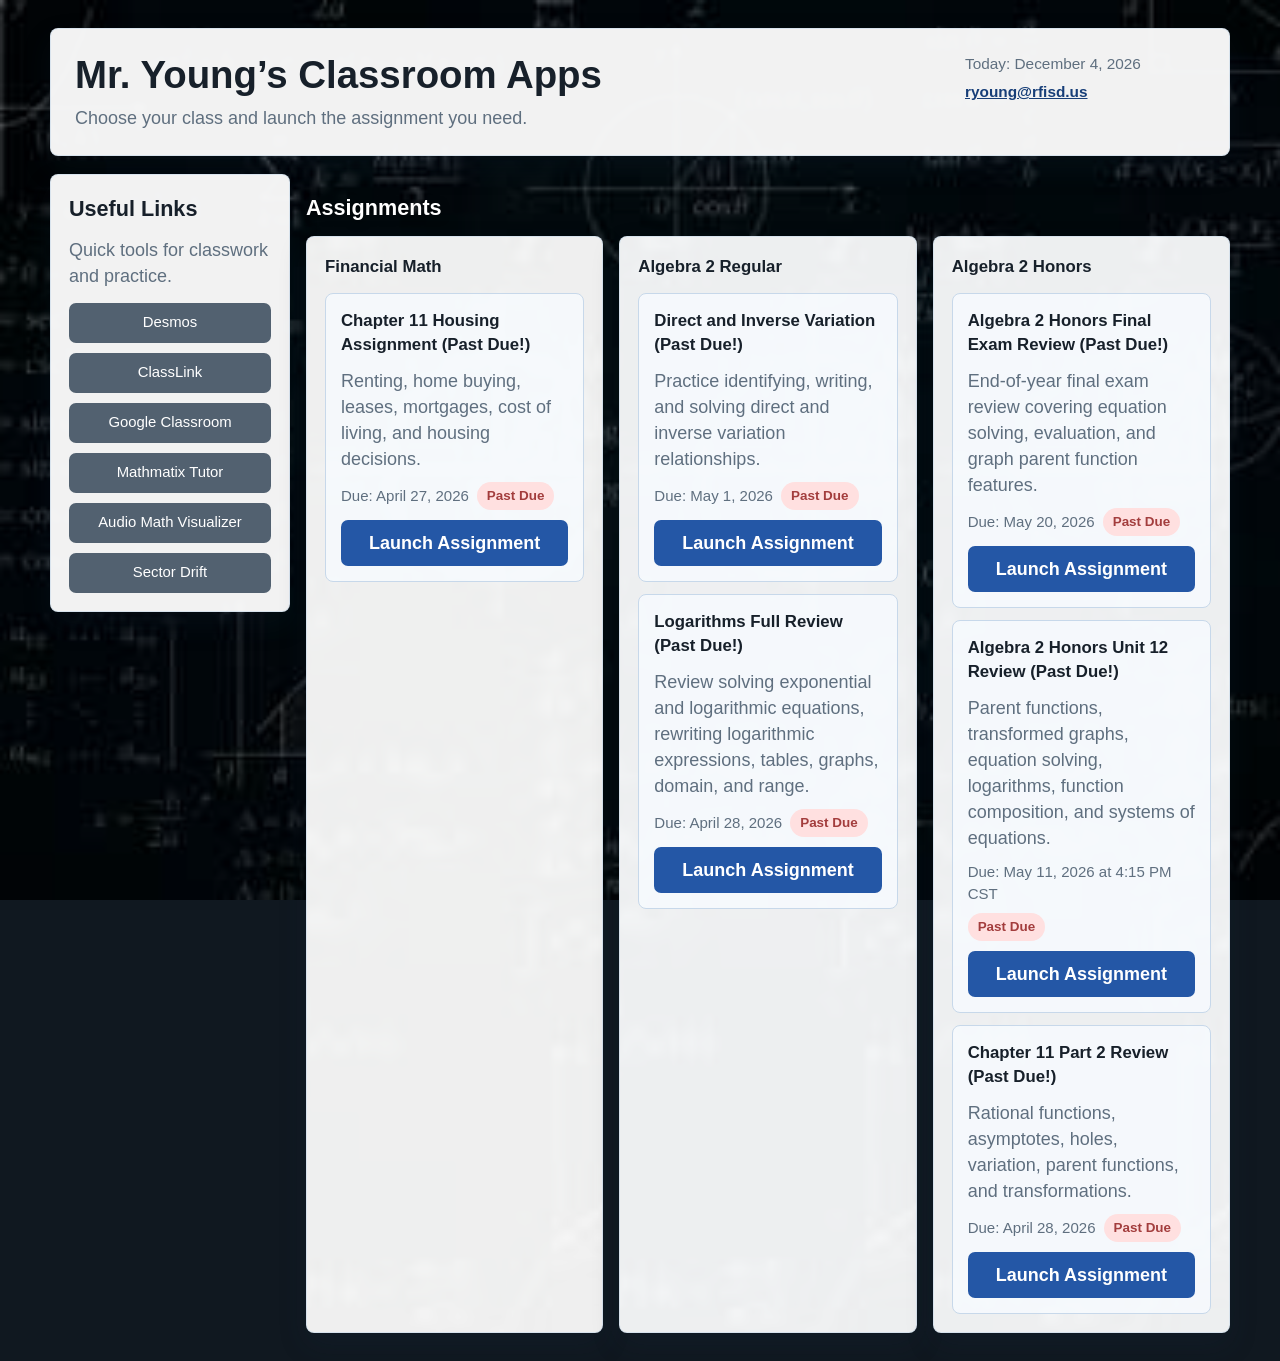
<file: index.html>
<!doctype html>
<html lang="en">
<head>
  <meta charset="UTF-8">
  <meta name="viewport" content="width=device-width, initial-scale=1">
  <title>Mr. Young&rsquo;s Classroom Apps</title>
  <style>
    :root {
      --bg: #eef4fa;
      --paper: #ffffff;
      --ink: #17202a;
      --muted: #5f6f7f;
      --blue: #2457a6;
      --blue-dark: #173e78;
      --green: #1f7a55;
      --gold: #8a6400;
      --red: #a33d3d;
      --line: #d5e1ed;
      --soft: #f6f9fc;
      --shadow: 0 12px 28px rgba(24, 44, 68, 0.18);
    }

    * {
      box-sizing: border-box;
    }

    body {
      margin: 0;
      min-height: 100vh;
      font-family: Arial, Helvetica, sans-serif;
      color: var(--ink);
      background-color: #101820;
      background-image: url('assets/bg-main.jpg');
      background-size: cover;
      background-position: center;
      background-attachment: fixed;
      background-repeat: no-repeat;
      font-size: 18px;
      line-height: 1.45;
      position: relative;
    }

    body::before {
      content: "";
      position: fixed;
      inset: 0;
      z-index: 0;
      pointer-events: none;
      background: rgba(0, 0, 0, 0.62);
    }

    main {
      width: min(1180px, calc(100% - 28px));
      margin: 0 auto;
      padding: 28px 0;
      position: relative;
      z-index: 1;
    }

    .hero,
    .course-column,
    .links-panel {
      background: rgba(255, 255, 255, 0.95);
      border: 1px solid rgba(213, 225, 237, 0.9);
      border-radius: 8px;
      box-shadow: var(--shadow);
      backdrop-filter: blur(2px);
    }

    .hero {
      padding: 24px;
      margin-bottom: 18px;
      display: grid;
      gap: 16px;
    }

    .hero-top {
      display: flex;
      justify-content: space-between;
      gap: 18px;
      flex-wrap: wrap;
      align-items: flex-start;
    }

    h1,
    h2,
    h3,
    p {
      margin: 0;
    }

    h1 {
      font-size: clamp(1.7rem, 3vw, 2.45rem);
      letter-spacing: 0;
      line-height: 1.15;
    }

    h2 {
      font-size: 1.35rem;
    }

    h3 {
      font-size: 1.05rem;
    }

    .subtitle,
    .muted {
      color: var(--muted);
    }

    .subtitle {
      margin-top: 8px;
    }

    .header-info {
      display: grid;
      gap: 6px;
      min-width: 240px;
      color: var(--muted);
      font-size: 0.96rem;
    }

    .header-info a {
      color: var(--blue-dark);
      font-weight: 700;
    }

    .section-block {
      margin-top: 18px;
    }

    .dashboard-layout {
      margin-top: 18px;
      display: grid;
      grid-template-columns: minmax(190px, 240px) minmax(0, 1fr);
      gap: 16px;
      align-items: start;
    }

    .section-title {
      margin: 0 0 12px;
    }

    .section-block > .section-title {
      color: #ffffff;
      text-shadow: 0 2px 8px rgba(0, 0, 0, 0.55);
    }

    .course-grid {
      display: grid;
      grid-template-columns: repeat(3, minmax(0, 1fr));
      gap: 16px;
    }

    .course-column {
      padding: 18px;
      display: grid;
      gap: 14px;
      align-content: start;
      background:
        linear-gradient(rgba(255, 255, 255, 0.94), rgba(255, 255, 255, 0.94)),
        url('assets/bg-main.jpg') center / cover no-repeat;
    }

    .course-column:nth-child(1) {
      background:
        linear-gradient(rgba(255, 255, 255, 0.93), rgba(255, 255, 255, 0.93)),
        url('assets/bg-finance.jpg') center / cover no-repeat;
    }

    .course-column:nth-child(2),
    .course-column:nth-child(3) {
      background:
        linear-gradient(rgba(255, 255, 255, 0.93), rgba(255, 255, 255, 0.93)),
        url('assets/bg-alg2.jpg') center / cover no-repeat;
    }

    .assignment-list {
      display: grid;
      gap: 12px;
    }

    .assignment-card {
      border: 1px solid #c7d8ea;
      background: rgba(246, 249, 252, 0.97);
      border-radius: 8px;
      padding: 15px;
      display: grid;
      gap: 10px;
    }

    .card-meta {
      display: flex;
      gap: 8px;
      align-items: center;
      flex-wrap: wrap;
      color: var(--muted);
      font-size: 0.94rem;
    }

    .status {
      display: inline-flex;
      align-items: center;
      border-radius: 999px;
      min-height: 28px;
      padding: 4px 10px;
      font-size: 0.84rem;
      font-weight: 700;
      background: #e8eef6;
      color: #33475b;
    }

    .status.upcoming {
      background: #e7f0ff;
      color: var(--blue-dark);
    }

    .status.due-today {
      background: #fff0c2;
      color: var(--gold);
    }

    .status.past-due {
      background: #ffe0e0;
      color: var(--red);
    }

    .launch-link,
    .useful-link {
      display: inline-flex;
      align-items: center;
      justify-content: center;
      min-height: 46px;
      border-radius: 7px;
      padding: 10px 14px;
      color: #ffffff;
      background: var(--blue);
      text-decoration: none;
      font-weight: 700;
    }

    .launch-link:hover,
    .launch-link:focus,
    .useful-link:hover,
    .useful-link:focus {
      background: var(--blue-dark);
      outline: none;
    }

    .empty-note {
      border: 1px dashed #c5d4e4;
      color: var(--muted);
      background: rgba(250, 252, 255, 0.96);
      border-radius: 8px;
      padding: 14px;
    }

    .links-panel {
      padding: 18px;
      display: grid;
      gap: 14px;
    }

    .links-grid {
      display: grid;
      grid-template-columns: repeat(5, minmax(0, 1fr));
      gap: 10px;
    }

    .sidebar-links .links-grid {
      grid-template-columns: 1fr;
    }

    .sidebar-links .useful-link {
      min-height: 40px;
      padding: 8px 10px;
      font-size: 0.93rem;
    }

    .useful-link {
      background: #526170;
      text-align: center;
      border: 0;
      cursor: pointer;
      font: inherit;
    }

    .modal-overlay {
      position: fixed;
      inset: 0;
      z-index: 10;
      display: flex;
      align-items: center;
      justify-content: center;
      padding: 18px;
      background: rgba(0, 0, 0, 0.64);
    }

    .modal-overlay[hidden] {
      display: none;
    }

    .pin-modal {
      width: min(420px, 100%);
      border: 1px solid rgba(213, 225, 237, 0.95);
      border-radius: 8px;
      background: rgba(255, 255, 255, 0.98);
      box-shadow: var(--shadow);
      padding: 20px;
      display: grid;
      gap: 14px;
    }

    .pin-modal label {
      display: grid;
      gap: 6px;
      color: var(--muted);
      font-weight: 700;
    }

    .pin-modal input {
      width: 100%;
      min-height: 46px;
      border: 1px solid #c7d8ea;
      border-radius: 7px;
      padding: 9px 12px;
      font: inherit;
      color: var(--ink);
      background: var(--soft);
    }

    .pin-actions {
      display: flex;
      gap: 10px;
      flex-wrap: wrap;
      justify-content: flex-end;
    }

    .pin-button {
      min-height: 42px;
      border: 0;
      border-radius: 7px;
      padding: 9px 14px;
      color: #ffffff;
      background: var(--blue);
      font: inherit;
      font-weight: 700;
      cursor: pointer;
    }

    .pin-button.secondary {
      background: #526170;
    }

    .pin-button:hover,
    .pin-button:focus {
      background: var(--blue-dark);
      outline: none;
    }

    .pin-message {
      min-height: 1.45em;
      color: var(--red);
      font-weight: 700;
    }

    @media (max-width: 920px) {
      .dashboard-layout {
        grid-template-columns: 1fr;
      }

      .course-grid {
        grid-template-columns: 1fr;
      }

      .links-grid {
        grid-template-columns: repeat(2, minmax(0, 1fr));
      }

      .sidebar-links .links-grid {
        grid-template-columns: 1fr;
      }
    }

    @media (max-width: 640px) {
      body {
        font-size: 17px;
      }

      main {
        padding: 18px 0;
      }

      .hero,
      .course-column,
      .links-panel {
        padding: 16px;
      }
    }
  </style>
  <script>
    // ===== EDIT ASSIGNMENT DATA HERE =====
    // Financial Math assignments
    const financialMathAssignments = [
      {
        title: 'Chapter 11 Housing Assignment',
        description: 'Renting, home buying, leases, mortgages, cost of living, and housing decisions.',
        link: '/classroom-apps/chapter-11-assignment/',
        dueDate: '2026-04-27'
      }
    ];

    // Algebra 2 Regular assignments
    const algebra2RegularAssignments = [
      {
        title: 'Direct and Inverse Variation',
        description: 'Practice identifying, writing, and solving direct and inverse variation relationships.',
        link: 'algebra-2-regular-direct-inverse-variation/',
        dueDate: '2026-05-01'
      },
      {
        title: 'Logarithms Full Review',
        description: 'Review solving exponential and logarithmic equations, rewriting logarithmic expressions, tables, graphs, domain, and range.',
        link: 'algebra-2-regular-logarithms-review/',
        dueDate: '2026-04-28'
      }
    ];

    // Algebra 2 Honors assignments
    const algebra2HonorsAssignments = [
      {
        title: 'Algebra 2 Honors Final Exam Review',
        description: 'End-of-year final exam review covering equation solving, evaluation, and graph parent function features.',
        link: 'algebra-2-honors-final-exam-review/',
        dueDate: '2026-05-20'
      },
      {
        title: 'Algebra 2 Honors Unit 12 Review',
        description: 'Parent functions, transformed graphs, equation solving, logarithms, function composition, and systems of equations.',
        link: 'algebra-2-honors-unit-12-review/',
        dueDate: '2026-05-11T16:15:00-06:00',
        dueDateLabel: 'May 11, 2026 at 4:15 PM CST'
      },
      {
        title: 'Chapter 11 Part 2 Review',
        description: 'Rational functions, asymptotes, holes, variation, parent functions, and transformations.',
        link: 'algebra-2-honors-ch11-part-2-review/',
        dueDate: '2026-04-28'
      }
    ];

    const courseSections = [
      { title: 'Financial Math', assignments: financialMathAssignments },
      { title: 'Algebra 2 Regular', assignments: algebra2RegularAssignments },
      { title: 'Algebra 2 Honors', assignments: algebra2HonorsAssignments }
    ];

    const SECTOR_DRIFT_PIN = "4242";
    const SECTOR_DRIFT_URL = 'games/sector-drift/';

    const usefulLinks = [
      { title: 'Desmos', link: 'https://www.desmos.com/calculator' },
      { title: 'ClassLink', link: 'https://myapps.classlink.com/home' },
      { title: 'Google Classroom', link: 'https://classroom.google.com/' },
      {
        title: 'Mathmatix Tutor',
        description: 'Learning-focused math tutor for guided help without just giving answers.',
        link: 'https://www.mathmatix.ai/'
      },
      {
        title: 'Audio Math Visualizer',
        description: 'Upload an MP3 or WAV file and watch math-inspired visuals react to the sound.',
        link: 'audio-math-visualizer/'
      },
      {
        title: 'Sector Drift',
        description: 'Enter the launch code to open Sector Drift.',
        link: SECTOR_DRIFT_URL,
        requiresPin: true
      }
    ];
    // ===== END EDITABLE DATA =====

    function localDateFromInput(dateText) {
      const [datePart] = dateText.split('T');
      const parts = datePart.split('-').map(Number);
      return new Date(parts[0], parts[1] - 1, parts[2]);
    }

    function startOfToday() {
      const now = new Date();
      return new Date(now.getFullYear(), now.getMonth(), now.getDate());
    }

    function formatDate(dateText, dueDateLabel) {
      if (dueDateLabel) return dueDateLabel;
      return localDateFromInput(dateText).toLocaleDateString(undefined, {
        year: 'numeric',
        month: 'long',
        day: 'numeric'
      });
    }

    function assignmentStatus(dueDate) {
      const today = startOfToday().getTime();
      const due = localDateFromInput(dueDate).getTime();
      if (due > today) return { label: 'Upcoming', className: 'upcoming' };
      if (due === today) return { label: 'Due Today', className: 'due-today' };
      return { label: 'Past Due', className: 'past-due' };
    }

    function escapeHtml(value) {
      return String(value).replace(/[&<>\"']/g, character => ({
        '&': '&amp;',
        '<': '&lt;',
        '>': '&gt;',
        '"': '&quot;',
        "'": '&#39;'
      }[character]));
    }

    function renderAssignments() {
      const container = document.getElementById('assignmentColumns');
      container.innerHTML = courseSections.map(section => {
        const cards = section.assignments.length
          ? section.assignments.map(assignment => {
              const status = assignmentStatus(assignment.dueDate);
              const pastDueTitle = status.className === 'past-due' ? ' (Past Due!)' : '';
              return `
                <article class="assignment-card">
                  <h3>${escapeHtml(assignment.title)}${pastDueTitle}</h3>
                  <p class="muted">${escapeHtml(assignment.description)}</p>
                  <div class="card-meta">
                    <span>Due: ${escapeHtml(formatDate(assignment.dueDate, assignment.dueDateLabel))}</span>
                    <span class="status ${status.className}">${status.label}</span>
                  </div>
                  <a class="launch-link" href="${escapeHtml(assignment.link)}" target="_blank" rel="noopener noreferrer">Launch Assignment</a>
                </article>
              `;
            }).join('')
          : '<p class="empty-note">No assignments posted yet.</p>';

        return `
          <section class="course-column" aria-label="${escapeHtml(section.title)} assignments">
            <h3>${escapeHtml(section.title)}</h3>
            <div class="assignment-list">${cards}</div>
          </section>
        `;
      }).join('');
    }

    function renderUsefulLinks() {
      document.getElementById('usefulLinks').innerHTML = usefulLinks.map(item => {
        const title = escapeHtml(item.title);
        const description = escapeHtml(item.description || item.title);

        if (item.requiresPin) {
          return `<button class="useful-link" type="button" data-sector-drift-gate title="${description}" aria-label="${description}">${title}</button>`;
        }

        return `<a class="useful-link" href="${escapeHtml(item.link)}" target="_blank" rel="noopener noreferrer" title="${description}" aria-label="${description}">${title}</a>`;
      }).join('');
    }

    function openSectorDriftGate() {
      const modal = document.getElementById('sectorDriftModal');
      const input = document.getElementById('sectorDriftPin');
      document.getElementById('sectorDriftMessage').textContent = '';
      input.value = '';
      modal.hidden = false;
      input.focus();
    }

    function closeSectorDriftGate() {
      document.getElementById('sectorDriftModal').hidden = true;
    }

    function submitSectorDriftPin(event) {
      event.preventDefault();
      const input = document.getElementById('sectorDriftPin');
      const message = document.getElementById('sectorDriftMessage');

      if (input.value.trim() === SECTOR_DRIFT_PIN) {
        window.location.href = SECTOR_DRIFT_URL;
        return;
      }

      message.textContent = 'Access denied. Ask Mr. Young for the launch code.';
      input.select();
    }

    function setupSectorDriftGate() {
      document.getElementById('usefulLinks').addEventListener('click', event => {
        const gateButton = event.target.closest('[data-sector-drift-gate]');
        if (gateButton) openSectorDriftGate();
      });

      document.getElementById('sectorDriftForm').addEventListener('submit', submitSectorDriftPin);
      document.getElementById('sectorDriftCancel').addEventListener('click', closeSectorDriftGate);
      document.getElementById('sectorDriftModal').addEventListener('click', event => {
        if (event.target.id === 'sectorDriftModal') closeSectorDriftGate();
      });
    }

    function renderToday() {
      const today = new Date();
      document.getElementById('todayText').textContent = 'Today: ' + today.toLocaleDateString(undefined, {
        year: 'numeric',
        month: 'long',
        day: 'numeric'
      });
    }

    document.addEventListener('DOMContentLoaded', () => {
      renderToday();
      renderAssignments();
      renderUsefulLinks();
      setupSectorDriftGate();
    });
  </script>
</head>
<body>
  <main>
    <header class="hero" aria-labelledby="page-title">
      <div class="hero-top">
        <div>
          <h1 id="page-title">Mr. Young&rsquo;s Classroom Apps</h1>
          <p class="subtitle">Choose your class and launch the assignment you need.</p>
        </div>
        <div class="header-info" aria-label="Teacher contact and date">
          <span id="todayText">Today</span>
          <a href="mailto:ryoung@rfisd.us" target="_blank" rel="noopener noreferrer">ryoung@rfisd.us</a>
        </div>
      </div>
    </header>

    <div class="dashboard-layout">
      <aside class="links-panel sidebar-links" aria-labelledby="links-title">
        <div>
          <h2 class="section-title" id="links-title">Useful Links</h2>
          <p class="muted">Quick tools for classwork and practice.</p>
        </div>
        <div class="links-grid" id="usefulLinks"></div>
      </aside>

      <section class="section-block assignments-panel" aria-labelledby="assignments-title">
        <h2 class="section-title" id="assignments-title">Assignments</h2>
        <div class="course-grid" id="assignmentColumns"></div>
      </section>
    </div>
  </main>

  <div class="modal-overlay" id="sectorDriftModal" hidden>
    <form class="pin-modal" id="sectorDriftForm" aria-labelledby="sector-drift-title">
      <h2 id="sector-drift-title">Sector Drift Launch Code</h2>
      <p class="muted">Enter the classroom PIN before opening Sector Drift.</p>
      <label for="sectorDriftPin">
        Launch code
        <input id="sectorDriftPin" name="sectorDriftPin" type="password" inputmode="numeric" autocomplete="off">
      </label>
      <p class="pin-message" id="sectorDriftMessage" aria-live="polite"></p>
      <div class="pin-actions">
        <button class="pin-button secondary" type="button" id="sectorDriftCancel">Cancel</button>
        <button class="pin-button" type="submit">Launch</button>
      </div>
    </form>
  </div>
</body>
</html>
</file>
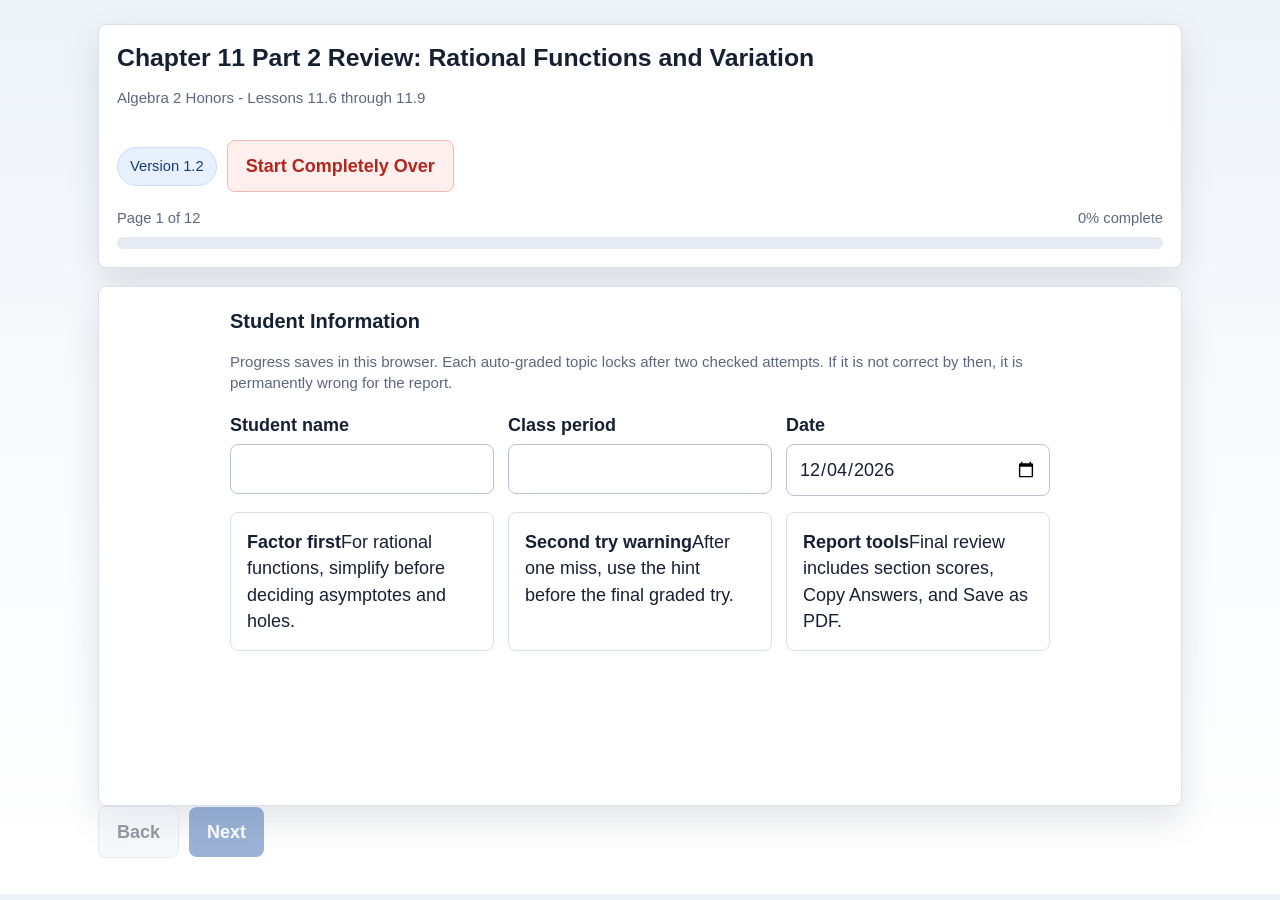
<file: algebra-2-honors-ch11-part-2-review/index.html>
<!doctype html>
<html lang='en'>
<head>
  <meta charset='utf-8'>
  <meta name='viewport' content='width=device-width, initial-scale=1'>
  <title>Chapter 11 Part 2 Review: Rational Functions and Variation</title>
  <style>
    :root{--ink:#172033;--muted:#5c677d;--line:#d9e0ea;--paper:#fff;--soft:#f4f7fb;--brand:#2457a6;--brand-2:#163b73;--green:#207245;--red:#b3261e;--amber:#8a5a00;--gold2:#fff8e7;--shadow:0 14px 34px rgba(23,32,51,.12);font-family:Arial,Helvetica,sans-serif}*{box-sizing:border-box}body{margin:0;background:linear-gradient(180deg,#eef3fa 0%,#f8fafc 45%,#fff 100%);color:var(--ink);font-size:18px;line-height:1.45}button,input,select,textarea{font:inherit}.app-shell{max-width:1120px;margin:0 auto;padding:24px 18px 36px}.topbar,.page{background:var(--paper);border:1px solid var(--line);border-radius:8px;box-shadow:var(--shadow)}.topbar{padding:18px;margin-bottom:18px}.title-row{display:flex;justify-content:space-between;align-items:flex-start;gap:16px;flex-wrap:wrap}.header-tools,.actions,.nav-actions{display:flex;align-items:center;gap:10px;flex-wrap:wrap}.header-tools{justify-content:flex-end}h1{font-size:1.55rem;line-height:1.18;margin:0 0 6px}h2{font-size:1.25rem;margin:0 0 12px}h3{font-size:1.05rem;margin:0 0 8px}.meta,.small-note,.field-help{color:var(--muted);font-size:.94rem}.pill{display:inline-flex;align-items:center;background:#e8f0fe;color:var(--brand-2);border:1px solid #c9dafb;border-radius:999px;padding:8px 12px;font-size:.92rem}.progress-wrap{margin-top:16px}.progress-label{display:flex;justify-content:space-between;gap:10px;color:var(--muted);font-size:.92rem;margin-bottom:7px}.progress-track{height:12px;background:#e6ebf3;border-radius:999px;overflow:hidden}.progress-fill{height:100%;width:0;background:var(--brand);border-radius:999px;transition:width .16s}.page{padding:20px;min-height:520px}.short-page{max-width:820px;margin:0 auto}.info-grid,.field-grid,.review-grid,.status-list,.tool-grid{display:grid;grid-template-columns:repeat(2,minmax(0,1fr));gap:14px}.info-grid{grid-template-columns:repeat(3,minmax(0,1fr));margin-top:18px}.tool-grid{grid-template-columns:repeat(3,minmax(0,1fr));margin-top:16px}label{display:block;font-weight:700;margin-bottom:6px}input[type='text'],input[type='date'],select,textarea{width:100%;border:1px solid #b8c3d4;border-radius:8px;padding:11px 12px;background:#fff;color:var(--ink);min-height:48px}textarea{min-height:150px;resize:vertical}input:disabled,select:disabled{background:#edf2f7;color:#526170}.note-band,.panel,.tool-card{border:1px solid var(--line);border-radius:8px;padding:16px}.note-band{background:var(--soft);border-left:6px solid var(--brand);margin-bottom:16px}.panel,.tool-card{background:#fff}.walkthrough{background:#fbfcff}.you-try{background:#fffdfa}.note-band ul,.walkthrough ol{margin:8px 0 0 22px;padding:0}.topic-grid{display:grid;grid-template-columns:minmax(0,1fr) minmax(0,1fr);gap:16px;align-items:start}.formula,.answer-format,.final-warning{display:block;font-weight:700;background:#f3f6fb;border:1px solid #dbe4f2;border-radius:7px;padding:10px 12px;margin:8px 0;overflow-x:auto}.answer-format{background:#eef6ff;border-color:#c7dcf6;color:var(--brand-2)}.final-warning{background:var(--gold2);border-color:#f0d28a;color:var(--amber)}.support-box{border:1px solid var(--line);border-radius:8px;background:#fff;overflow:hidden;margin-top:12px}.support-box summary{cursor:pointer;padding:10px 12px;font-weight:700;color:var(--brand-2)}.support-box div{border-top:1px solid var(--line);padding:10px 12px}.field-grid{display:grid;grid-template-columns:repeat(2,minmax(0,1fr));gap:12px;margin-top:14px}.field-grid.single{grid-template-columns:1fr}.btn{border:0;border-radius:8px;padding:12px 18px;min-height:48px;cursor:pointer;background:var(--brand);color:#fff;font-weight:700}.btn:hover:not(:disabled){background:var(--brand-2)}.btn.secondary{background:#edf2f8;color:var(--ink);border:1px solid #cbd5e1}.btn.print{background:var(--green)}.btn.reset{background:#fff0ee;color:var(--red);border:1px solid #f1b8b3}.btn:disabled{opacity:.45;cursor:not-allowed}.feedback{margin-top:12px;padding:12px;border-radius:8px;border:1px solid var(--line);background:#f7f9fc}.feedback.correct{background:#edf8f1;border-color:#b8dfc5;color:#155c34}.feedback.hint{background:#fff8e7;border-color:#f0d28a;color:var(--amber)}.feedback.locked{background:#fff0ee;border-color:#f1b8b3;color:var(--red)}.feedback.review{background:#edf8f1;border-color:#b8dfc5;color:#155c34}.status-card{border:1px solid var(--line);border-radius:8px;padding:12px;background:#fff}.status-card strong{display:block;margin-bottom:4px}.score-big{font-size:2.25rem;font-weight:800;margin:8px 0}.graph-card{border:1px solid var(--line);border-radius:8px;background:#fff;padding:12px;margin-top:10px}.graph-card svg{width:100%;max-width:420px;display:block;margin:auto}#printReport{display:none}
    @media(max-width:820px){body{font-size:17px}.topic-grid,.info-grid,.review-grid,.status-list,.field-grid,.tool-grid{grid-template-columns:1fr}.page{padding:16px}.header-tools{justify-content:flex-start}}
    @media print{body{background:#fff;color:#111;font-size:12pt}.app-shell{display:none!important}#printReport{display:block!important}.print-page{padding:.35in}.print-page h1{font-size:18pt;margin-bottom:8pt}.print-page h2{font-size:14pt;border-bottom:1px solid #333;padding-bottom:3pt;margin-top:16pt}.print-page p,.print-page li,.print-page td,.print-page th{font-size:11pt;line-height:1.35}.print-page table{width:100%;border-collapse:collapse;margin-top:8pt}.print-page th,.print-page td{border:1px solid #777;padding:5pt;text-align:left;vertical-align:top}.summary-box{border:1px solid #333;padding:8pt;margin:10pt 0}.no-break{break-inside:avoid}}
  </style>
</head>
<body>
  <main class='app-shell'>
    <header class='topbar'><div class='title-row'><div><h1>Chapter 11 Part 2 Review: Rational Functions and Variation</h1><p class='meta'>Algebra 2 Honors - Lessons 11.6 through 11.9</p></div><div class='header-tools'><div class='pill' id='versionPill'></div><button class='btn reset' id='resetBtn' type='button'>Start Completely Over</button></div></div><div class='progress-wrap' aria-label='Assignment progress'><div class='progress-label'><span id='pageLabel'>Page 1</span><span id='completionLabel'>0% complete</span></div><div class='progress-track'><div class='progress-fill' id='progressFill'></div></div></div></header>
    <section class='page' id='app' aria-live='polite'></section>
    <nav class='nav-actions' aria-label='Page navigation'><button class='btn secondary' id='backBtn' type='button'>Back</button><button class='btn' id='nextBtn' type='button'>Next</button></nav>
  </main>
  <section id='printReport' aria-hidden='true'></section>

  <script>
    // Teacher edit area: update topics, prompts, answers, hints, and explanations here.
    const ASSIGNMENT={course:`Algebra 2 Honors`,title:`Chapter 11 Part 2 Review: Rational Functions and Variation`,version:`1.2`,storageKey:`a2h-ch11-part2-review-v2`,teacherReviewPoints:1};
    const TOPICS=[
      {title:`Vertical Asymptotes`,skill:`vertical asymptotes after simplification`,notes:[`Vertical asymptotes come from x-values that make the simplified denominator equal zero.`,`A canceled factor creates a hole, not a vertical asymptote.`],walk:{problem:`Find the vertical asymptotes of f(x)=[(x-3)(x+2)]/[(x+2)(x-1)(x+4)].`,steps:[`Cancel the common factor (x+2), so x=-2 is a hole.`,`The remaining denominator is (x-1)(x+4).`,`Vertical asymptotes are x=1 and x=-4.`]},question:{id:`q1`,mode:`unorderedNumbers`,prompt:`For f(x)=[(x+1)(x-4)]/[(x-4)(x+5)(x-2)], enter the two vertical asymptotes after simplification.`,format:`Type the two x-values only. Order does not matter.`,fields:[{key:`va1`,label:`Vertical asymptote 1`,kind:`number`,placeholder:`x =`},{key:`va2`,label:`Vertical asymptote 2`,kind:`number`,placeholder:`x =`}],answers:[-5,2],hint:`Cancel the common factor first. The canceled zero is a hole.`,correctFeedback:`Correct.`,solution:`Cancel (x-4). The remaining denominator is (x+5)(x-2), so x=-5 and x=2.`}},
      {title:`Horizontal Asymptotes by Leading Terms`,skill:`horizontal asymptotes from leading terms`,notes:[`For large x-values, the highest-degree terms control the end behavior.`,`If degrees match, use the ratio of leading coefficients.`],walk:{problem:`Find the horizontal asymptote of h(x)=(8x^4-3x+1)/(2x^4+5x^2-7).`,steps:[`Use leading terms: 8x^4/2x^4.`,`The ratio is 4.`,`Horizontal asymptote: y=4.`]},question:{id:`q2`,mode:`fields`,prompt:`Find the horizontal asymptote of h(x)=(9x^3-4x+1)/(3x^3+8). Enter the y-value.`,format:`Type the y-value only.`,fields:[{key:`ha`,label:`Horizontal asymptote y =`,kind:`number`,answer:3,placeholder:`y =`}],hint:`Compare 9x^3 and 3x^3.`,correctFeedback:`Correct.`,solution:`9x^3/3x^3=3, so y=3.`}},
      {title:`Horizontal Asymptotes by Degree Comparison`,skill:`horizontal asymptotes from degree comparison`,notes:[`Numerator degree less than denominator degree gives y=0.`,`Equal degrees use leading coefficient ratio.`,`Numerator degree greater than denominator degree gives no horizontal asymptote.`],walk:{problem:`Decide the horizontal asymptote for p(x)=(5x^4-1)/(x^2+6).`,steps:[`Numerator degree 4 is greater than denominator degree 2.`,`There is no horizontal asymptote.`]},question:{id:`q3`,mode:`fields`,prompt:`For r(x)=(4x^2-7)/(2x^3+1), choose the horizontal asymptote.`,format:`Choose one.`,fields:[{key:`choice`,label:`Horizontal asymptote`,kind:`select`,answer:`y = 0`,options:[``,`y = 0`,`y = 2`,`y = 4`,`No horizontal asymptote`]}],hint:`Compare degrees: numerator degree 2 and denominator degree 3.`,correctFeedback:`Correct.`,solution:`The denominator degree is larger, so the horizontal asymptote is y=0.`}},
      {title:`Holes and Removable Discontinuities`,skill:`holes and removable discontinuities`,notes:[`A hole happens when the same factor cancels from numerator and denominator.`,`The canceled factor gives the x-coordinate of the hole.`,`Plug that x-value into the simplified function to find y.`],walk:{problem:`Find the hole of f(x)=[(x+1)(x-4)]/[(x+1)(x+3)].`,steps:[`The common factor (x+1) cancels, so x=-1.`,`The simplified function is (x-4)/(x+3).`,`At x=-1, y=-5/2.`]},question:{id:`q4`,mode:`fields`,prompt:`Find the hole of f(x)=[(x-3)(x+2)]/[(x-3)(x-5)]. Enter the x- and y-values.`,format:`Fractions like -5/2 or decimals like -2.5 are accepted.`,fields:[{key:`x`,label:`Hole x-value`,kind:`number`,answer:3,placeholder:`x =`},{key:`y`,label:`Hole y-value`,kind:`number`,answer:-2.5,placeholder:`y =`}],hint:`The canceled factor gives x. Then use the simplified function for y.`,correctFeedback:`Correct.`,solution:`Cancel (x-3), so x=3. Then (x+2)/(x-5) gives 5/-2=-2.5.`}},
      {title:`Direct Variation`,skill:`direct variation equations`,notes:[`Direct variation has form y=kx.`,`The constant of variation is k=y/x.`],walk:{problem:`If y varies directly with x and y=10 when x=4, find k.`,steps:[`Use y=kx.`,`10=4k.`,`k=10/4=2.5.`]},question:{id:`q5`,mode:`fields`,prompt:`y varies directly with x. If y=18 when x=6, what is k?`,format:`Type the value of k only.`,fields:[{key:`k`,label:`k`,kind:`number`,answer:3,placeholder:`k =`}],hint:`For direct variation, divide y by x.`,correctFeedback:`Correct.`,solution:`k=18/6=3.`}},
      {title:`Inverse Variation`,skill:`inverse variation equations`,notes:[`Inverse variation has form y=k/x.`,`The constant of variation is k=xy.`],walk:{problem:`If y varies inversely with x and y=12 when x=3, find k.`,steps:[`Use y=k/x.`,`12=k/3.`,`k=36.`]},question:{id:`q6`,mode:`fields`,prompt:`y varies inversely with x. If y=7 when x=5, what is k?`,format:`Type the value of k only.`,fields:[{key:`k`,label:`k`,kind:`number`,answer:35,placeholder:`k =`}],hint:`For inverse variation, multiply x and y.`,correctFeedback:`Correct.`,solution:`k=5*7=35.`}},
      {title:`Parent Function f(x)=1/x`,skill:`features of f(x)=1/x`,notes:[`f(x)=1/x has vertical asymptote x=0 and horizontal asymptote y=0.`,`The domain and range both exclude 0.`],walk:{problem:`Describe the parent function f(x)=1/x.`,steps:[`Division by zero is not allowed, so x=0 is the vertical asymptote.`,`As x gets large, y approaches 0, so y=0 is the horizontal asymptote.`]},graph:`oneOverX`,question:{id:`q7`,mode:`fields`,prompt:`Complete the key features of f(x)=1/x.`,format:`Type 0 for each asymptote and choose the matching domain and range.`,fields:[{key:`va`,label:`Vertical asymptote x =`,kind:`number`,answer:0,placeholder:`x =`},{key:`ha`,label:`Horizontal asymptote y =`,kind:`number`,answer:0,placeholder:`y =`},{key:`domain`,label:`Domain`,kind:`select`,answer:`all real x except 0`,options:[``,`all real x except 0`,`all real x`,`x > 0`,`x < 0`]},{key:`range`,label:`Range`,kind:`select`,answer:`all real y except 0`,options:[``,`all real y except 0`,`all real y`,`y > 0`,`y < 0`]}],hint:`Both asymptotes are axes. Division by zero explains the domain.`,correctFeedback:`Correct.`,solution:`VA x=0, HA y=0, domain all real x except 0, range all real y except 0.`}},
      {title:`Parent Function f(x)=1/x^2`,skill:`features of f(x)=1/x^2`,notes:[`f(x)=1/x^2 is always positive except where undefined.`,`It has vertical asymptote x=0 and horizontal asymptote y=0.`,`The range is y>0.`],walk:{problem:`Describe f(x)=1/x^2.`,steps:[`x=0 is not allowed.`,`Because x^2 is positive for nonzero x, y is positive.`,`Range is y>0.`]},graph:`oneOverXSquared`,question:{id:`q8`,mode:`fields`,prompt:`Complete the key features of f(x)=1/x^2.`,format:`Use dropdowns for domain and range.`,fields:[{key:`va`,label:`Vertical asymptote x =`,kind:`number`,answer:0,placeholder:`x =`},{key:`ha`,label:`Horizontal asymptote y =`,kind:`number`,answer:0,placeholder:`y =`},{key:`domain`,label:`Domain`,kind:`select`,answer:`all real x except 0`,options:[``,`all real x except 0`,`all real x`,`x > 0`,`x < 0`]},{key:`range`,label:`Range`,kind:`select`,answer:`y > 0`,options:[``,`all real y except 0`,`all real y`,`y > 0`,`y < 0`]}],hint:`The squared denominator makes outputs positive, but x=0 is still not allowed.`,correctFeedback:`Correct.`,solution:`VA x=0, HA y=0, domain all real x except 0, range y>0.`}},
      {title:`Transformations of Rational Parent Functions`,skill:`rational parent transformations`,notes:[`The form a/(x-h)+k shifts f(x)=1/x right h and up k.`,`The vertical asymptote is x=h and the horizontal asymptote is y=k.`,`A negative a reflects the graph over the x-axis.`],walk:{problem:`Describe g(x)=2/(x-3)+4.`,steps:[`h=3, so the graph shifts right 3 and has vertical asymptote x=3.`,`k=4, so it shifts up 4 and has horizontal asymptote y=4.`,`a=2 creates a vertical stretch.`]},question:{id:`q9`,mode:`fields`,prompt:`For g(x)=-3/(x+2)-5, choose the transformation facts.`,format:`Use the form a/(x-h)+k.`,fields:[{key:`va`,label:`Vertical asymptote`,kind:`select`,answer:`x = -2`,options:[``,`x = -2`,`x = 2`,`x = -5`,`x = 5`]},{key:`ha`,label:`Horizontal asymptote`,kind:`select`,answer:`y = -5`,options:[``,`y = -2`,`y = 2`,`y = -5`,`y = 5`]},{key:`reflect`,label:`Reflection`,kind:`select`,answer:`reflected over the x-axis`,options:[``,`reflected over the x-axis`,`reflected over the y-axis`,`no reflection`]}],hint:`Rewrite x+2 as x-(-2). The outside -5 is k. The negative numerator reflects over the x-axis.`,correctFeedback:`Correct.`,solution:`x+2 means h=-2, so VA x=-2. k=-5, so HA y=-5. The negative coefficient reflects over the x-axis.`}}
    ];
    const REFLECTION={prompt:`Choose one rational function or variation topic you missed or found difficult. Explain the first step you will check next time.`,minLength:20};
    // End teacher edit area.

    const PAGES=[{type:`student`}].concat(TOPICS.map((_,i)=>({type:`topic`,topicIndex:i})),[{type:`reflection`},{type:`review`}]);
    let state=loadState();
    function freshState(){return{appVersion:ASSIGNMENT.version,page:0,student:{name:``,period:``,date:new Date().toISOString().slice(0,10)},answers:{},teacherReview:{reflection:``},pdfCreated:false};}
    function loadState(){const fresh=freshState();try{const saved=JSON.parse(localStorage.getItem(ASSIGNMENT.storageKey));if(!saved||saved.appVersion!==ASSIGNMENT.version)return fresh;return Object.assign(fresh,saved,{student:Object.assign(fresh.student,saved.student||{}),answers:Object.assign({},saved.answers||{}),teacherReview:Object.assign(fresh.teacherReview,saved.teacherReview||{})});}catch(e){return fresh;}}
    function saveState(){localStorage.setItem(ASSIGNMENT.storageKey,JSON.stringify(state));}
    function escapeHtml(value){return String(value??``).replace(/[&<>']/g,ch=>({"&":"&amp;","<":"&lt;",">":"&gt;","'":"&#39;"}[ch]));}
    function escapeAttr(value){return escapeHtml(value).replace(/"/g,`&quot;`);}
    function formatDate(dateText){if(!dateText)return``;const p=dateText.split(`-`).map(Number);return new Date(p[0],p[1]-1,p[2]).toLocaleDateString(undefined,{year:`numeric`,month:`long`,day:`numeric`});}
    function getQuestionRecord(q){if(!state.answers[q.id])state.answers[q.id]={values:{},attempts:0,locked:false,correct:false,score:0,feedback:``,feedbackType:``};return state.answers[q.id];}
    function renderApp(){if(state.page<0||state.page>=PAGES.length)state.page=0;const page=PAGES[state.page],app=document.getElementById(`app`);if(page.type===`student`)app.innerHTML=renderStudentPage();if(page.type===`topic`)app.innerHTML=renderTopicPage(TOPICS[page.topicIndex],page.topicIndex);if(page.type===`reflection`)app.innerHTML=renderReflectionPage();if(page.type===`review`)app.innerHTML=renderReviewPage();renderNav();if(page.type===`reflection`)updateTeacherStatus();}
    function renderStudentPage(){return`<div class='short-page'><h2>Student Information</h2><p class='meta'>Progress saves in this browser. Each auto-graded topic locks after two checked attempts. If it is not correct by then, it is permanently wrong for the report.</p><div class='info-grid'><div><label for='studentName'>Student name</label><input id='studentName' type='text' autocomplete='name' value='${escapeAttr(state.student.name)}' oninput='updateStudent(&quot;name&quot;,this.value)'></div><div><label for='classPeriod'>Class period</label><input id='classPeriod' type='text' value='${escapeAttr(state.student.period)}' oninput='updateStudent(&quot;period&quot;,this.value)'></div><div><label for='studentDate'>Date</label><input id='studentDate' type='date' value='${escapeAttr(state.student.date)}' oninput='updateStudent(&quot;date&quot;,this.value)'></div></div><div class='tool-grid'><div class='tool-card'><strong>Factor first</strong><span>For rational functions, simplify before deciding asymptotes and holes.</span></div><div class='tool-card'><strong>Second try warning</strong><span>After one miss, use the hint before the final graded try.</span></div><div class='tool-card'><strong>Report tools</strong><span>Final review includes section scores, Copy Answers, and Save as PDF.</span></div></div></div>`;}
    function renderTopicPage(topic,index){const q=topic.question,rec=getQuestionRecord(q);return`<article><div class='note-band'><h2>${index+1}. ${escapeHtml(topic.title)}</h2><ul>${topic.notes.map(note=>`<li>${escapeHtml(note)}</li>`).join(``)}</ul></div><div class='topic-grid'><section class='panel walkthrough'><h3>Walkthrough</h3><p><span class='formula'>${escapeHtml(topic.walk.problem)}</span></p><ol>${topic.walk.steps.map(step=>`<li>${escapeHtml(step)}</li>`).join(``)}</ol>${topic.graph?renderGraph(topic.graph):``}</section><section class='panel you-try'><h3>You Try</h3><p>${escapeHtml(q.prompt)}</p><div class='answer-format'>${escapeHtml(q.format)}</div>${renderQuestionFields(q,rec)}${supportPanel(q,rec)}<div class='actions'><div class='small-note'>Attempts used: ${rec.attempts} of 2</div>${rec.locked?``:`<button class='btn' type='button' onclick='checkQuestion(&quot;${q.id}&quot;)'>Check Answer</button>`}</div>${rec.feedback?`<div class='feedback ${rec.feedbackType}'>${escapeHtml(rec.feedback)}</div>`:``}</section></div></article>`;}
    function supportPanel(q,rec){const warning=!rec.locked&&rec.attempts===1?`<div class='final-warning'>Final graded try: review the hint before checking again. A second incorrect check locks the whole problem as wrong.</div>`:``;const solution=rec.locked?`<p><strong>Worked explanation:</strong> ${escapeHtml(q.solution)}</p>`:``;return`${warning}<details class='support-box'><summary>I'm stuck - show a hint</summary><div><p><strong>Hint:</strong> ${escapeHtml(q.hint)}</p>${solution}</div></details>`;}
    function renderGraph(kind){const path=kind===`oneOverXSquared`?`M55 45 C95 65,115 170,205 190 M255 190 C345 170,365 65,405 45`:`M55 185 C115 150,150 108,205 45 M255 185 C310 120,345 80,405 45`;return`<div class='graph-card'><svg viewBox='0 0 460 240' role='img' aria-label='Parent rational graph'><rect width='460' height='240' fill='#fff'></rect><line x1='35' y1='120' x2='425' y2='120' stroke='#5c677d' stroke-width='2'></line><line x1='230' y1='25' x2='230' y2='215' stroke='#5c677d' stroke-width='2'></line><line x1='230' y1='25' x2='230' y2='215' stroke='#b3261e' stroke-width='2' stroke-dasharray='7 6'></line><line x1='35' y1='120' x2='425' y2='120' stroke='#b3261e' stroke-width='2' stroke-dasharray='7 6'></line><path d='${path}' fill='none' stroke='#2457a6' stroke-width='4' stroke-linecap='round'></path><text x='238' y='40' fill='#b3261e' font-size='14'>x=0</text><text x='360' y='112' fill='#b3261e' font-size='14'>y=0</text></svg></div>`;}
    function renderQuestionFields(q,rec){const single=q.fields.length===1?` single`:``;return`<div class='field-grid${single}'>${q.fields.map((field,index)=>renderField(q,field,index,rec)).join(``)}</div>`;}
    function renderField(q,field,index,rec){const key=field.key||`field${index}`,value=rec.values[key]||``,disabled=rec.locked?`disabled`:``;if(field.kind===`select`)return`<div><label for='${q.id}-${key}'>${escapeHtml(field.label)}</label><select id='${q.id}-${key}' ${disabled} onchange='setQuestionValue(&quot;${q.id}&quot;,&quot;${key}&quot;,this.value)'>${field.options.map(option=>`<option value='${escapeAttr(option)}' ${option===value?`selected`:``}>${option?escapeHtml(option):`Choose one`}</option>`).join(``)}</select></div>`;return`<div><label for='${q.id}-${key}'>${escapeHtml(field.label)}</label><input id='${q.id}-${key}' type='text' inputmode='decimal' ${disabled} value='${escapeAttr(value)}' placeholder='${escapeAttr(field.placeholder||``)}' oninput='setQuestionValue(&quot;${q.id}&quot;,&quot;${key}&quot;,this.value)'><div class='field-help'>Fractions like -5/2 or decimals like -2.5 are accepted.</div></div>`;}
    function renderReflectionPage(){return`<div class='short-page'><h2>Final Reflection</h2><p>${escapeHtml(REFLECTION.prompt)}</p><label for='reflectionText'>Teacher-review response</label><textarea id='reflectionText' oninput='updateTeacherReview(this.value)'>${escapeHtml(state.teacherReview.reflection)}</textarea><div id='teacherStatus' class='feedback hint'>Please write a complete response before continuing.</div><p class='small-note'>This is completion credit and is included in the PDF for teacher review.</p></div>`;}
    function renderReviewPage(){const scores=calculateScores(),complete=allComplete();return`<div><h2>Final Review</h2><p class='meta'>Review your score and information before saving or copying answers.</p><div class='review-grid'><section class='panel'><h3>Current Score</h3><div class='score-big'>${scores.finalScore}/100</div><p>Auto-graded: ${scores.autoEarned} / ${TOPICS.length}</p><p>Teacher-review completion: ${scores.teacherEarned} / ${ASSIGNMENT.teacherReviewPoints}</p></section><section class='panel'><h3>Student</h3><p><strong>Name:</strong> ${escapeHtml(state.student.name||`Not entered`)}</p><p><strong>Period:</strong> ${escapeHtml(state.student.period||`Not entered`)}</p><p><strong>Date:</strong> ${escapeHtml(formatDate(state.student.date)||`Not entered`)}</p></section></div><div class='status-list' style='margin-top:16px;'>${scores.sections.map(s=>`<div class='status-card'><strong>${escapeHtml(s.title)}</strong><span>${s.earned} / 1</span></div>`).join(``)}</div><div class='note-band' style='margin-top:16px;'><h3>Study Summary</h3><p>${escapeHtml(studySummary(scores.missedSkills))}</p></div><div class='actions'><p class='small-note'>${complete?`Ready for Copy Answers or PDF.`:`Complete every required page before final tools appear.`}</p>${complete?`<button class='btn secondary' type='button' onclick='copyAnswers()'>Copy Answers</button><button class='btn print' type='button' onclick='saveAsPdf()'>Save as PDF</button>`:``}</div></div>`;}
    function getQuestionRecord(q){if(!state.answers[q.id])state.answers[q.id]={values:{},attempts:0,locked:false,correct:false,score:0,feedback:``,feedbackType:``};return state.answers[q.id];}
    function updateStudent(field,value){state.student[field]=value;saveState();renderNav();}
    function setQuestionValue(qid,key,value){const q=findQuestion(qid),rec=getQuestionRecord(q);if(rec.locked)return;rec.values[key]=value;saveState();renderNav();}
    function allFieldsFilled(q,values){return q.fields.every((field,index)=>String(values[field.key||`field${index}`]||``).trim().length>0);}
    function parseMathNumber(value){let text=String(value||``).trim().toLowerCase().replace(/\s+/g,``).replace(/,/g,``).replace(/^[xyk]=/,``);if(/^-?\d+(\.\d+)?\/-?\d+(\.\d+)?$/.test(text)){const p=text.split(`/`).map(Number);if(p[1]!==0)return p[0]/p[1];}const n=Number(text);return Number.isFinite(n)?n:NaN;}
    function nearlyEqual(a,b,tolerance=.02){return Number.isFinite(a)&&Math.abs(a-b)<=tolerance;}
    function checkQuestion(qid){const q=findQuestion(qid),rec=getQuestionRecord(q);if(rec.locked)return;if(!allFieldsFilled(q,rec.values)){rec.feedback=`Complete each blank before checking your answer.`;rec.feedbackType=`hint`;saveState();renderApp();return;}const grade=gradeQuestion(q,rec.values);rec.attempts+=1;if(grade.full){rec.locked=true;rec.correct=true;rec.score=1;rec.feedback=q.correctFeedback;rec.feedbackType=`correct`;}else if(rec.attempts<2){rec.feedback=grade.correctCount>0?`Some parts are on track. Hint: ${q.hint}`:q.hint;rec.feedbackType=`hint`;}else{rec.locked=true;rec.correct=false;rec.score=0;rec.feedback=`Not quite. This problem is now locked as wrong. ${q.solution}`;rec.feedbackType=`locked`;}saveState();renderApp();}
    function gradeQuestion(q,values){if(q.mode===`unorderedNumbers`){const nums=q.fields.map((field,index)=>parseMathNumber(values[field.key||`field${index}`]));const used=new Array(q.answers.length).fill(false);let correctCount=0;nums.forEach(num=>{const idx=q.answers.findIndex((answer,i)=>!used[i]&&nearlyEqual(num,answer));if(idx>=0){used[idx]=true;correctCount++;}});return{correctCount,total:q.answers.length,full:correctCount===q.answers.length};}let correctCount=0;q.fields.forEach((field,index)=>{const key=field.key||`field${index}`,value=values[key];if(field.kind===`number`&&nearlyEqual(parseMathNumber(value),field.answer))correctCount++;if(field.kind===`select`&&value===field.answer)correctCount++;});return{correctCount,total:q.fields.length,full:correctCount===q.fields.length};}
    function findQuestion(qid){const topic=TOPICS.find(t=>t.question.id===qid);if(!topic)throw new Error(`Question not found: `+qid);return topic.question;}
    function updateTeacherReview(value){state.teacherReview.reflection=value;saveState();updateTeacherStatus();renderNav();}
    function teacherReviewComplete(){return String(state.teacherReview.reflection||``).trim().length>=REFLECTION.minLength;}
    function updateTeacherStatus(){const box=document.getElementById(`teacherStatus`);if(!box)return;if(teacherReviewComplete()){box.className=`feedback review`;box.textContent=`Teacher review needed. This response will be included in the PDF.`;}else{box.className=`feedback hint`;box.textContent=`Please write a complete response before continuing.`;}}
    function questionComplete(topic){return getQuestionRecord(topic.question).locked;}
    function studentInfoComplete(){return Boolean(String(state.student.name||``).trim()&&String(state.student.period||``).trim()&&String(state.student.date||``).trim());}
    function allComplete(){return studentInfoComplete()&&TOPICS.every(questionComplete)&&teacherReviewComplete();}
    function canAdvance(){const page=PAGES[state.page];if(page.type===`student`)return studentInfoComplete();if(page.type===`topic`)return questionComplete(TOPICS[page.topicIndex]);if(page.type===`reflection`)return teacherReviewComplete();return false;}
    function renderNav(){const backBtn=document.getElementById(`backBtn`),nextBtn=document.getElementById(`nextBtn`),pageLabel=document.getElementById(`pageLabel`),completionLabel=document.getElementById(`completionLabel`),progressFill=document.getElementById(`progressFill`);const progress=Math.round((state.page/(PAGES.length-1))*100);pageLabel.textContent=`Page ${state.page+1} of ${PAGES.length}`;completionLabel.textContent=`${progress}% complete`;progressFill.style.width=`${progress}%`;backBtn.disabled=state.page===0;nextBtn.style.visibility=PAGES[state.page].type===`review`?`hidden`:`visible`;nextBtn.disabled=!canAdvance();document.getElementById(`versionPill`).textContent=`Version ${ASSIGNMENT.version}`;}
    function goBack(){if(state.page>0){state.page-=1;saveState();renderApp();}}
    function goNext(){if(!canAdvance())return;if(state.page<PAGES.length-1){state.page+=1;saveState();renderApp();window.scrollTo({top:0,behavior:`smooth`});}}
    function calculateScores(){const sections=TOPICS.map(topic=>{const rec=getQuestionRecord(topic.question);return{title:topic.title,skill:topic.skill,earned:Number(rec.score||0),max:1};});const autoEarned=sections.reduce((sum,s)=>sum+s.earned,0);const teacherEarned=teacherReviewComplete()?ASSIGNMENT.teacherReviewPoints:0;const finalScore=Math.round(((autoEarned+teacherEarned)/(TOPICS.length+ASSIGNMENT.teacherReviewPoints))*100);const missedSkills=sections.filter(s=>s.earned<s.max).map(s=>s.skill);return{sections,autoEarned,teacherEarned,finalScore,missedSkills};}
    function joinList(items){if(!items.length)return``;if(items.length===1)return items[0];if(items.length===2)return`${items[0]} and ${items[1]}`;return`${items.slice(0,-1).join(`, `)}, and ${items[items.length-1]}`;}
    function studySummary(missedSkills){if(!missedSkills.length)return`This student is showing strong readiness across rational functions, asymptotes, holes, parent functions, transformations, and variation equations.`;return`This student should review ${joinList(missedSkills)}. A helpful next step is to redo those walkthroughs, factor before choosing asymptotes, and show the setup for variation equations before calculating k.`;}
    function studentAnswerText(q){const rec=getQuestionRecord(q);return q.fields.map((field,index)=>`${field.label}: ${escapeHtml(rec.values[field.key||`field${index}`]||`blank`)}`).join(`; `);}
    function correctAnswerText(q){if(q.mode===`unorderedNumbers`)return q.answers.map(answer=>`x = ${answer}`).join(` and `);return q.fields.map(field=>`${field.label} ${field.answer}`).join(`; `);}
    function answerReport(){const scores=calculateScores();return`${ASSIGNMENT.title}\nStudent: ${state.student.name}\nPeriod: ${state.student.period}\nDate: ${state.student.date}\nFinal Score: ${scores.finalScore}/100\n\n`+TOPICS.map(topic=>{const q=topic.question,rec=getQuestionRecord(q);return`${topic.title}\nStudent answer: ${studentAnswerText(q)}\nResult: ${rec.score?`Correct`:`Incorrect`}\nCorrect/guide: ${correctAnswerText(q)}\n`;}).join(`\n`)+`\nReflection: ${state.teacherReview.reflection}`;}
    async function copyAnswers(){const text=answerReport();try{await navigator.clipboard.writeText(text);alert(`Answers copied.`);}catch(e){const box=document.createElement(`textarea`);box.value=text;document.body.appendChild(box);box.select();document.execCommand(`copy`);box.remove();alert(`Answers copied.`);}}
    function saveAsPdf(){if(!allComplete())return;buildPrintReport();state.pdfCreated=true;saveState();setTimeout(()=>window.print(),100);}
    function buildPrintReport(){const scores=calculateScores();document.getElementById(`printReport`).innerHTML=`<div class='print-page'><h1>${escapeHtml(ASSIGNMENT.title)}</h1><p><strong>Course:</strong> ${escapeHtml(ASSIGNMENT.course)}</p><p><strong>Student:</strong> ${escapeHtml(state.student.name)} &nbsp; <strong>Period:</strong> ${escapeHtml(state.student.period)} &nbsp; <strong>Date:</strong> ${escapeHtml(formatDate(state.student.date))}</p><p><strong>Version:</strong> ${escapeHtml(ASSIGNMENT.version)} &nbsp; <strong>Final Score:</strong> ${scores.finalScore}/100</p><div class='summary-box'><strong>Study Summary:</strong> ${escapeHtml(studySummary(scores.missedSkills))}</div><h2>Score Breakdown</h2><table><thead><tr><th>Section</th><th>Score</th><th>Skill</th></tr></thead><tbody>${scores.sections.map(s=>`<tr><td>${escapeHtml(s.title)}</td><td>${s.earned} / ${s.max}</td><td>${escapeHtml(s.skill)}</td></tr>`).join(``)}<tr><td>Teacher-Review Reflection</td><td>${scores.teacherEarned} / ${ASSIGNMENT.teacherReviewPoints}</td><td>mathematical explanation</td></tr></tbody></table><h2>Missed Skills</h2><p>${scores.missedSkills.length?escapeHtml(joinList(scores.missedSkills)):`No missed auto-graded skills.`}</p><h2>Independent Answers</h2><table><thead><tr><th>Topic</th><th>Student Answer</th><th>Score</th><th>Correct Answer When Needed</th></tr></thead><tbody>${TOPICS.map(topic=>{const rec=getQuestionRecord(topic.question),needsAnswer=rec.score<1;return`<tr><td>${escapeHtml(topic.title)}</td><td>${studentAnswerText(topic.question)}</td><td>${rec.score} / 1</td><td>${needsAnswer?escapeHtml(correctAnswerText(topic.question)):`Correct`}</td></tr>`;}).join(``)}</tbody></table><h2>Teacher-Review Response</h2><p><strong>Prompt:</strong> ${escapeHtml(REFLECTION.prompt)}</p><p>${escapeHtml(state.teacherReview.reflection)}</p></div>`;document.getElementById(`printReport`).setAttribute(`aria-hidden`,`false`);}
    function startCompletelyOver(){if(state.pdfCreated)return;const ok=window.confirm(`Start completely over? This erases saved work in this browser.`);if(!ok)return;localStorage.removeItem(ASSIGNMENT.storageKey);state=freshState();renderApp();}
    document.getElementById(`backBtn`).addEventListener(`click`,goBack);document.getElementById(`nextBtn`).addEventListener(`click`,goNext);document.getElementById(`resetBtn`).addEventListener(`click`,startCompletelyOver);renderApp();
  </script>
</body>
</html>
</file>
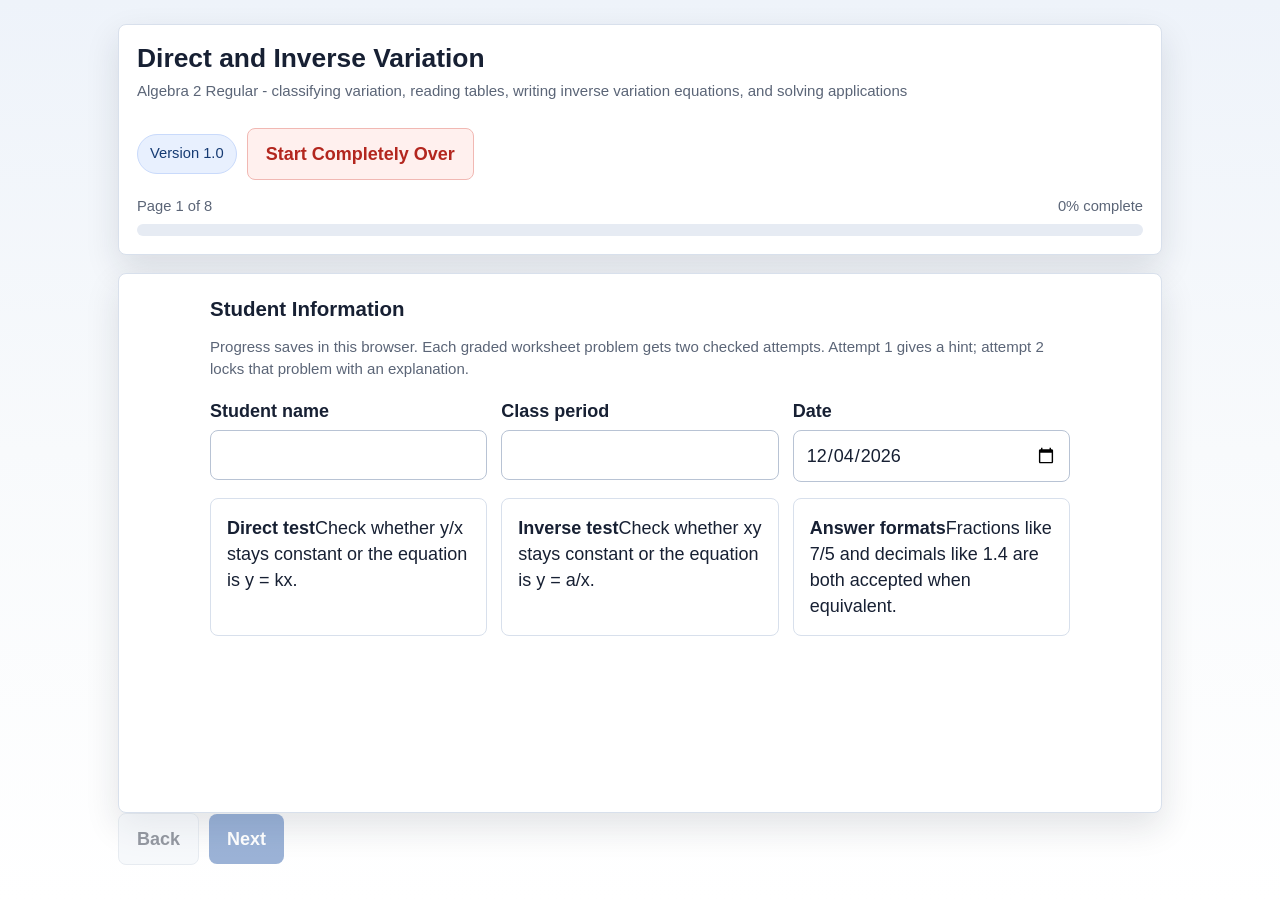
<file: algebra-2-regular-direct-inverse-variation/index.html>
<!doctype html>
<html lang='en'>
<head>
  <meta charset='utf-8'>
  <meta name='viewport' content='width=device-width, initial-scale=1'>
  <title>Direct and Inverse Variation</title>
  <style>
    :root{--ink:#172033;--muted:#5b6577;--line:#d8e0ec;--paper:#fff;--soft:#f3f7fc;--brand:#2457a6;--brand-dark:#163b73;--green:#207245;--red:#b3261e;--amber:#805600;--gold2:#fff8e7;--shadow:0 14px 34px rgba(23,32,51,.12);font-family:Arial,Helvetica,sans-serif}*{box-sizing:border-box}body{margin:0;background:linear-gradient(180deg,#eef3fa 0%,#f8fafc 50%,#fff 100%);color:var(--ink);font-size:18px;line-height:1.45}button,input,select,textarea{font:inherit}.app-shell{max-width:1080px;margin:0 auto;padding:24px 18px 36px}.topbar,.page{background:var(--paper);border:1px solid var(--line);border-radius:8px;box-shadow:var(--shadow)}.topbar{padding:18px;margin-bottom:18px}.title-row{display:flex;justify-content:space-between;align-items:flex-start;gap:16px;flex-wrap:wrap}.header-tools,.actions,.nav-actions{display:flex;align-items:center;gap:10px;flex-wrap:wrap}.header-tools{justify-content:flex-end}h1{font-size:1.65rem;line-height:1.18;margin:0 0 6px}h2{font-size:1.28rem;margin:0 0 12px}h3{font-size:1.08rem;margin:0 0 8px}p{margin:0 0 10px}.meta,.small-note,.field-help{color:var(--muted);font-size:.94rem}.pill{display:inline-flex;align-items:center;background:#e8f0fe;color:var(--brand-dark);border:1px solid #c9dafb;border-radius:999px;padding:8px 12px;font-size:.92rem}.progress-wrap{margin-top:16px}.progress-label{display:flex;justify-content:space-between;gap:10px;color:var(--muted);font-size:.92rem;margin-bottom:7px}.progress-track{height:12px;background:#e6ebf3;border-radius:999px;overflow:hidden}.progress-fill{height:100%;width:0;background:var(--brand);border-radius:999px;transition:width .16s}.page{padding:20px;min-height:540px}.short-page{max-width:860px;margin:0 auto}.info-grid,.field-grid,.review-grid,.status-list,.tool-grid{display:grid;grid-template-columns:repeat(2,minmax(0,1fr));gap:14px}.info-grid{grid-template-columns:repeat(3,minmax(0,1fr));margin-top:18px}.tool-grid{grid-template-columns:repeat(3,minmax(0,1fr));margin-top:16px}.field-grid{margin-top:14px}.field-grid.single{grid-template-columns:1fr}label{display:block;font-weight:700;margin-bottom:6px}input[type='text'],input[type='date'],input[type='number'],select,textarea{width:100%;border:1px solid #b8c3d4;border-radius:8px;padding:11px 12px;background:#fff;color:var(--ink);min-height:48px}textarea{min-height:140px;resize:vertical}input:disabled,select:disabled,textarea:disabled{background:#edf2f7;color:#526170}.topic-stack{display:grid;gap:16px}.note-band,.panel,.tool-card,.problem-card{border:1px solid var(--line);border-radius:8px;padding:16px}.note-band{background:var(--soft);border-left:6px solid var(--brand)}.panel,.tool-card,.problem-card{background:#fff}.walkthrough{background:#fbfcff}.you-try{background:#fffdfa;border-color:#e8d9ab}.note-band ul,.walkthrough ol{margin:8px 0 0 22px;padding:0}.formula,.answer-format,.final-warning{display:block;font-weight:700;background:#f3f6fb;border:1px solid #dbe4f2;border-radius:7px;padding:10px 12px;margin:8px 0;overflow-x:auto}.answer-format{background:#eef6ff;border-color:#c7dcf6;color:var(--brand-dark);font-weight:700}.final-warning{background:var(--gold2);border-color:#f0d28a;color:var(--amber)}.problem-list{display:grid;gap:14px}.problem-head{display:flex;justify-content:space-between;gap:12px;align-items:flex-start;flex-wrap:wrap}.problem-number{font-weight:800;color:var(--brand-dark)}.problem-prompt{font-weight:700}.math{font-family:Georgia,'Times New Roman',serif;font-size:1.08em}.table-wrap{overflow-x:auto;margin:10px 0}.data-table{border-collapse:collapse;min-width:420px;background:#fff}.data-table th,.data-table td{border:1px solid #7d8798;padding:8px 14px;text-align:center}.support-box{border:1px solid var(--line);border-radius:8px;background:#fff;overflow:hidden;margin-top:10px}.support-box[hidden]{display:none}.support-box div{padding:10px 12px}.btn{border:0;border-radius:8px;padding:12px 18px;min-height:48px;cursor:pointer;background:var(--brand);color:#fff;font-weight:700}.btn:hover:not(:disabled){background:var(--brand-dark)}.btn.secondary{background:#edf2f8;color:var(--ink);border:1px solid #cbd5e1}.btn.print{background:var(--green)}.btn.reset{background:#fff0ee;color:var(--red);border:1px solid #f1b8b3}.btn:disabled{opacity:.45;cursor:not-allowed}.tiny-btn{min-height:38px;padding:8px 12px}.feedback{margin-top:12px;padding:12px;border-radius:8px;border:1px solid var(--line);background:#f7f9fc}.feedback.correct{background:#edf8f1;border-color:#b8dfc5;color:#155c34}.feedback.hint{background:#fff8e7;border-color:#f0d28a;color:var(--amber)}.feedback.locked{background:#fff0ee;border-color:#f1b8b3;color:var(--red)}.feedback.review{background:#edf8f1;border-color:#b8dfc5;color:#155c34}.status-card{border:1px solid var(--line);border-radius:8px;padding:12px;background:#fff}.status-card strong{display:block;margin-bottom:4px}.score-big{font-size:2.25rem;font-weight:800;margin:8px 0}#printReport{display:none}
    @media(max-width:820px){body{font-size:17px}.info-grid,.field-grid,.review-grid,.status-list,.tool-grid{grid-template-columns:1fr}.page{padding:16px}.header-tools{justify-content:flex-start}.data-table{min-width:360px}}
    @media print{body{background:#fff;color:#111;font-size:12pt}.app-shell{display:none!important}#printReport{display:block!important}.print-page{padding:.35in}.print-page h1{font-size:18pt;margin-bottom:8pt}.print-page h2{font-size:14pt;border-bottom:1px solid #333;padding-bottom:3pt;margin-top:16pt}.print-page p,.print-page li,.print-page td,.print-page th{font-size:11pt;line-height:1.35}.print-page table{width:100%;border-collapse:collapse;margin-top:8pt}.print-page th,.print-page td{border:1px solid #777;padding:5pt;text-align:left;vertical-align:top}.summary-box{border:1px solid #333;padding:8pt;margin:10pt 0}.no-break{break-inside:avoid}}
  </style>
</head>
<body>
  <main class='app-shell'>
    <header class='topbar'>
      <div class='title-row'><div><h1>Direct and Inverse Variation</h1><p class='meta'>Algebra 2 Regular - classifying variation, reading tables, writing inverse variation equations, and solving applications</p></div><div class='header-tools'><div class='pill' id='versionPill'></div><button class='btn reset' id='resetBtn' type='button'>Start Completely Over</button></div></div>
      <div class='progress-wrap' aria-label='Assignment progress'><div class='progress-label'><span id='pageLabel'>Page 1</span><span id='completionLabel'>0% complete</span></div><div class='progress-track'><div class='progress-fill' id='progressFill'></div></div></div>
    </header>
    <section class='page' id='app' aria-live='polite'></section>
    <nav class='nav-actions' aria-label='Page navigation'><button class='btn secondary' id='backBtn' type='button'>Back</button><button class='btn' id='nextBtn' type='button'>Next</button></nav>
  </main>
  <section id='printReport' aria-hidden='true'></section>

  <script>
    // Teacher edit area: update section notes, questions, answers, hints, and explanations here.
    const ASSIGNMENT={course:'Algebra 2 Regular',title:'Direct and Inverse Variation',version:'1.0',storageKey:'a2r-direct-inverse-variation-v1',teacherReviewPoints:2};
    const CHOICES=['','Direct Variation','Inverse Variation','Neither'];
    const SECTIONS=[
      {type:'vocab',title:'Vocabulary + Concept Reminder',skill:'vocabulary and concept reminder',notes:['Inverse variation means one variable increases while the other decreases in a way that keeps the product constant.','The inverse variation form is y = a/x, where a is not 0.','The constant of variation is the number a. You can find it with a = xy.'],example:'If y = 12/x, then a = 12. When x doubles, y is cut in half so that xy stays 12.'},
      {type:'auto',title:'Classification: Direct / Inverse / Neither',skill:'classifying variation equations',notes:['Direct variation can be written y = kx, so y/x is constant and the graph goes through the origin.','Inverse variation can be written y = a/x, so xy is constant and a is not 0.','If it cannot be written in either form, choose Neither.'],example:'Example: 4xy = 20 becomes xy = 5, so it is inverse variation.',problems:[
        {id:'c1',n:'1',kind:'select',prompt:'3xy = 1',answer:'Inverse Variation',hint:'Try solving for y. Inverse variation has y = a/x or xy = a.',explanation:'3xy = 1 gives xy = 1/3, so y = 1/(3x). This is inverse variation.'},
        {id:'c2',n:'2',kind:'select',prompt:'5/x = y',answer:'Inverse Variation',hint:'The variable x is in the denominator.',explanation:'y = 5/x is already in inverse variation form.'},
        {id:'c3',n:'3',kind:'select',prompt:'x + 11 = y',answer:'Neither',hint:'Direct variation must look like y = kx with no added constant.',explanation:'y = x + 11 has an added 11, so it is neither direct nor inverse variation.'},
        {id:'c4',n:'4',kind:'select',prompt:'x + y = -2',answer:'Neither',hint:'Solve for y and check whether it becomes y = kx or y = a/x.',explanation:'x + y = -2 gives y = -x - 2. The -2 means it is neither.'},
        {id:'c5',n:'5',kind:'select',prompt:'(4/5)x = y',answer:'Direct Variation',hint:'Direct variation has y equal to a number times x.',explanation:'y = (4/5)x is direct variation with k = 4/5.'},
        {id:'c6',n:'6',kind:'select',prompt:'x - 8y = 1',answer:'Neither',hint:'Solve for y before classifying.',explanation:'x - 8y = 1 gives y = (1/8)x - 1/8, so it is neither.'},
        {id:'c7',n:'7',kind:'select',prompt:'x/7 = y',answer:'Direct Variation',hint:'Rewrite x/7 as (1/7)x.',explanation:'y = (1/7)x is direct variation.'},
        {id:'c8',n:'8',kind:'select',prompt:'6xy = 0',answer:'Neither',hint:'Inverse variation needs xy = a where a is not 0.',explanation:'6xy = 0 gives xy = 0. Since inverse variation requires a not equal to 0, this is neither.'},
        {id:'c9',n:'9',kind:'select',prompt:'y/(9x) = 1',answer:'Direct Variation',hint:'Multiply both sides by 9x.',explanation:'y/(9x) = 1 gives y = 9x, so it is direct variation.'}
      ]},
      {type:'auto',title:'Tables Analysis',skill:'classifying variation from tables',notes:['For direct variation, y/x stays the same for every column.','For inverse variation, xy stays the same for every column.','If neither test stays constant, choose Neither.'],example:'If x is 2, 4, 8 and y is 12, 6, 3, then xy is always 24, so the table is inverse variation.',problems:[
        {id:'t10',n:'10',kind:'table',answer:'Neither',hint:'Check y/x and xy for every column.',explanation:'The y-values are x^2, so y/x is not constant and xy is not constant. This is neither.',table:{x:['2','4','6','8','10'],y:['4','16','36','64','100']}},
        {id:'t11',n:'11',kind:'table',answer:'Inverse Variation',hint:'Multiply each x-value by its y-value.',explanation:'Each product xy equals 5, so the table shows inverse variation.',table:{x:['1','5','8','20','50'],y:['5','1','0.625','0.25','0.1']}},
        {id:'t12',n:'12',kind:'table',answer:'Direct Variation',hint:'Divide y by x for each column.',explanation:'Each ratio y/x equals 0.25, so the table shows direct variation.',table:{x:['2','5','8.4','12','15'],y:['0.5','1.25','2.1','3','3.75']}}
      ]},
      {type:'auto',title:'Write Equation from Values (Inverse Variation)',skill:'writing inverse variation equations',notes:['When x and y vary inversely, use y = a/x.','Find the constant with a = xy.','After writing the equation, substitute x = 5 to find y.'],example:'If x = 4 and y = 6, then a = 24, so y = 24/x. When x = 5, y = 24/5 = 4.8.',problems:[
        {id:'e13',n:'13',kind:'equation',given:'x = 2, y = 2',a:4,y:0.8,yText:'4/5 or 0.8',equationText:'y = 4/x',hint:'Multiply the given x and y to find a, then use y = a/x.',explanation:'a = 2(2) = 4, so y = 4/x. When x = 5, y = 4/5 = 0.8.'},
        {id:'e14',n:'14',kind:'equation',given:'x = 6, y = 3',a:18,y:3.6,yText:'18/5 or 3.6',equationText:'y = 18/x',hint:'The constant is a = xy.',explanation:'a = 6(3) = 18, so y = 18/x. When x = 5, y = 18/5 = 3.6.'},
        {id:'e15',n:'15',kind:'equation',given:'x = 20, y = 7/20',a:7,y:1.4,yText:'7/5 or 1.4',equationText:'y = 7/x',hint:'20 times 7/20 gives the constant.',explanation:'a = 20(7/20) = 7, so y = 7/x. When x = 5, y = 7/5 = 1.4.'},
        {id:'e16',n:'16',kind:'equation',given:'x = 10/9, y = 3/2',a:5/3,y:1/3,yText:'1/3 or 0.333...',equationText:'y = (5/3)/x',hint:'Multiply fractions straight across to find a.',explanation:'a = (10/9)(3/2) = 5/3, so y = (5/3)/x. When x = 5, y = 1/3.'}
      ]},
      {type:'auto',title:'Real-World Applications',skill:'solving inverse variation applications',notes:['Real-world inverse variation often says one quantity is inversely proportional to another.','Find the constant by multiplying the two paired values.','Use the constant to solve for the unknown value.'],example:'If time varies inversely with workers and 6 workers take 10 days, then a = 60 worker-days. With 12 workers, t = 60/12 = 5 days.',problems:[
        {id:'w17',n:'17',kind:'word',prompt:'When temperature is held constant, the volume V of a gas is inversely proportional to the pressure P. A pressure of 32 pounds per square inch results in a volume of 20 cubic feet. What is the pressure if the volume becomes 10 cubic feet?',unknownLabel:'Pressure when V = 10',unit:'psi',constantLabel:'PV constant',constant:640,answer:64,hint:'Because pressure and volume vary inversely, multiply P and V to find the constant.',explanation:'PV = 32(20) = 640. If V = 10, then P = 640/10 = 64 psi.'},
        {id:'w18',n:'18',kind:'word',prompt:'The time t in days that it takes to harvest a field varies inversely with the number n of farm workers. A farmer can harvest his crop in 20 days with 7 farm workers. How long will it take if he hires 10 farm workers?',unknownLabel:'Time with 10 workers',unit:'days',constantLabel:'tn constant',constant:140,answer:14,hint:'Multiply days by workers to get the constant, then divide by 10 workers.',explanation:'tn = 20(7) = 140. With 10 workers, t = 140/10 = 14 days.'}
      ]},
      {type:'reflection',title:'Reflection (Teacher Review)',skill:'reflection and study planning',notes:['This final response is reviewed by your teacher.','Choose one skill that felt tricky and name the first step you will check next time.'],example:'Example: I will check whether y/x or xy is constant before choosing the variation type.'}
    ];
    const REFLECTION={prompt:'Choose one direct or inverse variation skill and explain the first step you will check next time.',minLength:20};
    // End teacher edit area.

    const PAGES=[{type:'student'},...SECTIONS.map((section,index)=>({type:'section',sectionIndex:index})),{type:'review'}];
    const AUTO_PROBLEMS=SECTIONS.filter(s=>s.type==='auto').flatMap(s=>s.problems.map(p=>Object.assign({sectionTitle:s.title,skill:s.skill},p)));
    let state=loadState();
    function freshState(){return{appVersion:ASSIGNMENT.version,page:0,student:{name:'',period:'',date:new Date().toISOString().slice(0,10)},answers:{},teacherReview:{inverse:'',constant:'',reflection:''},pdfCreated:false};}
    function loadState(){const fresh=freshState();try{const saved=JSON.parse(localStorage.getItem(ASSIGNMENT.storageKey));if(!saved||saved.appVersion!==ASSIGNMENT.version)return fresh;return Object.assign(fresh,saved,{student:Object.assign(fresh.student,saved.student||{}),answers:Object.assign({},saved.answers||{}),teacherReview:Object.assign(fresh.teacherReview,saved.teacherReview||{})});}catch(e){return fresh;}}
    function saveState(){localStorage.setItem(ASSIGNMENT.storageKey,JSON.stringify(state));}
    function escapeHtml(value){return String(value??'').replace(/[&<>']/g,ch=>({'&':'&amp;','<':'&lt;','>':'&gt;',"'":'&#39;'}[ch]));}
    function escapeAttr(value){return escapeHtml(value).replace(/"/g,'&quot;');}
    function formatDate(dateText){if(!dateText)return'';const p=dateText.split('-').map(Number);return new Date(p[0],p[1]-1,p[2]).toLocaleDateString(undefined,{year:'numeric',month:'long',day:'numeric'});}
    function record(id){if(!state.answers[id])state.answers[id]={values:{},attempts:0,locked:false,correct:false,score:0,feedback:'',feedbackType:'',hintOpen:false};return state.answers[id];}
    function findProblem(id){const p=AUTO_PROBLEMS.find(item=>item.id===id);if(!p)throw new Error('Problem not found: '+id);return p;}
    function renderApp(){if(state.page<0||state.page>=PAGES.length)state.page=0;const page=PAGES[state.page],app=document.getElementById('app');if(page.type==='student')app.innerHTML=renderStudentPage();if(page.type==='section')app.innerHTML=renderSectionPage(SECTIONS[page.sectionIndex],page.sectionIndex);if(page.type==='review')app.innerHTML=renderReviewPage();renderNav();if(page.type==='section')updateTeacherStatus();}
    function renderStudentPage(){return`<div class='short-page'><h2>Student Information</h2><p class='meta'>Progress saves in this browser. Each graded worksheet problem gets two checked attempts. Attempt 1 gives a hint; attempt 2 locks that problem with an explanation.</p><div class='info-grid'><div><label for='studentName'>Student name</label><input id='studentName' type='text' autocomplete='name' value='${escapeAttr(state.student.name)}' oninput='updateStudent("name",this.value)'></div><div><label for='classPeriod'>Class period</label><input id='classPeriod' type='text' value='${escapeAttr(state.student.period)}' oninput='updateStudent("period",this.value)'></div><div><label for='studentDate'>Date</label><input id='studentDate' type='date' value='${escapeAttr(state.student.date)}' oninput='updateStudent("date",this.value)'></div></div><div class='tool-grid'><div class='tool-card'><strong>Direct test</strong><span>Check whether y/x stays constant or the equation is y = kx.</span></div><div class='tool-card'><strong>Inverse test</strong><span>Check whether xy stays constant or the equation is y = a/x.</span></div><div class='tool-card'><strong>Answer formats</strong><span>Fractions like 7/5 and decimals like 1.4 are both accepted when equivalent.</span></div></div></div>`;}
    function renderSectionPage(section,index){if(section.type==='vocab')return renderVocab(section,index);if(section.type==='reflection')return renderReflection(section,index);return`<article class='topic-stack'><section class='note-band'><h2>${index+1}. ${section.title}</h2><ul>${section.notes.map(note=>`<li>${note}</li>`).join('')}</ul></section><section class='panel walkthrough'><h3>Guided Example</h3><p>${section.example}</p></section><section class='panel you-try'><h3>You Try</h3><div class='answer-format'>Use the controls below. You have two checked attempts for each problem.</div><div class='problem-list'>${section.problems.map(renderProblem).join('')}</div></section></article>`;}
    function renderVocab(section,index){return`<article class='topic-stack'><section class='note-band'><h2>${index+1}. ${section.title}</h2><ul>${section.notes.map(note=>`<li>${note}</li>`).join('')}</ul></section><section class='panel walkthrough'><h3>Guided Example</h3><p>${section.example}</p><div class='formula'>Inverse variation: y = a/x, a != 0. Constant of variation: a = xy.</div></section><section class='panel you-try'><h3>You Try: Vocabulary</h3><p>In your own words, write the meaning of each vocabulary term.</p><div class='field-grid'><div><label for='vocabInverse'>inverse variation</label><textarea id='vocabInverse' oninput='updateTeacherReview("inverse",this.value)'>${escapeHtml(state.teacherReview.inverse)}</textarea></div><div><label for='vocabConstant'>constant of variation</label><textarea id='vocabConstant' oninput='updateTeacherReview("constant",this.value)'>${escapeHtml(state.teacherReview.constant)}</textarea></div></div><button class='btn secondary tiny-btn' type='button' onclick='toggleTeacherHint("vocabHint")'>I'm Stuck</button><div id='vocabHint' class='support-box' hidden><div>Try this: inverse variation keeps the product xy constant. The constant of variation is the number that stays the same.</div></div><div id='teacherStatus' class='feedback hint'>Write both definitions to complete this teacher-review section.</div></section></article>`;}
    function renderReflection(section,index){return`<article class='topic-stack'><section class='note-band'><h2>${index+1}. ${section.title}</h2><ul>${section.notes.map(note=>`<li>${note}</li>`).join('')}</ul></section><section class='panel walkthrough'><h3>Guided Example</h3><p>${section.example}</p></section><section class='panel you-try'><h3>You Try: Reflection</h3><p>${REFLECTION.prompt}</p><label for='reflectionText'>Teacher-review response</label><textarea id='reflectionText' oninput='updateTeacherReview("reflection",this.value)'>${escapeHtml(state.teacherReview.reflection)}</textarea><button class='btn secondary tiny-btn' type='button' onclick='toggleTeacherHint("reflectionHint")'>I'm Stuck</button><div id='reflectionHint' class='support-box' hidden><div>Choose one: classifying equations, checking tables, finding a, writing y = a/x, or solving a word problem. Then name your first check.</div></div><div id='teacherStatus' class='feedback hint'>Write a complete response before continuing.</div></section></article>`;}
    function renderProblem(p){const rec=record(p.id);return`<div class='problem-card'><div class='problem-head'><div><span class='problem-number'>${p.n}.</span> ${problemPrompt(p)}</div><div class='small-note'>Attempts used: ${rec.attempts} of 2</div></div>${renderInputs(p,rec)}<button class='btn secondary tiny-btn' type='button' onclick='showHint("${p.id}")' ${rec.locked?'disabled':''}>I'm Stuck</button>${rec.hintOpen||rec.locked?`<div class='support-box'><div><strong>Hint:</strong> ${p.hint}${rec.locked?`<p><strong>Explanation:</strong> ${p.explanation}</p>`:''}</div></div>`:''}<div class='actions'><button class='btn' type='button' onclick='checkProblem("${p.id}")' ${rec.locked?'disabled':''}>Check Answer</button></div>${rec.feedback?`<div class='feedback ${rec.feedbackType}'>${rec.feedback}</div>`:''}</div>`;}
    function problemPrompt(p){if(p.kind==='table')return`<span class='problem-prompt'>What type of variation is shown?</span>${renderDataTable(p.table)}`;if(p.kind==='equation')return`<span class='problem-prompt'>Given ${p.given}, write an inverse variation equation and find y when x = 5.</span>`;if(p.kind==='word')return`<span class='problem-prompt'>${p.prompt}</span>`;return`<span class='math problem-prompt'>${p.prompt}</span>`;}
    function renderDataTable(table){return`<div class='table-wrap'><table class='data-table'><tr><th>x</th>${table.x.map(v=>`<td>${v}</td>`).join('')}</tr><tr><th>y</th>${table.y.map(v=>`<td>${v}</td>`).join('')}</tr></table></div>`;}
    function renderInputs(p,rec){if(p.kind==='select'||p.kind==='table')return`<div class='field-grid single'><div><label for='${p.id}-type'>Variation type</label><select id='${p.id}-type' ${rec.locked?'disabled':''} onchange='setValue("${p.id}","type",this.value)'>${CHOICES.map(choice=>`<option value='${choice}' ${rec.values.type===choice?'selected':''}>${choice||'Choose one'}</option>`).join('')}</select><div class='field-help'>Choices: Direct Variation, Inverse Variation, or Neither.</div></div></div>`;if(p.kind==='equation')return`<div class='field-grid'><div><label for='${p.id}-a'>constant a</label><input id='${p.id}-a' type='text' inputmode='decimal' ${rec.locked?'disabled':''} value='${escapeAttr(rec.values.a||'')}' placeholder='Example: 18 or 5/3' oninput='setValue("${p.id}","a",this.value)'></div><div><label for='${p.id}-eq'>equation</label><input id='${p.id}-eq' type='text' ${rec.locked?'disabled':''} value='${escapeAttr(rec.values.eq||'')}' placeholder='Example: y = 18/x' oninput='setValue("${p.id}","eq",this.value)'></div><div><label for='${p.id}-y'>y when x = 5</label><input id='${p.id}-y' type='text' inputmode='decimal' ${rec.locked?'disabled':''} value='${escapeAttr(rec.values.y||'')}' placeholder='Example: 3.6 or 18/5' oninput='setValue("${p.id}","y",this.value)'></div></div><div class='answer-format'>Answer format: a = number, equation like y = a/x, final y as a number or fraction.</div>`;return`<div class='field-grid'><div><label for='${p.id}-rel'>Relationship</label><select id='${p.id}-rel' ${rec.locked?'disabled':''} onchange='setValue("${p.id}","rel",this.value)'>${CHOICES.map(choice=>`<option value='${choice}' ${rec.values.rel===choice?'selected':''}>${choice||'Choose one'}</option>`).join('')}</select></div><div><label for='${p.id}-constant'>${p.constantLabel}</label><input id='${p.id}-constant' type='text' inputmode='decimal' ${rec.locked?'disabled':''} value='${escapeAttr(rec.values.constant||'')}' placeholder='constant' oninput='setValue("${p.id}","constant",this.value)'></div><div><label for='${p.id}-answer'>${p.unknownLabel}</label><input id='${p.id}-answer' type='text' inputmode='decimal' ${rec.locked?'disabled':''} value='${escapeAttr(rec.values.answer||'')}' placeholder='number only' oninput='setValue("${p.id}","answer",this.value)'></div></div><div class='answer-format'>Answer format: choose inverse variation, type the constant, then type the unknown number in ${p.unit}.</div>`;}
    function updateStudent(field,value){state.student[field]=value;saveState();renderNav();}
    function updateTeacherReview(field,value){state.teacherReview[field]=value;saveState();updateTeacherStatus();renderNav();}
    function setValue(id,key,value){const rec=record(id);if(rec.locked)return;rec.values[key]=value;saveState();renderNav();}
    function showHint(id){const rec=record(id);rec.hintOpen=true;saveState();renderApp();}
    function toggleTeacherHint(id){const el=document.getElementById(id);if(el)el.hidden=!el.hidden;}
    function checkProblem(id){const p=findProblem(id),rec=record(id);if(rec.locked)return;if(!isFilled(p,rec.values)){rec.feedback='Complete each answer box for this problem before checking.';rec.feedbackType='hint';saveState();renderApp();return;}const ok=grade(p,rec.values);rec.attempts+=1;if(ok){rec.locked=true;rec.correct=true;rec.score=1;rec.feedback='Correct.';rec.feedbackType='correct';}else if(rec.attempts<2){rec.hintOpen=true;rec.feedback='Not quite yet. Use the hint, then try once more.';rec.feedbackType='hint';}else{rec.locked=true;rec.correct=false;rec.score=0;rec.hintOpen=true;rec.feedback='Not quite. This problem is now locked as wrong. '+p.explanation;rec.feedbackType='locked';}saveState();renderApp();}
    function isFilled(p,v){if(p.kind==='select'||p.kind==='table')return Boolean(v.type);if(p.kind==='equation')return Boolean(String(v.a||'').trim()&&String(v.eq||'').trim()&&String(v.y||'').trim());return Boolean(v.rel&&String(v.constant||'').trim()&&String(v.answer||'').trim());}
    function grade(p,v){if(p.kind==='select'||p.kind==='table')return v.type===p.answer;if(p.kind==='equation')return closeNumber(v.a,p.a,.001)&&equationMatches(v.eq,p.a)&&closeNumber(v.y,p.y,.01);return v.rel==='Inverse Variation'&&closeNumber(v.constant,p.constant,.01)&&closeNumber(v.answer,p.answer,.01);}
    function parseNumber(value){let text=String(value||'').trim().toLowerCase().replaceAll(',','').replaceAll(' ','');text=text.replace(/(psi|days|day|cubicfeet|feet|ft|workers|worker)/g,'');['x=','y=','a=','k=','p=','v=','t=','n='].forEach(prefix=>{if(text.startsWith(prefix))text=text.slice(prefix.length);});if(text.includes('/')){const parts=text.split('/').map(Number);if(parts.length===2&&Number.isFinite(parts[0])&&Number.isFinite(parts[1])&&parts[1]!==0)return parts[0]/parts[1];}const n=Number(text);return Number.isFinite(n)?n:NaN;}
    function closeNumber(value,answer,tol){const n=parseNumber(value);return Number.isFinite(n)&&Math.abs(n-answer)<=tol;}
    function equationMatches(value,a){let text=String(value||'').toLowerCase().replaceAll(' ','').replaceAll('÷','/');text=text.replaceAll('−','-');if(text.startsWith('a='))return closeNumber(text.slice(2),a,.001);if(text.includes('xy=')||text.includes('yx=')){const right=text.split('=')[1];return closeNumber(right,a,.001);}if(text.includes('=xy')||text.includes('=yx')){const left=text.split('=')[0];return closeNumber(left,a,.001);}if(!text.startsWith('y='))return false;let expr=text.slice(2).replace(/(\d|\))x/g,'$1*x').replace(/x(\d|\()/g,'x*$1');expr=expr.replace(/[^0-9x+\-*/().]/g,'');if(!expr||!expr.includes('x'))return false;try{for(const x of [2,5,9]){const y=Function('x','return '+expr)(x);if(!Number.isFinite(y)||Math.abs(y-(a/x))>.01)return false;}return true;}catch(e){return false;}}
    function studentInfoComplete(){return Boolean(String(state.student.name||'').trim()&&String(state.student.period||'').trim()&&String(state.student.date||'').trim());}
    function vocabComplete(){return String(state.teacherReview.inverse||'').trim().length>=12&&String(state.teacherReview.constant||'').trim().length>=12;}
    function reflectionComplete(){return String(state.teacherReview.reflection||'').trim().length>=REFLECTION.minLength;}
    function sectionComplete(section){if(section.type==='vocab')return vocabComplete();if(section.type==='reflection')return reflectionComplete();return section.problems.every(p=>record(p.id).locked);}
    function canAdvance(){const page=PAGES[state.page];if(page.type==='student')return studentInfoComplete();if(page.type==='section')return sectionComplete(SECTIONS[page.sectionIndex]);return false;}
    function allComplete(){return studentInfoComplete()&&SECTIONS.every(sectionComplete);}
    function updateTeacherStatus(){const box=document.getElementById('teacherStatus');if(!box)return;const page=PAGES[state.page];let complete=false;if(page.type==='section'){const section=SECTIONS[page.sectionIndex];complete=section.type==='vocab'?vocabComplete():section.type==='reflection'?reflectionComplete():false;}box.className=complete?'feedback review':'feedback hint';box.textContent=complete?'Teacher review needed. This section counts as complete and will be included in the PDF.':'Keep writing until this teacher-review section is complete.';}
    function renderNav(){const backBtn=document.getElementById('backBtn'),nextBtn=document.getElementById('nextBtn'),pageLabel=document.getElementById('pageLabel'),completionLabel=document.getElementById('completionLabel'),progressFill=document.getElementById('progressFill');const progress=Math.round((state.page/(PAGES.length-1))*100);pageLabel.textContent=`Page ${state.page+1} of ${PAGES.length}`;completionLabel.textContent=`${progress}% complete`;progressFill.style.width=`${progress}%`;backBtn.disabled=state.page===0;nextBtn.style.visibility=PAGES[state.page].type==='review'?'hidden':'visible';nextBtn.disabled=!canAdvance();document.getElementById('versionPill').textContent=`Version ${ASSIGNMENT.version}`;}
    function goBack(){if(state.page>0){state.page-=1;saveState();renderApp();}}
    function goNext(){if(!canAdvance())return;if(state.page<PAGES.length-1){state.page+=1;saveState();renderApp();window.scrollTo({top:0,behavior:'smooth'});}}
    function calculateScores(){const sections=AUTO_PROBLEMS.map(p=>({title:`${p.sectionTitle} #${p.n}`,skill:p.skill,earned:Number(record(p.id).score||0),max:1}));const autoEarned=sections.reduce((sum,s)=>sum+s.earned,0);const vocabEarned=vocabComplete()?1:0,reflectionEarned=reflectionComplete()?1:0;const teacherEarned=vocabEarned+reflectionEarned;const total=AUTO_PROBLEMS.length+ASSIGNMENT.teacherReviewPoints;const finalScore=Math.round(((autoEarned+teacherEarned)/total)*100);const missedSkills=sections.filter(s=>s.earned<s.max).map(s=>s.title);return{sections,autoEarned,vocabEarned,reflectionEarned,teacherEarned,total,finalScore,missedSkills};}
    function renderReviewPage(){const scores=calculateScores(),complete=allComplete();return`<div><h2>Final Review</h2><p class='meta'>Review your score and information before saving or copying answers.</p><div class='review-grid'><section class='panel'><h3>Current Score</h3><div class='score-big'>${scores.finalScore}/100</div><p>Auto-graded: ${scores.autoEarned} / ${AUTO_PROBLEMS.length}</p><p>Teacher-review completion: ${scores.teacherEarned} / ${ASSIGNMENT.teacherReviewPoints}</p></section><section class='panel'><h3>Student</h3><p><strong>Name:</strong> ${escapeHtml(state.student.name||'Not entered')}</p><p><strong>Period:</strong> ${escapeHtml(state.student.period||'Not entered')}</p><p><strong>Date:</strong> ${escapeHtml(formatDate(state.student.date)||'Not entered')}</p></section></div><div class='status-list' style='margin-top:16px;'>${scores.sections.map(s=>`<div class='status-card'><strong>${s.title}</strong><span>${s.earned} / 1</span></div>`).join('')}<div class='status-card'><strong>Vocabulary Teacher Review</strong><span>${scores.vocabEarned} / 1</span></div><div class='status-card'><strong>Reflection Teacher Review</strong><span>${scores.reflectionEarned} / 1</span></div></div><div class='note-band' style='margin-top:16px;'><h3>Missed Skills</h3><p>${scores.missedSkills.length?escapeHtml(scores.missedSkills.join(', ')):'No missed auto-graded problems.'}</p></div><div class='actions'><p class='small-note'>${complete?'Ready for Copy Answers or PDF.':'Complete every required page before final tools appear.'}</p>${complete?`<button class='btn secondary' type='button' onclick='copyAnswers()'>Copy Answers</button><button class='btn print' type='button' onclick='saveAsPdf()'>Save as PDF</button>`:''}</div></div>`;}
    function responseText(p){const rec=record(p.id),v=rec.values;if(p.kind==='select'||p.kind==='table')return v.type||'blank';if(p.kind==='equation')return`a: ${v.a||'blank'}; equation: ${v.eq||'blank'}; y when x=5: ${v.y||'blank'}`;return`relationship: ${v.rel||'blank'}; constant: ${v.constant||'blank'}; answer: ${v.answer||'blank'} ${p.unit}`;}
    function correctText(p){if(p.kind==='select'||p.kind==='table')return p.answer;if(p.kind==='equation')return`a = ${niceNumber(p.a)}, ${p.equationText}, y = ${p.yText}`;return`Inverse Variation; ${p.constantLabel} = ${p.constant}; ${p.unknownLabel} = ${p.answer} ${p.unit}`;}
    function niceNumber(n){if(Math.abs(n-5/3)<.0001)return'5/3';if(Math.abs(n-1/3)<.0001)return'1/3';return String(n);}
    function joinList(items){return items.length?items.join(', '):'No missed auto-graded problems.';}
    function answerReport(){const scores=calculateScores();return`${ASSIGNMENT.title}\nStudent: ${state.student.name}\nPeriod: ${state.student.period}\nDate: ${state.student.date}\nFinal Score: ${scores.finalScore}/100\nMissed Skills: ${joinList(scores.missedSkills)}\n\nVocabulary\ninverse variation: ${state.teacherReview.inverse}\nconstant of variation: ${state.teacherReview.constant}\n\n`+AUTO_PROBLEMS.map(p=>`${p.sectionTitle} #${p.n}\nStudent answer: ${responseText(p)}\nResult: ${record(p.id).score?'Correct':'Incorrect'}\nCorrect/guide: ${correctText(p)}\n`).join('\n')+`\nReflection: ${state.teacherReview.reflection}`;}
    async function copyAnswers(){const text=answerReport();try{await navigator.clipboard.writeText(text);alert('Answers copied.');}catch(e){const box=document.createElement('textarea');box.value=text;document.body.appendChild(box);box.select();document.execCommand('copy');box.remove();alert('Answers copied.');}}
    function saveAsPdf(){if(!allComplete())return;buildPrintReport();state.pdfCreated=true;saveState();setTimeout(()=>window.print(),100);}
    function buildPrintReport(){const scores=calculateScores();document.getElementById('printReport').innerHTML=`<div class='print-page'><h1>${ASSIGNMENT.title}</h1><div class='summary-box'><strong>Missed Skills:</strong> ${escapeHtml(joinList(scores.missedSkills))}</div><p><strong>Course:</strong> ${escapeHtml(ASSIGNMENT.course)}</p><p><strong>Student:</strong> ${escapeHtml(state.student.name)} &nbsp; <strong>Period:</strong> ${escapeHtml(state.student.period)} &nbsp; <strong>Date:</strong> ${escapeHtml(formatDate(state.student.date))}</p><p><strong>Version:</strong> ${escapeHtml(ASSIGNMENT.version)} &nbsp; <strong>Final Score:</strong> ${scores.finalScore}/100</p><h2>Score Breakdown</h2><table><thead><tr><th>Section</th><th>Score</th><th>Skill</th></tr></thead><tbody>${scores.sections.map(s=>`<tr><td>${s.title}</td><td>${s.earned} / ${s.max}</td><td>${escapeHtml(s.skill)}</td></tr>`).join('')}<tr><td>Vocabulary Teacher Review</td><td>${scores.vocabEarned} / 1</td><td>vocabulary explanation</td></tr><tr><td>Reflection Teacher Review</td><td>${scores.reflectionEarned} / 1</td><td>study planning</td></tr></tbody></table><h2>Vocabulary Responses</h2><p><strong>inverse variation:</strong> ${escapeHtml(state.teacherReview.inverse)}</p><p><strong>constant of variation:</strong> ${escapeHtml(state.teacherReview.constant)}</p><h2>All Student Answers</h2><table><thead><tr><th>Problem</th><th>Student Answer</th><th>Score</th><th>Correct Answer When Needed</th></tr></thead><tbody>${AUTO_PROBLEMS.map(p=>`<tr><td>${p.sectionTitle} #${p.n}</td><td>${escapeHtml(responseText(p))}</td><td>${record(p.id).score} / 1</td><td>${record(p.id).score?'Correct':escapeHtml(correctText(p))}</td></tr>`).join('')}</tbody></table><h2>Teacher-Review Reflection</h2><p><strong>Prompt:</strong> ${escapeHtml(REFLECTION.prompt)}</p><p>${escapeHtml(state.teacherReview.reflection)}</p></div>`;document.getElementById('printReport').setAttribute('aria-hidden','false');}
    function startCompletelyOver(){if(state.pdfCreated)return;const ok=window.confirm('Start completely over? This erases saved work in this browser.');if(!ok)return;localStorage.removeItem(ASSIGNMENT.storageKey);state=freshState();renderApp();}
    document.getElementById('backBtn').addEventListener('click',goBack);document.getElementById('nextBtn').addEventListener('click',goNext);document.getElementById('resetBtn').addEventListener('click',startCompletelyOver);renderApp();
  </script>
</body>
</html>
</file>
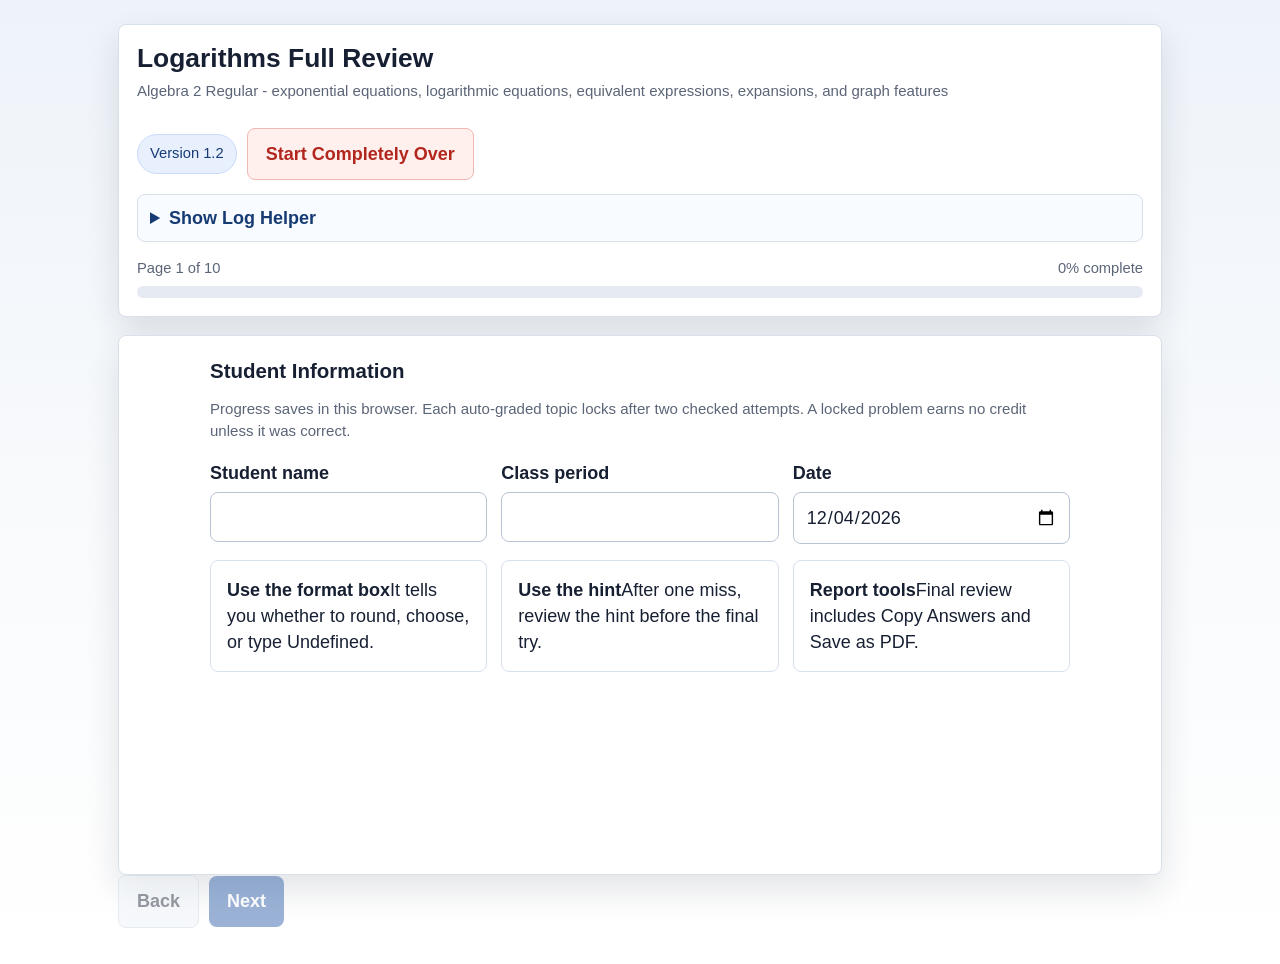
<file: algebra-2-regular-logarithms-review/index.html>
<!doctype html>
<html lang='en'>
<head>
  <meta charset='utf-8'>
  <meta name='viewport' content='width=device-width, initial-scale=1'>
  <title>Logarithms Full Review</title>
  <style>
    :root{--ink:#172033;--muted:#5b6577;--line:#d8e0ec;--paper:#fff;--soft:#f3f7fc;--brand:#2457a6;--brand-dark:#163b73;--green:#207245;--red:#b3261e;--amber:#805600;--gold2:#fff8e7;--shadow:0 14px 34px rgba(23,32,51,.12);font-family:Arial,Helvetica,sans-serif}*{box-sizing:border-box}body{margin:0;background:linear-gradient(180deg,#eef3fa 0%,#f8fafc 50%,#fff 100%);color:var(--ink);font-size:18px;line-height:1.45}button,input,select,textarea{font:inherit}.app-shell{max-width:1080px;margin:0 auto;padding:24px 18px 36px}.topbar,.page{background:var(--paper);border:1px solid var(--line);border-radius:8px;box-shadow:var(--shadow)}.topbar{padding:18px;margin-bottom:18px}.title-row{display:flex;justify-content:space-between;align-items:flex-start;gap:16px;flex-wrap:wrap}.header-tools,.actions,.nav-actions{display:flex;align-items:center;gap:10px;flex-wrap:wrap}.header-tools{justify-content:flex-end}h1{font-size:1.65rem;line-height:1.18;margin:0 0 6px}h2{font-size:1.28rem;margin:0 0 12px}h3{font-size:1.08rem;margin:0 0 8px}p{margin:0 0 10px}.meta,.small-note,.field-help{color:var(--muted);font-size:.94rem}.pill{display:inline-flex;align-items:center;background:#e8f0fe;color:var(--brand-dark);border:1px solid #c9dafb;border-radius:999px;padding:8px 12px;font-size:.92rem}.log-helper{margin-top:14px;border:1px solid var(--line);border-radius:8px;background:#f8fbff;overflow:hidden}.log-helper summary{cursor:pointer;padding:10px 12px;font-weight:700;color:var(--brand-dark)}.log-helper-body{border-top:1px solid var(--line);padding:12px;display:grid;gap:10px}.helper-fields{display:grid;grid-template-columns:repeat(2,minmax(120px,1fr)) auto;gap:10px;align-items:end}.progress-wrap{margin-top:16px}.progress-label{display:flex;justify-content:space-between;gap:10px;color:var(--muted);font-size:.92rem;margin-bottom:7px}.progress-track{height:12px;background:#e6ebf3;border-radius:999px;overflow:hidden}.progress-fill{height:100%;width:0;background:var(--brand);border-radius:999px;transition:width .16s}.page{padding:20px;min-height:540px}.short-page{max-width:860px;margin:0 auto}.info-grid,.field-grid,.review-grid,.status-list,.tool-grid{display:grid;grid-template-columns:repeat(2,minmax(0,1fr));gap:14px}.info-grid{grid-template-columns:repeat(3,minmax(0,1fr));margin-top:18px}.tool-grid{grid-template-columns:repeat(3,minmax(0,1fr));margin-top:16px}.field-grid{margin-top:14px}.field-grid.single{grid-template-columns:1fr}label{display:block;font-weight:700;margin-bottom:6px}input[type='text'],input[type='date'],input[type='number'],select,textarea{width:100%;border:1px solid #b8c3d4;border-radius:8px;padding:11px 12px;background:#fff;color:var(--ink);min-height:48px}textarea{min-height:150px;resize:vertical}input:disabled,select:disabled{background:#edf2f7;color:#526170}.topic-stack{display:grid;gap:16px}.note-band,.panel,.tool-card{border:1px solid var(--line);border-radius:8px;padding:16px}.note-band{background:var(--soft);border-left:6px solid var(--brand)}.panel,.tool-card{background:#fff}.walkthrough{background:#fbfcff}.you-try{background:#fffdfa;border-color:#e8d9ab}.note-band ul,.walkthrough ol{margin:8px 0 0 22px;padding:0}.formula,.answer-format,.final-warning{display:block;font-weight:700;background:#f3f6fb;border:1px solid #dbe4f2;border-radius:7px;padding:10px 12px;margin:8px 0;overflow-x:auto}.answer-format{background:#eef6ff;border-color:#c7dcf6;color:var(--brand-dark);font-weight:700}.final-warning{background:var(--gold2);border-color:#f0d28a;color:var(--amber)}.support-box{border:1px solid var(--line);border-radius:8px;background:#fff;overflow:hidden}.support-box summary{cursor:pointer;padding:10px 12px;font-weight:700;color:var(--brand-dark)}.support-box div{border-top:1px solid var(--line);padding:10px 12px}.btn{border:0;border-radius:8px;padding:12px 18px;min-height:48px;cursor:pointer;background:var(--brand);color:#fff;font-weight:700}.btn:hover:not(:disabled){background:var(--brand-dark)}.btn.secondary{background:#edf2f8;color:var(--ink);border:1px solid #cbd5e1}.btn.print{background:var(--green)}.btn.reset{background:#fff0ee;color:var(--red);border:1px solid #f1b8b3}.btn:disabled{opacity:.45;cursor:not-allowed}.feedback{margin-top:12px;padding:12px;border-radius:8px;border:1px solid var(--line);background:#f7f9fc}.feedback.correct{background:#edf8f1;border-color:#b8dfc5;color:#155c34}.feedback.hint{background:#fff8e7;border-color:#f0d28a;color:var(--amber)}.feedback.locked{background:#fff0ee;border-color:#f1b8b3;color:var(--red)}.feedback.review{background:#edf8f1;border-color:#b8dfc5;color:#155c34}.status-card{border:1px solid var(--line);border-radius:8px;padding:12px;background:#fff}.status-card strong{display:block;margin-bottom:4px}.score-big{font-size:2.25rem;font-weight:800;margin:8px 0}.graph-box{margin-top:12px;border:1px solid #cbd5e1;border-radius:8px;background:#fff;padding:10px;overflow-x:auto}.graph-box svg{width:100%;max-width:560px;min-width:320px;display:block;margin:0 auto}#printReport{display:none}
    @media(max-width:820px){body{font-size:17px}.info-grid,.field-grid,.review-grid,.status-list,.tool-grid,.helper-fields{grid-template-columns:1fr}.page{padding:16px}.header-tools{justify-content:flex-start}}
    @media print{body{background:#fff;color:#111;font-size:12pt}.app-shell{display:none!important}#printReport{display:block!important}.print-page{padding:.35in}.print-page h1{font-size:18pt;margin-bottom:8pt}.print-page h2{font-size:14pt;border-bottom:1px solid #333;padding-bottom:3pt;margin-top:16pt}.print-page p,.print-page li,.print-page td,.print-page th{font-size:11pt;line-height:1.35}.print-page table{width:100%;border-collapse:collapse;margin-top:8pt}.print-page th,.print-page td{border:1px solid #777;padding:5pt;text-align:left;vertical-align:top}.summary-box{border:1px solid #333;padding:8pt;margin:10pt 0}.no-break{break-inside:avoid}}
  </style>
</head>
<body>
  <main class='app-shell'>
    <header class='topbar'>
      <div class='title-row'><div><h1>Logarithms Full Review</h1><p class='meta'>Algebra 2 Regular - exponential equations, logarithmic equations, equivalent expressions, expansions, and graph features</p></div><div class='header-tools'><div class='pill' id='versionPill'></div><button class='btn reset' id='resetBtn' type='button'>Start Completely Over</button></div></div>
      <details class='log-helper'><summary>Show Log Helper</summary><div class='log-helper-body'><div class='formula'>log_b(x) = ln(x) / ln(b)</div><div class='helper-fields'><div><label for='logHelperValue'>Value x</label><input id='logHelperValue' type='number' inputmode='decimal' step='any' placeholder='Example: 51'></div><div><label for='logHelperBase'>Base b</label><input id='logHelperBase' type='number' inputmode='decimal' step='any' placeholder='Example: 10'></div><button class='btn' id='logHelperBtn' type='button'>Calculate</button></div><div class='feedback' id='logHelperResult'>Enter x and b to calculate a logarithm.</div></div></details>
      <div class='progress-wrap' aria-label='Assignment progress'><div class='progress-label'><span id='pageLabel'>Page 1</span><span id='completionLabel'>0% complete</span></div><div class='progress-track'><div class='progress-fill' id='progressFill'></div></div></div>
    </header>
    <section class='page' id='app' aria-live='polite'></section>
    <nav class='nav-actions' aria-label='Page navigation'><button class='btn secondary' id='backBtn' type='button'>Back</button><button class='btn' id='nextBtn' type='button'>Next</button></nav>
  </main>
  <section id='printReport' aria-hidden='true'></section>

  <script>
    // Teacher edit area: update topic notes, questions, answers, hints, and explanations here.
    const ASSIGNMENT={course:`Algebra 2 Regular`,title:`Logarithms Full Review`,version:`1.2`,storageKey:`a2r-logarithms-full-review-v2`,teacherReviewPoints:1};
    const EXPRESSION_OPTIONS=[``,`-6xy`,`6xy`,`4x^3`,`3w^2`,`5sqrt(z)`,`4xy`,`2x^2`,`3x^2`,`5y`];
    const TOPICS=[
      {title:`Solving Basic Exponential Equations`,skill:`basic exponential equations`,notes:[`Rewrite both sides with the same base when possible.`,`If the answer is not a clean power, use a logarithm and round as directed.`],walk:`<p><span class='formula'>Solve 2^x = 16.</span></p><ol><li>Rewrite 16 as 2^4.</li><li>Since 2^x = 2^4, x = 4.</li><li>For 10^x = 8, use x = log(8).</li></ol>`,question:{id:`q1`,prompt:`Solve each basic exponential equation.`,format:`Type numbers only. Round decimals to the nearest hundredth.`,fields:[{key:`a`,label:`3^x = 81`,kind:`number`,answer:4,tolerance:.001,answerText:`x = 4`},{key:`b`,label:`10^x = 51`,kind:`number`,answer:1.71,tolerance:.01,answerText:`x is about 1.71`}],hint:`Rewrite 81 as a power of 3. For 10^x = 51, use log(51).`,correctFeedback:`Correct.`,solution:`3^4 = 81, and log(51) is about 1.71.`}},
      {title:`Solving Exponential Equations with Coefficients`,skill:`exponential equations with coefficients`,notes:[`Undo multiplication before solving the exponential part.`,`Use logarithms after the exponential expression is isolated.`],walk:`<p><span class='formula'>Solve 47*2^x = 94.</span></p><ol><li>Divide by 47 to get 2^x = 2.</li><li>Rewrite 2 as 2^1.</li><li>x = 1.</li></ol>`,question:{id:`q2`,prompt:`Solve each exponential equation with a coefficient.`,format:`Type numbers only. Round to the nearest hundredth.`,fields:[{key:`a`,label:`16*10^x = 80`,kind:`number`,answer:.70,tolerance:.01,answerText:`x is about 0.70`},{key:`b`,label:`45*3^x = 54`,kind:`number`,answer:.17,tolerance:.01,answerText:`x is about 0.17`}],hint:`Divide by the coefficient first, then use logs.`,correctFeedback:`Correct.`,solution:`10^x = 5 gives x about 0.70. 3^x = 1.2 gives x about 0.17.`}},
      {title:`Solving Logarithmic Equations Exactly`,skill:`exact logarithmic equations`,notes:[`Isolate the logarithm before rewriting.`,`log_b(x)=y means b^y=x.`],walk:`<p><span class='formula'>14log_2(x) - 15 = 13</span></p><ol><li>Add 15 and divide by 14.</li><li>log_2(x)=2.</li><li>2^2=x, so x=4.</li></ol>`,question:{id:`q3`,prompt:`Solve each logarithmic equation exactly.`,format:`Type the exact x-value only.`,fields:[{key:`a`,label:`-12log_3(x) + 7 = -17`,kind:`number`,answer:9,tolerance:.001,answerText:`x = 9`},{key:`b`,label:`3log_2(x) - 6 = -3`,kind:`number`,answer:2,tolerance:.001,answerText:`x = 2`}],hint:`Move the constant, divide by the coefficient, then rewrite in exponential form.`,correctFeedback:`Correct.`,solution:`The equations simplify to log_3(x)=2 and log_2(x)=1, so x=9 and x=2.`}},
      {title:`Writing Expressions Without Logs`,skill:`inverse properties of logarithms`,notes:[`Logs and exponentials undo each other when the bases match.`,`log(10^A)=A because common log has base 10.`],walk:`<p><span class='formula'>log_3(3^(2x^2)) = 2x^2</span></p><p>The matching base 3 log and exponential undo each other.</p>`,question:{id:`q4`,prompt:`Choose the equivalent expression without logarithms.`,format:`Use each matching inverse property.`,fields:[{key:`a`,label:`log(10^(-6xy))`,kind:`select`,answer:`-6xy`,answerText:`-6xy`,options:EXPRESSION_OPTIONS},{key:`b`,label:`e^(ln(4x^3))`,kind:`select`,answer:`4x^3`,answerText:`4x^3`,options:EXPRESSION_OPTIONS},{key:`c`,label:`11^(log_11(3w^2))`,kind:`select`,answer:`3w^2`,answerText:`3w^2`,options:EXPRESSION_OPTIONS},{key:`d`,label:`log_2(2^(5sqrt(z)))`,kind:`select`,answer:`5sqrt(z)`,answerText:`5sqrt(z)`,options:EXPRESSION_OPTIONS}],hint:`Look for matching bases.`,correctFeedback:`Correct.`,solution:`The simplified expressions are -6xy, 4x^3, 3w^2, and 5sqrt(z).`}},
      {title:`Expanding Logarithms`,skill:`product, quotient, and power rules`,notes:[`Product rule: log(MN)=log(M)+log(N).`,`Quotient rule: log(M/N)=log(M)-log(N).`,`Power rule: log(M^p)=p log(M).`],walk:`<p><span class='formula'>log(5x^3/y)=log(5)+3log(x)-log(y)</span></p><p>Use product, power, then quotient rules.</p>`,question:{id:`q5`,prompt:`Choose the correct expanded form.`,format:`Choose the expression that uses product, quotient, and power rules correctly.`,fields:[{key:`a`,label:`log(5x^3/y)`,kind:`select`,answer:`log(5)+3log(x)-log(y)`,answerText:`log(5)+3log(x)-log(y)`,options:[``,`log(5)+3log(x)-log(y)`,`log(5)+log(x^3/y)`,`log(5)-3log(x)+log(y)`,`5log(x)-3log(y)`]},{key:`b`,label:`log_b((m*n)^4)`,kind:`select`,answer:`4log_b(m)+4log_b(n)`,answerText:`4log_b(m)+4log_b(n)`,options:[``,`4log_b(m)+4log_b(n)`,`log_b(m)+4log_b(n)`,`log_b(4m)+log_b(4n)`,`4log_b(mn)`]}],hint:`Break multiplication into addition, division into subtraction, and move exponents to the front.`,correctFeedback:`Correct.`,solution:`log(5x^3/y)=log(5)+3log(x)-log(y), and log_b((mn)^4)=4log_b(m)+4log_b(n).`}},
      {title:`Logarithm Graph Features`,skill:`logarithm graph tables, asymptotes, domain, and range`,notes:[`For y=log_b(x-h)+k, the vertical asymptote is x=h.`,`The domain starts to the right of the vertical asymptote.`,`Basic logarithmic functions have range all real numbers.`],walk:`<p><span class='formula'>For y=log_4(x-3), the vertical asymptote is x=3.</span></p><ol><li>x=4 gives y=0.</li><li>x=7 gives y=1.</li><li>x=19 gives y=2.</li></ol>`,graph:true,question:{id:`q6`,prompt:`For y = log_4(x - 2), complete the table and graph features.`,format:`Use numbers for y-values and asymptote. Use dropdowns for domain and range.`,fields:[{key:`y1`,label:`When x = 3, y =`,kind:`number`,answer:0,tolerance:.001,answerText:`(3,0)`},{key:`y2`,label:`When x = 6, y =`,kind:`number`,answer:1,tolerance:.001,answerText:`(6,1)`},{key:`y3`,label:`When x = 18, y =`,kind:`number`,answer:2,tolerance:.001,answerText:`(18,2)`},{key:`va`,label:`Vertical asymptote x =`,kind:`number`,answer:2,tolerance:.001,answerText:`x=2`},{key:`domain`,label:`Domain`,kind:`select`,answer:`x > 2`,answerText:`x > 2`,options:[``,`x > 2`,`x > 0`,`x < 2`,`all real numbers`]},{key:`range`,label:`Range`,kind:`select`,answer:`all real numbers`,answerText:`all real numbers`,options:[``,`all real numbers`,`y > 2`,`y > 0`,`y < 2`]}],hint:`x-2 equals 1, 4, and 16 at x=3, 6, and 18. The asymptote is where x-2=0.`,correctFeedback:`Correct.`,solution:`The table values are 0, 1, 2; vertical asymptote x=2; domain x>2; range all real numbers.`}},
      {title:`Evaluating Logarithms`,skill:`evaluating logarithmic expressions`,notes:[`Ask: the base raised to what exponent equals the value?`,`A logarithm is undefined if the input is 0 or negative.`],walk:`<p><span class='formula'>log_2(32)=5 because 2^5=32.</span></p><p>log_3(-9) is undefined because the input is negative.</p>`,question:{id:`q7`,prompt:`Evaluate each logarithm.`,format:`Type a number, or type Undefined when the logarithm has no real value.`,fields:[{key:`a`,label:`log_2(32)`,kind:`text`,answer:`5`,answerText:`5`},{key:`b`,label:`log_5(1/25)`,kind:`text`,answer:`-2`,answerText:`-2`},{key:`c`,label:`log_3(-9)`,kind:`text`,answer:`undefined`,answerText:`Undefined`}],hint:`Rewrite each as an exponent equation. Negative log inputs are undefined.`,correctFeedback:`Correct.`,solution:`2^5=32, 5^-2=1/25, and log_3(-9) is undefined.`}}
    ];
    const REFLECTION={prompt:`Choose one missed or difficult topic and explain what step you will check first next time.`,minLength:20};
    // End teacher edit area.

    const PAGES=[{type:`student`}].concat(TOPICS.map((_,i)=>({type:`topic`,topicIndex:i})),[{type:`reflection`},{type:`review`}]);
    let state=loadState();
    function freshState(){return{appVersion:ASSIGNMENT.version,page:0,student:{name:``,period:``,date:new Date().toISOString().slice(0,10)},answers:{},teacherReview:{reflection:``},pdfCreated:false};}
    function loadState(){const fresh=freshState();try{const saved=JSON.parse(localStorage.getItem(ASSIGNMENT.storageKey));if(!saved||saved.appVersion!==ASSIGNMENT.version)return fresh;return Object.assign(fresh,saved,{student:Object.assign(fresh.student,saved.student||{}),answers:Object.assign({},saved.answers||{}),teacherReview:Object.assign(fresh.teacherReview,saved.teacherReview||{})});}catch(e){return fresh;}}
    function saveState(){localStorage.setItem(ASSIGNMENT.storageKey,JSON.stringify(state));}
    function escapeHtml(value){return String(value??``).replace(/[&<>']/g,ch=>({"&":"&amp;","<":"&lt;",">":"&gt;","'":"&#39;"}[ch]));}
    function escapeAttr(value){return escapeHtml(value).replace(/"/g,`&quot;`);}
    function formatDate(dateText){if(!dateText)return``;const p=dateText.split(`-`).map(Number);return new Date(p[0],p[1]-1,p[2]).toLocaleDateString(undefined,{year:`numeric`,month:`long`,day:`numeric`});}
    function getQuestionRecord(q){if(!state.answers[q.id])state.answers[q.id]={values:{},attempts:0,locked:false,correct:false,score:0,feedback:``,feedbackType:``};return state.answers[q.id];}
    function renderApp(){if(state.page<0||state.page>=PAGES.length)state.page=0;const page=PAGES[state.page],app=document.getElementById(`app`);if(page.type===`student`)app.innerHTML=renderStudentPage();if(page.type===`topic`)app.innerHTML=renderTopicPage(TOPICS[page.topicIndex],page.topicIndex);if(page.type===`reflection`)app.innerHTML=renderReflectionPage();if(page.type===`review`)app.innerHTML=renderReviewPage();renderNav();if(page.type===`reflection`)updateTeacherStatus();}
    function renderStudentPage(){return`<div class='short-page'><h2>Student Information</h2><p class='meta'>Progress saves in this browser. Each auto-graded topic locks after two checked attempts. A locked problem earns no credit unless it was correct.</p><div class='info-grid'><div><label for='studentName'>Student name</label><input id='studentName' type='text' autocomplete='name' value='${escapeAttr(state.student.name)}' oninput='updateStudent(&quot;name&quot;,this.value)'></div><div><label for='classPeriod'>Class period</label><input id='classPeriod' type='text' value='${escapeAttr(state.student.period)}' oninput='updateStudent(&quot;period&quot;,this.value)'></div><div><label for='studentDate'>Date</label><input id='studentDate' type='date' value='${escapeAttr(state.student.date)}' oninput='updateStudent(&quot;date&quot;,this.value)'></div></div><div class='tool-grid'><div class='tool-card'><strong>Use the format box</strong><span>It tells you whether to round, choose, or type Undefined.</span></div><div class='tool-card'><strong>Use the hint</strong><span>After one miss, review the hint before the final try.</span></div><div class='tool-card'><strong>Report tools</strong><span>Final review includes Copy Answers and Save as PDF.</span></div></div></div>`;}
    function renderTopicPage(topic,index){const q=topic.question,rec=getQuestionRecord(q);return`<article class='topic-stack'><section class='note-band'><h2>${index+1}. ${topic.title}</h2><ul>${topic.notes.map(note=>`<li>${note}</li>`).join(``)}</ul></section><section class='panel walkthrough'><h3>Guided Walkthrough</h3>${topic.walk}${topic.graph?renderGraphPreview():``}</section><section class='panel you-try'><h3>You Try</h3><p>${q.prompt}</p><div class='answer-format'>${q.format}</div>${topic.graph?renderGraphPreview():``}${renderQuestionFields(q,rec)}${supportPanel(q,rec)}<div class='actions'><div class='small-note'>Attempts used: ${rec.attempts} of 2</div>${rec.locked?``:`<button class='btn' type='button' onclick='checkQuestion(&quot;${q.id}&quot;)'>Check Answer</button>`}</div>${rec.feedback?`<div class='feedback ${rec.feedbackType}'>${rec.feedback}</div>`:``}</section></article>`;}
    function supportPanel(q,rec){const warning=!rec.locked&&rec.attempts===1?`<div class='final-warning'>Final graded try: review the hint before checking again. A second incorrect check locks the whole problem as wrong.</div>`:``;const solution=rec.locked?`<p><strong>Worked explanation:</strong> ${q.solution}</p>`:``;return`${warning}<details class='support-box'><summary>I'm stuck - show a hint</summary><div><p><strong>Hint:</strong> ${q.hint}</p>${solution}</div></details>`;}
    function renderGraphPreview(){return`<div class='graph-box'><svg viewBox='0 0 460 230' role='img' aria-label='Logarithm graph preview'><rect x='0' y='0' width='460' height='230' fill='#fff'></rect><line x1='40' y1='150' x2='430' y2='150' stroke='#516070' stroke-width='2'></line><line x1='82' y1='25' x2='82' y2='200' stroke='#516070' stroke-width='2'></line><line x1='82' y1='25' x2='82' y2='200' stroke='#b3261e' stroke-width='2' stroke-dasharray='7 6'></line><path d='M 94 196 C 112 150, 170 115, 250 94 S 360 75, 420 65' fill='none' stroke='#2457a6' stroke-width='4' stroke-linecap='round'></path><circle cx='112' cy='150' r='6' fill='#207245'></circle><text x='120' y='142' font-size='14' fill='#172033'>(3,0)</text><circle cx='178' cy='112' r='6' fill='#207245'></circle><text x='186' y='104' font-size='14' fill='#172033'>(6,1)</text><circle cx='386' cy='74' r='6' fill='#207245'></circle><text x='394' y='66' font-size='14' fill='#172033'>(18,2)</text><text x='92' y='38' font-size='14' fill='#b3261e'>x = 2</text></svg></div>`;}
    function renderQuestionFields(q,rec){const single=q.fields.length===1?` single`:``;return`<div class='field-grid${single}'>${q.fields.map((field,index)=>renderField(q,field,index,rec)).join(``)}</div>`;}
    function renderField(q,field,index,rec){const key=field.key||`field${index}`,value=rec.values[key]||``,disabled=rec.locked?`disabled`:``;if(field.kind===`select`)return`<div><label for='${q.id}-${key}'>${field.label}</label><select id='${q.id}-${key}' ${disabled} onchange='setQuestionValue(&quot;${q.id}&quot;,&quot;${key}&quot;,this.value)'>${field.options.map(option=>`<option value='${escapeAttr(option)}' ${option===value?`selected`:``}>${option?escapeHtml(option):`Choose one`}</option>`).join(``)}</select><div class='field-help'>Use the answer format shown above.</div></div>`;return`<div><label for='${q.id}-${key}'>${field.label}</label><input id='${q.id}-${key}' type='text' inputmode='decimal' ${disabled} value='${escapeAttr(value)}' placeholder='answer' oninput='setQuestionValue(&quot;${q.id}&quot;,&quot;${key}&quot;,this.value)'><div class='field-help'>Use exact values unless the prompt asks for rounding.</div></div>`;}
    function renderReflectionPage(){return`<div class='short-page'><h2>Final Reflection</h2><p>${REFLECTION.prompt}</p><label for='reflectionText'>Teacher-review response</label><textarea id='reflectionText' oninput='updateTeacherReview(this.value)'>${escapeHtml(state.teacherReview.reflection)}</textarea><div id='teacherStatus' class='feedback hint'>Please write a complete response before continuing.</div><p class='small-note'>This is completion credit and is included in the PDF for teacher review.</p></div>`;}
    function renderReviewPage(){const scores=calculateScores(),complete=allComplete();return`<div><h2>Final Review</h2><p class='meta'>Review your score and information before saving or copying answers.</p><div class='review-grid'><section class='panel'><h3>Current Score</h3><div class='score-big'>${scores.finalScore}/100</div><p>Auto-graded: ${scores.autoEarned} / ${TOPICS.length}</p><p>Teacher-review completion: ${scores.teacherEarned} / ${ASSIGNMENT.teacherReviewPoints}</p></section><section class='panel'><h3>Student</h3><p><strong>Name:</strong> ${escapeHtml(state.student.name||`Not entered`)}</p><p><strong>Period:</strong> ${escapeHtml(state.student.period||`Not entered`)}</p><p><strong>Date:</strong> ${escapeHtml(formatDate(state.student.date)||`Not entered`)}</p></section></div><div class='status-list' style='margin-top:16px;'>${scores.sections.map(s=>`<div class='status-card'><strong>${s.title}</strong><span>${s.earned} / 1</span></div>`).join(``)}</div><div class='note-band' style='margin-top:16px;'><h3>Study Summary</h3><p>${escapeHtml(studySummary(scores.missedSkills))}</p></div><div class='actions'><p class='small-note'>${complete?`Ready for Copy Answers or PDF.`:`Complete every required page before final tools appear.`}</p>${complete?`<button class='btn secondary' type='button' onclick='copyAnswers()'>Copy Answers</button><button class='btn print' type='button' onclick='saveAsPdf()'>Save as PDF</button>`:``}</div></div>`;}
    function updateStudent(field,value){state.student[field]=value;saveState();renderNav();}
    function setQuestionValue(qid,key,value){const q=findQuestion(qid),rec=getQuestionRecord(q);if(rec.locked)return;rec.values[key]=value;saveState();renderNav();}
    function allFieldsFilled(q,values){return q.fields.every((field,index)=>String(values[field.key||`field${index}`]||``).trim().length>0);}
    function parseMathNumber(value){let text=String(value||``).trim().toLowerCase().replaceAll(` `,``).replaceAll(`,`,``).replaceAll(`~`,``);[`x=`,`y=`,`k=`].forEach(prefix=>{if(text.startsWith(prefix))text=text.slice(prefix.length);});if(text.includes(`/`)){const parts=text.split(`/`).map(Number);if(parts.length===2&&Number.isFinite(parts[0])&&Number.isFinite(parts[1])&&parts[1]!==0)return parts[0]/parts[1];}const n=Number(text);return Number.isFinite(n)?n:NaN;}
    function normalizeText(value){return String(value||``).trim().toLowerCase().replace(/\s+/g,``);}
    function nearlyEqual(a,b,tolerance){return Number.isFinite(a)&&Math.abs(a-b)<=tolerance;}
    function checkQuestion(qid){const q=findQuestion(qid),rec=getQuestionRecord(q);if(rec.locked)return;if(!allFieldsFilled(q,rec.values)){rec.feedback=`Complete each blank before checking your answer.`;rec.feedbackType=`hint`;saveState();renderApp();return;}const grade=gradeQuestion(q,rec.values);rec.attempts+=1;if(grade.full){rec.locked=true;rec.correct=true;rec.score=1;rec.feedback=q.correctFeedback;rec.feedbackType=`correct`;}else if(rec.attempts<2){rec.feedback=grade.correctCount>0?`Some parts are on track. Hint: ${q.hint}`:q.hint;rec.feedbackType=`hint`;}else{rec.locked=true;rec.correct=false;rec.score=0;rec.feedback=`Not quite. This problem is now locked as wrong. ${q.solution}`;rec.feedbackType=`locked`;}saveState();renderApp();}
    function gradeQuestion(q,values){let correctCount=0;q.fields.forEach((field,index)=>{const key=field.key||`field${index}`,value=values[key];if(field.kind===`number`&&nearlyEqual(parseMathNumber(value),field.answer,field.tolerance||.001))correctCount+=1;if(field.kind===`select`&&value===field.answer)correctCount+=1;if(field.kind===`text`&&normalizeText(value)===normalizeText(field.answer))correctCount+=1;});return{correctCount,total:q.fields.length,full:correctCount===q.fields.length};}
    function findQuestion(qid){const topic=TOPICS.find(t=>t.question.id===qid);if(!topic)throw new Error(`Question not found: `+qid);return topic.question;}
    function updateTeacherReview(value){state.teacherReview.reflection=value;saveState();updateTeacherStatus();renderNav();}
    function teacherReviewComplete(){return String(state.teacherReview.reflection||``).trim().length>=REFLECTION.minLength;}
    function updateTeacherStatus(){const box=document.getElementById(`teacherStatus`);if(!box)return;if(teacherReviewComplete()){box.className=`feedback review`;box.textContent=`Teacher review needed. This response will be included in the PDF.`;}else{box.className=`feedback hint`;box.textContent=`Please write a complete response before continuing.`;}}
    function questionComplete(topic){const rec=getQuestionRecord(topic.question);return rec.locked;}
    function studentInfoComplete(){return Boolean(String(state.student.name||``).trim()&&String(state.student.period||``).trim()&&String(state.student.date||``).trim());}
    function allComplete(){return studentInfoComplete()&&TOPICS.every(questionComplete)&&teacherReviewComplete();}
    function canAdvance(){const page=PAGES[state.page];if(page.type===`student`)return studentInfoComplete();if(page.type===`topic`)return questionComplete(TOPICS[page.topicIndex]);if(page.type===`reflection`)return teacherReviewComplete();return false;}
    function renderNav(){const backBtn=document.getElementById(`backBtn`),nextBtn=document.getElementById(`nextBtn`),pageLabel=document.getElementById(`pageLabel`),completionLabel=document.getElementById(`completionLabel`),progressFill=document.getElementById(`progressFill`);const progress=Math.round((state.page/(PAGES.length-1))*100);pageLabel.textContent=`Page ${state.page+1} of ${PAGES.length}`;completionLabel.textContent=`${progress}% complete`;progressFill.style.width=`${progress}%`;backBtn.disabled=state.page===0;nextBtn.style.visibility=PAGES[state.page].type===`review`?`hidden`:`visible`;nextBtn.disabled=!canAdvance();document.getElementById(`versionPill`).textContent=`Version ${ASSIGNMENT.version}`;}
    function goBack(){if(state.page>0){state.page-=1;saveState();renderApp();}}
    function goNext(){if(!canAdvance())return;if(state.page<PAGES.length-1){state.page+=1;saveState();renderApp();window.scrollTo({top:0,behavior:`smooth`});}}
    function calculateScores(){const sections=TOPICS.map(topic=>{const rec=getQuestionRecord(topic.question);return{title:topic.title,skill:topic.skill,earned:Number(rec.score||0),max:1};});const autoEarned=sections.reduce((sum,s)=>sum+s.earned,0);const teacherEarned=teacherReviewComplete()?ASSIGNMENT.teacherReviewPoints:0;const finalScore=Math.round(((autoEarned+teacherEarned)/(TOPICS.length+ASSIGNMENT.teacherReviewPoints))*100);const missedSkills=sections.filter(s=>s.earned<s.max).map(s=>s.skill);return{sections,autoEarned,teacherEarned,finalScore,missedSkills};}
    function joinList(items){if(!items.length)return``;if(items.length===1)return items[0];if(items.length===2)return`${items[0]} and ${items[1]}`;return`${items.slice(0,-1).join(`, `)}, and ${items[items.length-1]}`;}
    function studySummary(missedSkills){if(!missedSkills.length)return`This student is showing strong readiness with exponential equations, logarithmic equations, expansions, equivalent expressions, and logarithm graph features.`;return`This student should review ${joinList(missedSkills)}. A helpful next step is to redo those walkthroughs and check the answer format before submitting.`;}
    function studentAnswerText(q){const rec=getQuestionRecord(q);return q.fields.map((field,index)=>`${field.label}: ${escapeHtml(rec.values[field.key||`field${index}`]||`blank`)}`).join(`; `);}
    function correctAnswerText(q){return q.fields.map(f=>f.answerText||String(f.answer)).join(`; `);}
    function answerReport(){const scores=calculateScores();return`${ASSIGNMENT.title}\nStudent: ${state.student.name}\nPeriod: ${state.student.period}\nDate: ${state.student.date}\nFinal Score: ${scores.finalScore}/100\n\n`+TOPICS.map(topic=>{const q=topic.question,rec=getQuestionRecord(q);return`${topic.title}\nStudent answer: ${studentAnswerText(q)}\nResult: ${rec.score?`Correct`:`Incorrect`}\nCorrect/guide: ${correctAnswerText(q)}\n`;}).join(`\n`)+`\nReflection: ${state.teacherReview.reflection}`;}
    async function copyAnswers(){const text=answerReport();try{await navigator.clipboard.writeText(text);alert(`Answers copied.`);}catch(e){const box=document.createElement(`textarea`);box.value=text;document.body.appendChild(box);box.select();document.execCommand(`copy`);box.remove();alert(`Answers copied.`);}}
    function saveAsPdf(){if(!allComplete())return;buildPrintReport();state.pdfCreated=true;saveState();setTimeout(()=>window.print(),100);}
    function buildPrintReport(){const scores=calculateScores();document.getElementById(`printReport`).innerHTML=`<div class='print-page'><h1>${ASSIGNMENT.title}</h1><div class='summary-box'><strong>Study Summary:</strong> ${escapeHtml(studySummary(scores.missedSkills))}</div><p><strong>Course:</strong> ${escapeHtml(ASSIGNMENT.course)}</p><p><strong>Student:</strong> ${escapeHtml(state.student.name)} &nbsp; <strong>Period:</strong> ${escapeHtml(state.student.period)} &nbsp; <strong>Date:</strong> ${escapeHtml(formatDate(state.student.date))}</p><p><strong>Version:</strong> ${escapeHtml(ASSIGNMENT.version)} &nbsp; <strong>Final Score:</strong> ${scores.finalScore}/100</p><h2>Score Breakdown</h2><table><thead><tr><th>Section</th><th>Score</th><th>Skill</th></tr></thead><tbody>${scores.sections.map(s=>`<tr><td>${s.title}</td><td>${s.earned} / ${s.max}</td><td>${escapeHtml(s.skill)}</td></tr>`).join(``)}<tr><td>Teacher-Review Reflection</td><td>${scores.teacherEarned} / ${ASSIGNMENT.teacherReviewPoints}</td><td>study planning and explanation</td></tr></tbody></table><h2>Missed Skills</h2><p>${scores.missedSkills.length?escapeHtml(joinList(scores.missedSkills)):`No missed auto-graded skills.`}</p><h2>All Student Answers</h2><table><thead><tr><th>Topic</th><th>Student Answer</th><th>Score</th><th>Correct Answer When Needed</th></tr></thead><tbody>${TOPICS.map(topic=>{const rec=getQuestionRecord(topic.question),needsAnswer=rec.score<1;return`<tr><td>${topic.title}</td><td>${studentAnswerText(topic.question)}</td><td>${rec.score} / 1</td><td>${needsAnswer?correctAnswerText(topic.question):`Correct`}</td></tr>`;}).join(``)}</tbody></table><h2>Teacher-Review Response</h2><p><strong>Prompt:</strong> ${escapeHtml(REFLECTION.prompt)}</p><p>${escapeHtml(state.teacherReview.reflection)}</p></div>`;document.getElementById(`printReport`).setAttribute(`aria-hidden`,`false`);}
    function calculateLogHelper(){const x=Number(document.getElementById(`logHelperValue`).value),b=Number(document.getElementById(`logHelperBase`).value),box=document.getElementById(`logHelperResult`);if(!Number.isFinite(x)||x<=0){box.textContent=`Enter x greater than 0.`;return;}if(!Number.isFinite(b)||b<=0||b===1){box.textContent=`Enter a base greater than 0 and not equal to 1.`;return;}box.textContent=`log base ${b} of ${x} is about ${(Math.log(x)/Math.log(b)).toFixed(4)}.`;}
    function startCompletelyOver(){if(state.pdfCreated)return;const ok=window.confirm(`Start completely over? This erases saved work in this browser.`);if(!ok)return;localStorage.removeItem(ASSIGNMENT.storageKey);state=freshState();renderApp();}
    document.getElementById(`backBtn`).addEventListener(`click`,goBack);document.getElementById(`nextBtn`).addEventListener(`click`,goNext);document.getElementById(`resetBtn`).addEventListener(`click`,startCompletelyOver);document.getElementById(`logHelperBtn`).addEventListener(`click`,calculateLogHelper);renderApp();
  </script>
</body>
</html>
</file>
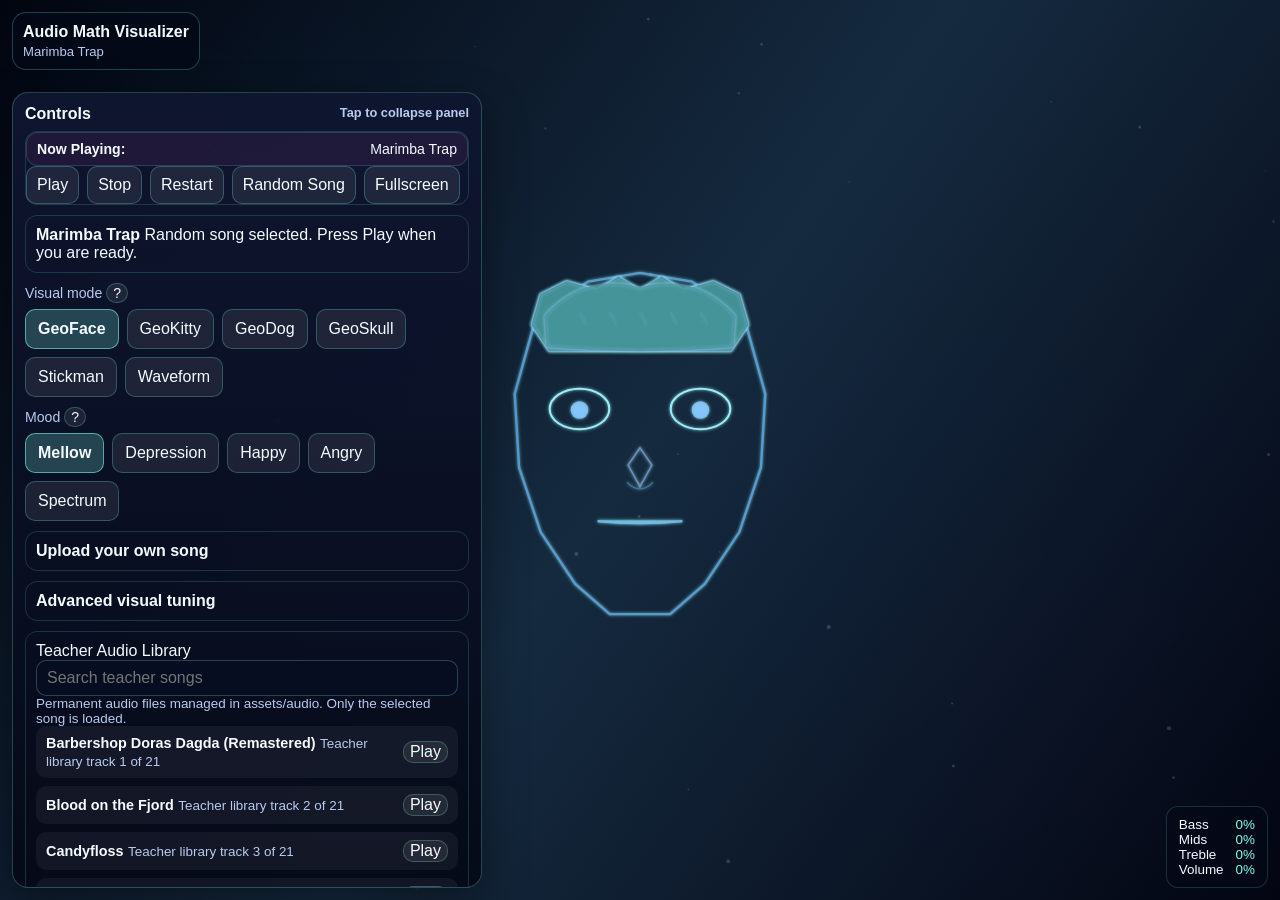
<file: audio-math-visualizer/index.html>
<!DOCTYPE html>
<html lang='en'>
<head>
  <meta charset='UTF-8'>
  <meta name='viewport' content='width=device-width, initial-scale=1.0'>
  <title>Audio Math Visualizer</title>
  <link rel="stylesheet" href="styles.css">
</head>
<body>
  <div id='app'>
    <canvas id='visualizerCanvas' aria-label='Animated math audio visualizer'></canvas>

    <div id='topLeftDock' class='top-left-dock'>
      <button id='dockToggleButton' type='button' class='dock-title-block'>
        <span class='dock-title'>Audio Math Visualizer</span>
        <span id='dockSongText' class='dock-song'>No song selected</span>
        <span id='dockToggleNote' class='dock-toggle-note'>Tap to collapse panel</span>
      </button>
      <div class='dock-quick-controls'>
        <button id='dockPlayPauseButton' type='button'>Play</button>
        <button id='dockRestartButton' type='button'>Restart</button>
        <button id='dockRandomButton' type='button'>Shuffle</button>
        <button id='dockStopButton' type='button'>Stop</button>
      </div>
    </div>

    <details id='controlsOverlay' class='overlay' open>
      <summary>
        <span>Controls</span>
        <span id='panelToggleNote' class='summary-note'>Tap to collapse panel</span>
      </summary>

      <div class='panel-content'>
        <div class='playback-card'>
          <div class='now-playing'>
            <span><strong>Now Playing:</strong></span>
            <span id='nowPlayingText'>No song selected</span>
          </div>
          <div class='button-row compact-row'>
            <button id='playPauseButton' type='button'>Play</button>
            <button id='stopButton' type='button' disabled>Stop</button>
            <button id='restartButton' type='button' disabled>Restart</button>
            <button id='randomSongButton' type='button'>Random Song</button>
            <button id='fullscreenButton' type='button'>Fullscreen</button>
          </div>
        </div>

        <div id='statusMessage' class='status-box'>
          <strong id='statusTitle'>No audio loaded.</strong>
          <span id='statusText'> Choose an MP3 or WAV file to begin.</span>
        </div>

        <div class='control-block'>
          <label><span class='setting-label'>Visual mode <button type='button' class='info-button' data-help-target='modeHelp' aria-label='About visual mode'>?</button></span></label>
          <div class='help-popup' id='modeHelp' hidden>Choose a geometric character mode (GeoFace family) or classic Waveform.</div>
          <div id='modeChips' class='chip-row'>
            <button type='button' class='chip-button' data-mode='geoface'>GeoFace</button>
            <button type='button' class='chip-button' data-mode='geokitty'>GeoKitty</button>
            <button type='button' class='chip-button' data-mode='geodog'>GeoDog</button>
            <button type='button' class='chip-button' data-mode='geoskull'>GeoSkull</button>
            <button type='button' class='chip-button' data-mode='stickman'>Stickman</button>
            <button type='button' class='chip-button' data-mode='waveform'>Waveform</button>
          </div>
        </div>

        <div class='control-block'>
          <label><span class='setting-label'>Mood <button type='button' class='info-button' data-help-target='moodHelp' aria-label='About mood'>?</button></span></label>
          <div class='help-popup' id='moodHelp' hidden>Mood changes palette, glow, pulse intensity, and animation character for all visual modes.</div>
          <div id='moodChips' class='chip-row'>
            <button type='button' class='chip-button' data-mood='mellow'>Mellow</button>
            <button type='button' class='chip-button' data-mood='depression'>Depression</button>
            <button type='button' class='chip-button' data-mood='happy'>Happy</button>
            <button type='button' class='chip-button' data-mood='angry'>Angry</button>
            <button type='button' class='chip-button' data-mood='spectrum'>Spectrum</button>
          </div>
        </div>

        <details class='library-section' id='uploadSection'>
          <summary class='section-summary'>Upload your own song</summary>
          <div class='file-row'>
            <label class='file-label' for='audioFile'>Upload MP3 or WAV</label>
            <input id='audioFile' type='file' accept='.mp3,.wav,audio/mpeg,audio/wav'>
            <button id='saveSongButton' type='button' class='tiny-button' disabled>Save Song</button>
          </div>
          <p class='storage-note'>Uploaded songs are temporary unless saved locally in this browser. This page cannot upload songs to GitHub automatically.</p>
        </details>

        <details class='library-section' id='advancedSection'>
          <summary class='section-summary'>Advanced visual tuning</summary>
          <div class='toggle-card'>
            <label for='performanceModeToggle'>
              <span>Performance Mode / Chromebook Mode</span>
              <input id='performanceModeToggle' type='checkbox' checked>
            </label>
            <span id='performanceModeValue'>On: fewer particles, lower glow, shorter trails, and lighter canvas rendering.</span>
          </div>
          <div class='control-block'>
            <label for='sensitivitySlider'><span class='setting-label'>Sensitivity <button type='button' class='info-button' data-help-target='sensitivityHelp' aria-label='About sensitivity'>?</button></span><span id='sensitivityValue'>1.20</span></label>
            <div class='help-popup' id='sensitivityHelp' hidden>Controls how strongly the visuals react to the music.</div>
            <input id='sensitivitySlider' type='range' min='0.35' max='3.5' step='0.05' value='1.20'>
          </div>
          <div class='control-block'>
            <label for='colorSlider'><span class='setting-label'>Color intensity <button type='button' class='info-button' data-help-target='colorHelp' aria-label='About color intensity'>?</button></span><span id='colorValue'>1.10</span></label>
            <div class='help-popup' id='colorHelp' hidden>Controls how bright and saturated the colors become.</div>
            <input id='colorSlider' type='range' min='0.35' max='3' step='0.05' value='1.10'>
          </div>
          <div class='control-block'>
            <label for='densitySlider'><span class='setting-label'>Shape density <button type='button' class='info-button' data-help-target='densityHelp' aria-label='About shape density'>?</button></span><span id='densityValue'>0.70</span></label>
            <div class='help-popup' id='densityHelp' hidden>Controls how many shapes and particles appear. Chromebook Mode caps the effective density to reduce lag.</div>
            <input id='densitySlider' type='range' min='0.25' max='2.5' step='0.05' value='0.70'>
          </div>
        </details>

        <section id='teacherLibrarySection' class='library-section' aria-labelledby='teacherLibraryTitle' hidden>
          <div class='library-header'><span class='library-title' id='teacherLibraryTitle'>Teacher Audio Library</span></div>
          <input id='teacherLibrarySearch' class='search-input' type='search' placeholder='Search teacher songs'>
          <p class='library-note'>Permanent audio files managed in assets/audio. Only the selected song is loaded.</p>
          <div id='teacherSongsList' class='song-list song-list-scroll'></div>
        </section>

        <section class='library-section' aria-labelledby='savedSongsTitle'>
          <div class='library-header'><span class='library-title' id='savedSongsTitle'>Saved Songs</span><button id='clearSavedSongsButton' type='button' class='tiny-button'>Clear Saved Songs</button></div>
          <p class='library-note'>Browser-only storage on this device. Saved songs are not uploaded online or shared across devices.</p>
          <div id='savedSongsList' class='song-list'><div class='empty-library'>No saved songs yet.</div></div>
        </section>
      </div>
    </details>

    <div id='techHud' class='hud hud-tech' aria-live='polite'>
      <div class='hud-meters'>
        <div class='hud-line'><span>Bass</span><span id='hudBass'>0%</span></div>
        <div class='hud-line'><span>Mids</span><span id='hudMids'>0%</span></div>
        <div class='hud-line'><span>Treble</span><span id='hudTreble'>0%</span></div>
        <div class='hud-line'><span>Volume</span><span id='hudVolume'>0%</span></div>
      </div>
    </div>

    <audio id='audioElement' preload='none'></audio>
  </div>

  <script src="audio-library.js"></script>
<script src="visualizer.js"></script>
</body>
</html>
</file>
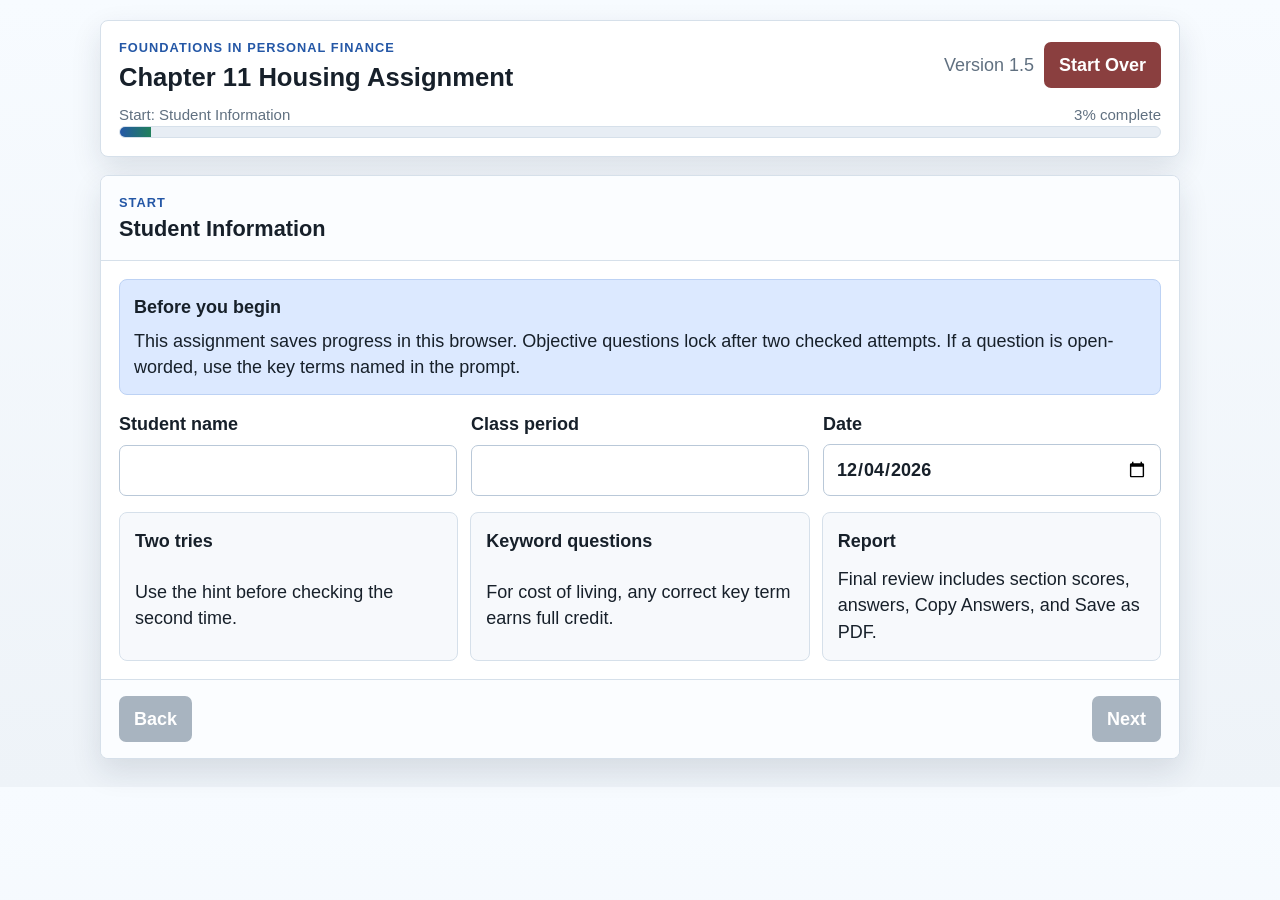
<file: chapter-11-assignment/index.html>
<!doctype html>
<html lang='en'>
<head>
  <meta charset='UTF-8'>
  <meta name='viewport' content='width=device-width, initial-scale=1'>
  <title>Chapter 11 Housing Assignment</title>
  <style>
    :root{--ink:#17202a;--muted:#607080;--paper:#fff;--bg:#eef3f8;--line:#d6e0ea;--blue:#2457a6;--blue2:#dce9ff;--green:#21805b;--green2:#ddf4ea;--gold:#946200;--gold2:#fff1c7;--red:#b23b3b;--red2:#ffe2e2;--soft:#f7f9fc;--shadow:0 12px 30px rgba(24,44,68,.12)}
    *{box-sizing:border-box}body{margin:0;font-family:Arial,Helvetica,sans-serif;color:var(--ink);background:linear-gradient(180deg,#f7fbff,var(--bg));font-size:18px;line-height:1.45}button,input,select,textarea{font:inherit}.shell{width:min(1080px,calc(100% - 28px));margin:auto;padding:20px 0 28px}header,.card{background:var(--paper);border:1px solid var(--line);border-radius:8px;box-shadow:var(--shadow)}header{padding:18px;display:grid;gap:12px}.title{display:flex;justify-content:space-between;gap:14px;flex-wrap:wrap}.eyebrow{color:var(--blue);font-weight:700;text-transform:uppercase;font-size:.8rem;letter-spacing:.08em;margin:0 0 4px}h1,h2,h3{margin:0;line-height:1.18;letter-spacing:0}h1{font-size:clamp(1.45rem,2vw,2rem)}h2{font-size:clamp(1.25rem,1.7vw,1.65rem)}h3{font-size:1.05rem}.version,.muted{color:var(--muted)}.header-actions,.actions{display:flex;align-items:center;gap:10px;flex-wrap:wrap}.header-actions{justify-content:flex-end}.reset-btn{background:#8a3f3f}.reset-btn:disabled{background:#a8b4c0}.progress-meta{display:flex;justify-content:space-between;gap:12px;color:var(--muted);font-size:.94rem}.track{height:12px;border-radius:99px;background:#e7edf4;overflow:hidden;border:1px solid var(--line)}#bar{height:100%;width:0;background:linear-gradient(90deg,var(--blue),var(--green));transition:width .18s}.card{margin-top:18px;overflow:hidden}.head{padding:18px;border-bottom:1px solid var(--line);background:#fbfdff}.body{padding:18px;display:grid;gap:16px}.nav{display:flex;justify-content:space-between;gap:12px;padding:16px 18px;border-top:1px solid var(--line);background:#fbfdff}.grid2{display:grid;grid-template-columns:repeat(2,minmax(0,1fr));gap:14px}.grid3{display:grid;grid-template-columns:repeat(3,minmax(0,1fr));gap:14px}.formulas,.tool-grid{display:grid;grid-template-columns:repeat(3,minmax(0,1fr));gap:12px}label{display:grid;gap:7px;font-weight:700}input,select,textarea{width:100%;border:1px solid #b9c8d8;border-radius:7px;padding:11px 12px;background:#fff;color:var(--ink);min-height:48px}textarea{min-height:120px;resize:vertical}input:disabled,select:disabled,textarea:disabled{background:#edf2f7;color:#526170;opacity:1}.note{background:var(--blue2);border:1px solid #bdd2f4;border-radius:8px;padding:14px;display:grid;gap:8px}.mini,.q,.practice,.review,.tool-card{border:1px solid var(--line);border-radius:8px;background:var(--soft);padding:15px;display:grid;gap:12px}.formula{border:1px solid var(--line);border-left:5px solid var(--green);border-radius:8px;background:#fff;padding:13px;display:grid;gap:5px;min-height:112px}.formula strong,.mini strong{color:#153f7d}.q.correct{border-color:#8acaae;background:#f5fff9}.q.incorrect{border-color:#efaaa7;background:#fff7f7}.qtop{display:flex;justify-content:space-between;gap:10px;align-items:center;flex-wrap:wrap}.num{color:var(--muted);font-weight:700;font-size:.95rem}.pill{display:inline-flex;align-items:center;min-height:30px;border-radius:99px;padding:4px 10px;background:#eaf0f6;color:#314558;font-size:.84rem;font-weight:700}.good{background:var(--green2);color:#14573d}.warn{background:var(--gold2);color:#604000}.bad{background:var(--red2);color:#7b2525}button{border:0;border-radius:7px;min-height:46px;padding:10px 15px;color:#fff;background:var(--blue);font-weight:700;cursor:pointer}button.secondary{background:#526170}button.success{background:var(--green)}button:disabled{background:#a8b4c0;cursor:not-allowed}.feedback,.answer-format,.final-warning{border-radius:7px;padding:11px 12px;border:1px solid transparent;font-size:.96rem}.feedback.hint,.final-warning{background:var(--gold2);border-color:#efce75;color:#604000}.feedback.correct{background:var(--green2);border-color:#9fd8bd;color:#14573d}.feedback.incorrect{background:var(--red2);border-color:#efa6a6;color:#742323}.answer-format{background:#eef6ff;border-color:#c7dcf6;color:#153f7d}.support-box{border:1px solid var(--line);border-radius:8px;background:#fff;overflow:hidden}.support-box summary{cursor:pointer;padding:10px 12px;font-weight:700;color:#153f7d}.support-box div{border-top:1px solid var(--line);padding:10px 12px;display:grid;gap:6px}.checks{display:grid;gap:8px}.checks label{display:flex;align-items:flex-start;gap:10px;font-weight:500;padding:10px;border:1px solid var(--line);border-radius:7px;background:#fff}.checks input{width:22px;min-height:22px;margin-top:2px;flex:0 0 22px}.row{display:grid;grid-template-columns:1.2fr .8fr;gap:12px;border-bottom:1px solid var(--line);padding-bottom:10px}.remaining{margin:0;padding-left:22px}#printReport{display:none}
    @media(max-width:780px){body{font-size:17px}.grid2,.grid3,.formulas,.row,.tool-grid{grid-template-columns:1fr}header,.head,.body,.nav{padding:14px}.header-actions{justify-content:flex-start}}
    @media print{@page{margin:.55in}body{background:#fff;font-size:12pt;color:#111}.shell{display:none!important}#printReport{display:block!important}.print-doc{display:grid;gap:14px}.print-title{border-bottom:2px solid #111;padding-bottom:8px}.print-title h1{font-size:18pt;margin-bottom:4px}.print-grid{display:grid;grid-template-columns:repeat(2,1fr);gap:8px 18px}.print-section{break-inside:avoid}.print-section h2{font-size:14pt;border-bottom:1px solid #999;padding-bottom:4px;margin-bottom:6px}.print-table{width:100%;border-collapse:collapse}.print-table th,.print-table td{border:1px solid #999;padding:5px;text-align:left;vertical-align:top}.small{font-size:10.5pt}}
  </style>
</head>
<body>
  <div class='shell'>
    <header>
      <div class='title'>
        <div><p class='eyebrow'>Foundations in Personal Finance</p><h1>Chapter 11 Housing Assignment</h1></div>
        <div class='header-actions'><div class='version' id='versionLabel'></div><button class='reset-btn' id='resetBtn' type='button'>Start Over</button></div>
      </div>
      <div><div class='progress-meta'><span id='pageLabel'>Student Information</span><span id='progressText'>0% complete</span></div><div class='track'><div id='bar'></div></div></div>
    </header>
    <main class='card' id='app'></main>
  </div>
  <section id='printReport' aria-hidden='true'></section>

  <script>
    // Teacher edit area: change question text, choices, answers, hints, and explanations in this section.
    const APP={title:`Chapter 11 Housing Assignment`,version:`1.5`,storageKey:`chapter11HousingAssignmentV2`};
    const today=new Date().toISOString().slice(0,10);
    const teacherMin=20;
    const reminders={
      Foundations:`Good money habits come before big housing decisions: save, budget, avoid debt, live on less than you make, and be generous.`,
      Renting:`Renting can be wise. Keep rent at or below 25% of take-home pay and compare more than the nicest amenities.`,
      Living:`Cost of living means the cost of basic needs in an area. Look for words like cost, goods, services, standard of living, and area.`,
      Leasing:`A lease is a legal document. Read it before signing because it is enforceable by law.`,
      Mortgages:`A 15-year fixed-rate conventional mortgage keeps the rate set and usually costs much less interest than a 30-year mortgage.`,
      Ownership:`Homeownership can build equity, but buying before you are ready can create stress and crowd out other goals.`,
      Roommates:`Roommates can lower costs when everyone communicates, respects shared space, and acts considerately.`
    };
    const questions=[
      {id:`q1`,skill:`Foundations`,type:`twoBlank`,prompt:`Complete the reminder: It is best to develop good ____ ____ now instead of waiting until you are on your own.`,answers:[`money`,`habits`],answerText:`money habits`,hint:`The first word tells what kind of habits.`,explanation:`The phrase is money habits.`},
      {id:`q2`,skill:`Renting`,type:`select`,prompt:`Renting is a great option for many people.`,options:[`True`,`False`],answer:`True`,answerText:`True`,hint:`Renting can be a wise step before someone is ready to buy.`,explanation:`Renting can fit a person's budget and season of life.`},
      {id:`q3`,skill:`Renting`,type:`number`,prompt:`Your rent payment should total no more than what percent of your take-home pay?`,answer:25,tolerance:0,answerText:`25%`,hint:`The rent guideline is one quarter of take-home pay.`,explanation:`A safe rent guideline is at or below 25% of take-home pay.`},
      {id:`q4`,skill:`Mortgages`,type:`select`,prompt:`When you are ready to buy a house, which mortgage option fits the Chapter 11 guidance?`,options:[`15-year fixed-rate conventional mortgage`,`20-year VA loan`,`30-year fixed-rate mortgage`,`30-year equity loan`],answer:`15-year fixed-rate conventional mortgage`,answerText:`15-year fixed-rate conventional mortgage`,hint:`Look for a shorter payoff time and a rate that does not change.`,explanation:`A 15-year fixed-rate conventional mortgage keeps the rate stable and pays off faster.`},
      {id:`q5`,skill:`Living`,type:`keywords`,prompt:`In your own words, define cost of living. Use any key term related to the idea.`,answerText:`Any cost-of-living key term such as cost, goods, services, standard of living, or area.`,keywordGroups:[[`cost`,`costs`,`price`,`prices`,`expense`,`expenses`],[`goods`,`services`,`needs`,`basic`],[`standard`,`living`],[`area`,`city`,`community`,`region`,`place`],[`average`]],minMatches:1,hint:`Use one key term: cost, goods, services, standard of living, or area.`,explanation:`For this open wording, the answer is counted correct when it includes any cost-of-living key term.`},
      {id:`q6`,skill:`Renting`,type:`select`,prompt:`Making periodic payments to a landlord for the use of property is called what?`,options:[`Down payment`,`Buying`,`Renting or leasing`,`Security deposit`],answer:`Renting or leasing`,answerText:`Renting or leasing`,hint:`Someone else owns the property.`,explanation:`Renting or leasing means paying a landlord to use property.`},
      {id:`q7`,skill:`Ownership`,type:`select`,prompt:`Buying a house while you are in debt puts what at risk?`,options:[`Your home purchase`,`Your diet plan`,`Your school schedule`,`Your favorite amenities`],answer:`Your home purchase`,answerText:`Your home purchase`,hint:`Debt makes the house purchase less stable.`,explanation:`Debt can make a home purchase riskier.`},
      {id:`q8`,skill:`Living`,type:`select`,prompt:`Living on campus can help you ____ living on your own while off-campus living requires rent, utilities, and groceries.`,options:[`ease into`,`dive into`,`avoid`,`ignore`],answer:`ease into`,answerText:`ease into`,hint:`Campus living is presented as a gradual step.`,explanation:`Living on campus can help students ease into independence.`},
      {id:`q9`,skill:`Ownership`,type:`select`,prompt:`Your decision to rent or buy depends most on your ____.`,options:[`friends' opinions`,`financial situation`,`income tax bracket`,`feelings about paint colors`],answer:`financial situation`,answerText:`financial situation`,hint:`Focus on readiness and money.`,explanation:`Renting or buying should be based on financial readiness.`},
      {id:`q10`,skill:`Renting`,type:`select`,prompt:`Paying extra rent for what is not worth it if it keeps you from reaching financial goals?`,options:[`Amenities`,`Mortgages`,`Security deposits`,`Tax brackets`],answer:`Amenities`,answerText:`Amenities`,hint:`These are nice features, but they can cost extra.`,explanation:`Amenities are not worth extra rent if they block financial goals.`},
      {id:`q11`,skill:`Ownership`,type:`select`,prompt:`A house is an asset that typically will ____ in value over time.`,options:[`stay the same`,`decrease`,`disappear`,`increase`],answer:`increase`,answerText:`increase`,hint:`Think about a common long-term ownership advantage.`,explanation:`A home often increases in value over time.`},
      {id:`q12`,skill:`Ownership`,type:`select`,prompt:`You should buy a home even if you cannot afford it yet because renting is a waste of money.`,options:[`True`,`False`],answer:`False`,answerText:`False`,hint:`Renting can be valid. Buying too early can create stress.`,explanation:`Buying before you are ready can hurt other goals.`},
      {id:`q13`,skill:`Mortgages`,type:`select`,prompt:`The only time it is okay to borrow money if you cannot pay 100% in cash is for what?`,options:[`A car lease`,`Home improvement projects`,`Buying a home with a mortgage`,`Renting a home`],answer:`Buying a home with a mortgage`,answerText:`Buying a home with a mortgage`,hint:`This exception is tied to buying a home.`,explanation:`A mortgage for a home is treated differently from consumer debt when the buyer is ready.`},
      {id:`q14`,skill:`Leasing`,type:`keywords`,prompt:`What is a leasing contract? Use a key term from the reminder.`,answerText:`A legal document or contract for a renter or tenant to use property for a set time.`,keywordGroups:[[`legal`,`contract`,`document`,`lease`],[`renter`,`tenant`],[`property`,`home`,`apartment`],[`time`,`term`,`period`]],minMatches:1,hint:`Use one lease key term: legal document, contract, renter, tenant, property, or term.`,explanation:`A lease is a legal contract about using property for a set time.`},
      {id:`q15`,skill:`Foundations`,type:`checkbox`,prompt:`Select the money principles that stay the same after high school.`,options:[`save`,`budget`,`stay out of debt`,`live on less than you make`,`be generous`,`use debt to build wealth`,`spend more as income grows`,`ignore emergency savings`],answer:[`save`,`budget`,`stay out of debt`,`live on less than you make`,`be generous`],answerText:`save, budget, stay out of debt, live on less than you make, and be generous`,hint:`Choose principles that create stability and avoid debt.`,explanation:`The lasting principles are save, budget, avoid debt, live on less than you make, and be generous.`},
      {id:`q16`,skill:`Ownership`,type:`select`,prompt:`When you look at long-term costs, which is usually the better deal for a ready buyer?`,options:[`Homeownership`,`Renting`,`Leasing`,`Maintaining`],answer:`Homeownership`,answerText:`Homeownership`,hint:`Think long-term wealth building and equity.`,explanation:`Homeownership can build equity when the buyer is ready.`},
      {id:`q17`,skill:`Leasing`,type:`select`,prompt:`Once you sign a leasing contract, it is enforceable by law.`,options:[`True`,`False`],answer:`True`,answerText:`True`,hint:`A lease is a legal document.`,explanation:`A signed lease is enforceable.`},
      {id:`q18`,skill:`Mortgages`,type:`select`,prompt:`What type of interest rate is locked in and will not change for the life of the loan?`,options:[`15-year`,`Fixed-rate`,`Adjustable rate`,`Equity rate`],answer:`Fixed-rate`,answerText:`Fixed-rate`,hint:`The name tells you the rate stays set.`,explanation:`A fixed-rate loan keeps the same interest rate.`},
      {id:`q19`,skill:`Ownership`,type:`select`,prompt:`When someone spends so much income on homeownership costs that other goals suffer, they are ____.`,options:[`wealthy`,`house poor`,`wise homeowners`,`rent poor`],answer:`house poor`,answerText:`house poor`,hint:`This phrase describes a home payment crowding out the budget.`,explanation:`House poor means housing costs leave too little room for other goals.`},
      {id:`q20`,skill:`Mortgages`,type:`select`,prompt:`A fixed-rate mortgage has which kind of mortgage rate?`,options:[`A set rate for a set number of years`,`A high rate for many years`,`A good rate for 15 days`,`A 12% rate for 30 years`],answer:`A set rate for a set number of years`,answerText:`A set rate for a set number of years`,hint:`Fixed means set.`,explanation:`A fixed-rate mortgage has a set rate.`},
      {id:`q21`,skill:`Leasing`,type:`checkbox`,prompt:`Select the items a lease should contain.`,options:[`Property address`,`Rental term`,`Security deposit terms`,`Pet fees`,`Closest shopping malls`,`Restaurant list`],answer:[`Property address`,`Rental term`,`Security deposit terms`,`Pet fees`],answerText:`property address, rental term, security deposit terms, and pet fees`,hint:`Choose legal and payment details, not entertainment nearby.`,explanation:`A lease should include property, term, deposit, and fee details.`},
      {id:`q22`,skill:`Mortgages`,type:`select`,prompt:`Which type of loan is not secured by a government entity and usually has the best rate and term?`,options:[`FHA loan`,`VA loan`,`Family loan`,`Conventional loan`],answer:`Conventional loan`,answerText:`Conventional loan`,hint:`FHA and VA are connected to government programs.`,explanation:`A conventional loan is not secured by a government entity.`},
      {id:`q23`,skill:`Foundations`,type:`select`,prompt:`Learning about living costs before you need to cover them is an example of what?`,options:[`Taking personal responsibility`,`Poor money management`,`Being a consumer`,`Waiting to budget`],answer:`Taking personal responsibility`,answerText:`Taking personal responsibility`,hint:`This is a responsible action before independence.`,explanation:`Preparing for future living costs is personal responsibility.`},
      {id:`q24`,skill:`Mortgages`,type:`select`,prompt:`Which statement best defines mortgage principal?`,options:[`The amount borrowed that must be repaid to purchase a home`,`The largest amount you are legally allowed to borrow`,`The down payment needed to get a mortgage`,`The first payment you make on your new home`],answer:`The amount borrowed that must be repaid to purchase a home`,answerText:`The amount borrowed that must be repaid to purchase a home`,hint:`Principal is the borrowed amount.`,explanation:`Mortgage principal is the amount borrowed and repaid.`},
      {id:`q25`,skill:`Roommates`,type:`checkbox`,prompt:`Select the habits that make living with a roommate more peaceful while saving money.`,options:[`Communicate`,`Be respectful`,`Be considerate`,`Avoid talking about problems`,`Require the roommate to pay more rent`],answer:[`Communicate`,`Be respectful`,`Be considerate`],answerText:`communicate, be respectful, and be considerate`,hint:`Look for habits that help people solve problems and share space well.`,explanation:`Good roommates communicate, show respect, and act considerately.`},
      {id:`q26`,skill:`Ownership`,type:`select`,prompt:`After you hire a real estate agent, what is the next step in the home buying process?`,options:[`Close on your new home`,`Get a home inspection`,`Start looking at homes within your budget`,`Make an offer on a home`],answer:`Start looking at homes within your budget`,answerText:`Start looking at homes within your budget`,hint:`Before inspections and offers, find homes that fit the budget.`,explanation:`The next step is looking at homes within budget.`},
      {id:`q27`,skill:`Mortgages`,type:`select`,prompt:`It is impossible to get a mortgage without a credit score.`,options:[`True`,`False`],answer:`False`,answerText:`False`,hint:`There can be other ways to evaluate a borrower.`,explanation:`A mortgage is not impossible without a credit score, though readiness still matters.`},
      {id:`q28`,skill:`Ownership`,type:`select`,prompt:`Equity is the difference between what you still owe on your home and what it is worth.`,options:[`True`,`False`],answer:`True`,answerText:`True`,hint:`Equity compares value with remaining loan balance.`,explanation:`Equity is value minus what is still owed.`},
      {id:`q29`,skill:`Living`,type:`checkboxMin`,prompt:`Select at least three costs of living on your own.`,options:[`security deposit`,`sheets and towels`,`kitchen supplies`,`groceries`,`transportation`,`furniture`,`renter's insurance`,`utilities setup`,`first month's rent`,`luxury vacation`,`designer clothes`,`concert tickets`],answer:[`security deposit`,`sheets and towels`,`kitchen supplies`,`groceries`,`transportation`,`furniture`,`renter's insurance`,`utilities setup`,`first month's rent`],minCorrect:3,answerText:`Any three real living costs, such as security deposit, groceries, transportation, utilities setup, or first month's rent.`,hint:`Choose real move-in or monthly costs, not wants or entertainment.`,explanation:`Living on your own includes deposits, supplies, food, transportation, utilities, insurance, and rent.`},
      {id:`q30`,skill:`Renting`,type:`checkboxMin`,prompt:`Select at least three ways someone can save money on rent or living costs.`,options:[`compare locations`,`choose fewer amenities`,`look at older properties`,`find a roommate`,`compare internet options`,`conserve water and energy`,`shop secondhand for necessities`,`rent the newest luxury apartment`,`ignore utility usage`,`buy all new furniture`],answer:[`compare locations`,`choose fewer amenities`,`look at older properties`,`find a roommate`,`compare internet options`,`conserve water and energy`,`shop secondhand for necessities`],minCorrect:3,answerText:`Any three reasonable saving strategies, such as compare locations, choose fewer amenities, find a roommate, conserve utilities, or shop secondhand.`,hint:`Choose actions that lower recurring costs or setup costs.`,explanation:`Renters can save by comparing options, limiting extras, sharing costs, conserving utilities, and buying secondhand.`},
      {id:`q31`,skill:`Mortgages`,type:`teacher`,prompt:`Why is a 15-year fixed-rate mortgage better than a 30-year mortgage?`,minLength:teacherMin,answerText:`Teacher review: look for lower interest, faster payoff, and stable rate.`},
      {id:`q32`,skill:`Ownership`,type:`teacher`,prompt:`Explain how renting or buying a home connects with someone's ability to be generous.`,minLength:teacherMin,answerText:`Teacher review: look for budget readiness, financial goals, generosity, and avoiding buying too quickly.`},
      {id:`q33`,skill:`Ownership`,type:`teacher`,prompt:`Give advantages and disadvantages of renting and owning a home. Use examples from the chapter.`,minLength:teacherMin,answerText:`Teacher review: look for flexibility, costs, equity, maintenance, readiness, and long-term tradeoffs.`},
      {id:`q34`,skill:`Foundations`,type:`teacher`,prompt:`Explain how the Five Foundations can help with housing decisions after high school.`,minLength:teacherMin,answerText:`Teacher review: look for emergency savings, avoiding debt, paying cash when possible, and wise long-term planning.`}
    ];
    const practice=[
      {id:`p1`,type:`number`,prompt:`Practice: If take-home pay is $2,400, what is 25%?`,answer:600,hint:`Multiply 2400 by 0.25.`,explanation:`2400 x 0.25 = 600.`},
      {id:`p2`,type:`select`,prompt:`Practice: A signed lease is enforceable by law.`,options:[`True`,`False`],answer:`True`,hint:`A lease is a legal document.`,explanation:`A lease is enforceable after it is signed.`}
    ];
    // End teacher edit area.

    const qMap=Object.fromEntries(questions.map(q=>[q.id,q]));
    const pMap=Object.fromEntries(practice.map(p=>[p.id,p]));
    const pages=[{kind:`info`,section:`Start`,title:`Student Information`},{kind:`learn`,section:`Mini Lesson`,title:`Housing Decisions`,page:1},{kind:`practice`,section:`Guided Practice`,title:`Quick Warmups`,ids:[`p1`,`p2`]}];
    for(let i=0;i<questions.length;i+=2)pages.push({kind:`assignment`,section:`Assignment`,title:`Questions ${i+1}-${Math.min(i+2,questions.length)}`,qids:questions.slice(i,i+2).map(q=>q.id)});
    pages.push({kind:`review`,section:`Final Review`,title:`Final Review`});
    let state=loadState();

    function freshState(){return{appVersion:APP.version,page:0,student:{name:``,period:``,date:today},answers:{},records:{},practice:{},pdfCreated:false};}
    function loadState(){const fresh=freshState();try{const saved=JSON.parse(localStorage.getItem(APP.storageKey));if(!saved||saved.appVersion!==APP.version)return fresh;return Object.assign(fresh,saved,{student:Object.assign(fresh.student,saved.student||{}),answers:Object.assign({},saved.answers||{}),records:Object.assign({},saved.records||{}),practice:Object.assign({},saved.practice||{}),pdfCreated:!!saved.pdfCreated});}catch(e){return fresh;}}
    function saveState(){localStorage.setItem(APP.storageKey,JSON.stringify(state));}
    function resetAssignment(){if(state.pdfCreated)return;const ok=window.confirm(`Start over and erase all entered information for this assignment? This cannot be undone.`);if(!ok)return;localStorage.removeItem(APP.storageKey);state=freshState();render();window.scrollTo({top:0,behavior:`smooth`});}
    function normalize(v){return String(v==null?``:v).toLowerCase().replace(/[^a-z0-9% ]+/g,` `).replace(/\s+/g,` `).trim();}
    function esc(v){return String(v==null?``:v).replace(/[&<>']/g,ch=>({"&":"&amp;","<":"&lt;",">":"&gt;","'":"&#39;"}[ch]));}
    function fmt(n){const value=Math.round((Number(n)||0)*10)/10;return Number.isInteger(value)?String(value):value.toFixed(1);}
    function rec(id){if(!state.records[id])state.records[id]={attempts:0,locked:false,correct:false,score:0,feedback:``,message:``};return state.records[id];}
    function ans(id){return state.answers[id]==null?``:state.answers[id];}
    function setAns(id,v){state.answers[id]=v;saveState();updateHeader();updateNav();}
    function answerBlanks(q){const a=ans(q.id);return Array.isArray(a)?[a[0]||``,a[1]||``]:[``,``];}
    function setBlank(id,index,value){const parts=answerBlanks(qMap[id]);parts[index]=value;setAns(id,parts);}
    function teacherComplete(q){return normalize(ans(q.id)).length>=(q.minLength||teacherMin);}
    function infoDone(){return normalize(state.student.name)&&normalize(state.student.period)&&normalize(state.student.date);}
    function qDone(q){return q.type===`teacher`?teacherComplete(q):rec(q.id).locked;}
    function allDone(){return infoDone()&&questions.every(qDone);}
    function autoQs(){return questions.filter(q=>q.type!==`teacher`);}
    function teacherQs(){return questions.filter(q=>q.type===`teacher`);}
    function completion(){const required=3+questions.length;let done=0;if(normalize(state.student.name))done++;if(normalize(state.student.period))done++;if(normalize(state.student.date))done++;questions.forEach(q=>{if(qDone(q))done++;});return{done,required,percent:Math.round(done/required*100)};}
    function scores(){const auto=autoQs(),teacher=teacherQs();const autoEarned=auto.reduce((sum,q)=>sum+(rec(q.id).score||0),0);const teacherCompleted=teacher.filter(teacherComplete).length;const sections={};auto.forEach(q=>{sections[q.skill]||(sections[q.skill]={skill:q.skill,earned:0,total:0});sections[q.skill].total++;sections[q.skill].earned+=rec(q.id).score||0;});const arr=Object.values(sections);arr.forEach(s=>s.percent=Math.round((s.earned/s.total)*100));const finalEarned=autoEarned+teacherCompleted,finalTotal=auto.length+teacher.length;return{autoEarned,autoTotal:auto.length,autoScore:Math.round(autoEarned/auto.length*100),teacherCompleted,teacherTotal:teacher.length,finalEarned,finalTotal,finalScore:Math.round(finalEarned/finalTotal*100),sections:arr};}
    function weak(){return scores().sections.filter(s=>s.percent<80).sort((a,b)=>a.percent-b.percent);}
    function render(){state.page=Math.max(0,Math.min(state.page||0,pages.length-1));const page=pages[state.page];document.getElementById(`app`).innerHTML=`<section><div class='head'><p class='eyebrow'>${esc(page.section)}</p><h2>${esc(page.title)}</h2></div><div class='body'>${body(page)}</div><div class='nav'><button class='secondary' data-prev ${state.page===0?`disabled`:``}>Back</button><button data-next ${state.page===pages.length-1?`disabled`:``}>Next</button></div></section>`;handlers();updateHeader();updateNav();updateResetButton();}
    function body(page){if(page.kind===`info`)return infoPage();if(page.kind===`learn`)return learnPage();if(page.kind===`practice`)return practicePage(page);if(page.kind===`assignment`)return assignmentPage(page);return reviewPage();}
    function infoPage(){return`<div class='note'><strong>Before you begin</strong><span>This assignment saves progress in this browser. Objective questions lock after two checked attempts. If a question is open-worded, use the key terms named in the prompt.</span></div><div class='grid3'><label>Student name<input data-student='name' value='${esc(state.student.name)}' autocomplete='name'></label><label>Class period<input data-student='period' value='${esc(state.student.period)}'></label><label>Date<input type='date' data-student='date' value='${esc(state.student.date||today)}'></label></div><div class='tool-grid'><div class='tool-card'><strong>Two tries</strong><span>Use the hint before checking the second time.</span></div><div class='tool-card'><strong>Keyword questions</strong><span>For cost of living, any correct key term earns full credit.</span></div><div class='tool-card'><strong>Report</strong><span>Final review includes section scores, answers, Copy Answers, and Save as PDF.</span></div></div>`;}
    function learnPage(){return`<div class='note'><strong>Big idea</strong><span>Housing choices are financial choices. Choose the option that fits your current money situation and supports your goals.</span></div><div class='formulas'><div class='formula'><strong>Rent guideline</strong><span>Monthly rent should be no more than 25% of take-home pay.</span></div><div class='formula'><strong>Cost of living</strong><span>Average cost of basic goods and services needed for a standard of living in an area.</span></div><div class='formula'><strong>Lease</strong><span>A legal contract that lets a tenant use property for a period of time.</span></div></div><div class='grid2'><div class='mini'><h3>Mortgage reminder</h3><p>A 15-year fixed-rate conventional mortgage keeps the rate stable and helps pay off the home faster.</p></div><div class='mini'><h3>Ownership reminder</h3><p>Homeownership can build wealth, but buying before you are ready can make someone house poor.</p></div></div>`;}
    function practicePage(page){return`<div class='note'><strong>Guided practice</strong><span>Warmups do not affect the final score.</span></div><div class='grid2'>${page.ids.map(id=>practiceItem(pMap[id])).join(``)}</div>`;}
    function practiceItem(item){const saved=state.practice[item.id]||{answer:``,message:``,status:``};const control=item.type===`number`?`<input type='number' data-practice-answer='${item.id}' value='${esc(saved.answer)}'>`:`<select data-practice-answer='${item.id}'><option value=''>Choose...</option>${item.options.map(o=>`<option value='${esc(o)}' ${saved.answer===o?`selected`:``}>${esc(o)}</option>`).join(``)}</select>`;return`<article class='practice'><h3>${esc(item.prompt)}</h3>${control}<div class='actions'><button data-practice-check='${item.id}'>Check practice</button></div>${saved.message?`<div class='feedback ${esc(saved.status)}'>${esc(saved.message)}</div>`:``}</article>`;}
    function assignmentPage(page){const skill=qMap[page.qids[0]].skill;return`<div class='note'><strong>Reminder</strong><span>${esc(reminders[skill]||reminders.Foundations)}</span></div><div class='grid2'>${page.qids.map(id=>question(qMap[id])).join(``)}</div>`;}
    function answerFormat(q){if(q.type===`twoBlank`)return`Type the two missing words in order.`;if(q.type===`keywords`)return`Use any correct key term named in the hint or reminder.`;if(q.type===`checkboxMin`)return`Select at least ${q.minCorrect} correct choices and no incorrect choices.`;if(q.type===`checkbox`)return`Select all correct choices and no incorrect choices.`;if(q.type===`number`)return`Type a number only.`;return`Choose the best answer.`;}
    function supportPanel(q,r){const warning=!r.locked&&r.attempts===1?`<div class='final-warning'>Final graded try: review the hint before checking again. If this try is not correct, the problem locks as wrong.</div>`:``;const solution=r.locked?`<p><strong>Worked explanation:</strong> ${esc(q.explanation)}</p>`:``;return`${warning}<details class='support-box'><summary>I'm stuck - show a hint</summary><div><p><strong>Answer format:</strong> ${esc(answerFormat(q))}</p><p><strong>Hint:</strong> ${esc(q.hint)}</p>${solution}</div></details>`;}
    function question(q){if(q.type===`teacher`)return teacherQ(q);const r=rec(q.id);const statusClass=r.locked?(r.score>=1?`correct`:`incorrect`):``;const statusText=r.locked?(r.score>=1?`Correct`:`Locked wrong`):(r.attempts?`1 attempt used`:`2 attempts`);const pill=r.locked?(r.score>=1?`good`:`bad`):(r.attempts?`warn`:``);return`<article class='q ${statusClass}'><div class='qtop'><span class='num'>${esc(q.id.toUpperCase())}</span><span class='pill'>${esc(q.skill)}</span></div><h3>${esc(q.prompt)}</h3><div class='answer-format'>${esc(answerFormat(q))}</div>${control(q,r)}${supportPanel(q,r)}<div class='actions'><button data-check='${q.id}' ${r.locked?`disabled`:``}>Check answer</button><span class='pill ${pill}'>${esc(statusText)}</span></div>${r.message?`<div class='feedback ${esc(r.feedback)}'>${esc(r.message)}</div>`:``}</article>`;}
    function teacherQ(q){const a=ans(q.id);const complete=teacherComplete(q);return`<article class='q'><div class='qtop'><span class='num'>${esc(q.id.toUpperCase())}</span><span class='pill'>${esc(q.skill)}</span></div><h3>${esc(q.prompt)}</h3><textarea data-teacher='${q.id}'>${esc(a)}</textarea><div class='actions'><span class='pill ${complete?`warn`:``}' data-teacher-status='${q.id}'>${complete?`Teacher review needed`:`Response needed`}</span></div><div class='feedback hint' data-teacher-feedback='${q.id}'>${complete?`Teacher review needed. This response is included in the PDF.`:`Please write a complete response before continuing.`}</div></article>`;}
    function control(q,r){const v=ans(q.id),disabled=r.locked?`disabled`:``;if(q.type===`twoBlank`){const parts=answerBlanks(q);return`<div class='grid2'><label>Blank 1<input data-blank='${q.id}' data-index='0' value='${esc(parts[0])}' ${disabled}></label><label>Blank 2<input data-blank='${q.id}' data-index='1' value='${esc(parts[1])}' ${disabled}></label></div>`;}if(q.type===`select`)return`<select data-answer='${q.id}' ${disabled}><option value=''>Choose...</option>${q.options.map(o=>`<option value='${esc(o)}' ${v===o?`selected`:``}>${esc(o)}</option>`).join(``)}</select>`;if(q.type===`number`)return`<input type='number' data-answer='${q.id}' value='${esc(v)}' ${disabled}>`;if(q.type===`checkbox`||q.type===`checkboxMin`){const sel=Array.isArray(v)?v:[];return`<div class='checks'>${q.options.map(o=>`<label><input type='checkbox' data-choice='${q.id}' value='${esc(o)}' ${sel.includes(o)?`checked`:``} ${disabled}> <span>${esc(o)}</span></label>`).join(``)}</div>`;}return`<textarea data-answer='${q.id}' ${disabled}>${esc(v)}</textarea>`;}
    function reviewPage(){const complete=allDone(),score=scores(),missed=autoQs().filter(q=>rec(q.id).locked&&(rec(q.id).score||0)<1),w=weak();if(!complete)return`<div class='note'><strong>Almost there</strong><span>Finish the required items below before the final report tools appear.</span></div><ul class='remaining'>${remaining().map(x=>`<li>${esc(x)}</li>`).join(``)}</ul>`;return`<div class='review'><h3>Final Score</h3><p><strong>${score.finalScore}/100</strong> final score (${fmt(score.finalEarned)} of ${score.finalTotal} total points).</p><p><strong>${score.autoScore}/100</strong> auto-graded score (${fmt(score.autoEarned)} of ${score.autoTotal} objective points).</p><p class='muted'>Teacher-review responses earn completion credit here and are included in the PDF.</p><div class='actions'><button class='secondary' data-copy>Copy Answers</button><button class='success' data-print>Save as PDF</button></div></div><div class='grid2'><div class='review'><h3>Section Performance</h3>${score.sections.map(s=>`<div class='row'><span>${esc(s.skill)}</span><strong>${fmt(s.earned)}/${s.total} (${s.percent}%)</strong></div>`).join(``)}</div><div class='review'><h3>Study Focus</h3><p>${w.length?esc(w.map(x=>x.skill).join(`, `)):`No weak auto-graded skill areas appeared. Keep reviewing the written-response topics.`}</p><p><strong>Teacher-review completion:</strong> ${score.teacherCompleted}/${score.teacherTotal}</p></div></div><div class='review'><h3>Missed Questions</h3>${missed.length?missed.map(q=>`<p><strong>${esc(q.id.toUpperCase())}:</strong> ${esc(q.prompt)}<br><span class='muted'>Correct answer: ${esc(q.answerText)}</span></p>`).join(``):`<p>No missed auto-graded questions.</p>`}</div>`;}
    function remaining(){const list=[];if(!normalize(state.student.name))list.push(`Student name`);if(!normalize(state.student.period))list.push(`Class period`);if(!normalize(state.student.date))list.push(`Date`);questions.forEach(q=>{if(!qDone(q))list.push(q.id.toUpperCase()+`: `+(q.type===`teacher`?`Please write a complete response.`:q.prompt));});return list;}
    function handlers(){document.querySelector(`[data-prev]`)?.addEventListener(`click`,()=>move(-1));document.querySelector(`[data-next]`)?.addEventListener(`click`,()=>move(1));document.querySelector(`[data-print]`)?.addEventListener(`click`,savePdf);document.querySelector(`[data-copy]`)?.addEventListener(`click`,copyAnswers);document.querySelectorAll(`[data-student]`).forEach(i=>i.addEventListener(`input`,e=>{state.student[e.target.dataset.student]=e.target.value;saveState();updateHeader();updateNav();}));document.querySelectorAll(`[data-answer]`).forEach(i=>i.addEventListener(i.tagName===`SELECT`?`change`:`input`,e=>setAns(e.target.dataset.answer,e.target.value)));document.querySelectorAll(`[data-blank]`).forEach(i=>i.addEventListener(`input`,e=>setBlank(e.target.dataset.blank,Number(e.target.dataset.index),e.target.value)));document.querySelectorAll(`[data-choice]`).forEach(b=>b.addEventListener(`change`,e=>{const id=e.target.dataset.choice;const cur=Array.isArray(state.answers[id])?state.answers[id]:[];state.answers[id]=e.target.checked?[...cur,e.target.value]:cur.filter(v=>v!==e.target.value);saveState();updateHeader();updateNav();}));document.querySelectorAll(`[data-teacher]`).forEach(a=>a.addEventListener(`input`,e=>{setAns(e.target.dataset.teacher,e.target.value);updateTeacherStatus(e.target.dataset.teacher);}));document.querySelectorAll(`[data-check]`).forEach(b=>b.addEventListener(`click`,e=>checkQuestion(e.target.dataset.check)));document.querySelectorAll(`[data-practice-answer]`).forEach(i=>i.addEventListener(i.tagName===`SELECT`?`change`:`input`,e=>{const id=e.target.dataset.practiceAnswer;state.practice[id]=Object.assign(state.practice[id]||{}, {answer:e.target.value});saveState();}));document.querySelectorAll(`[data-practice-check]`).forEach(b=>b.addEventListener(`click`,e=>checkPractice(e.target.dataset.practiceCheck)));}
    function move(d){const next=state.page+d;if(next<0||next>=pages.length)return;state.page=next;saveState();render();window.scrollTo({top:0,behavior:`smooth`});}
    function updateHeader(){const page=pages[state.page],c=completion();document.getElementById(`versionLabel`).textContent=`Version ${APP.version}`;document.getElementById(`pageLabel`).textContent=page.section+`: `+page.title;document.getElementById(`progressText`).textContent=c.percent+`% complete`;document.getElementById(`bar`).style.width=c.percent+`%`;}
    function updateResetButton(){const btn=document.getElementById(`resetBtn`);if(!btn)return;btn.disabled=!!state.pdfCreated;btn.title=state.pdfCreated?`Start Over is disabled after Save as PDF has been used.`:`Erase saved progress and return to the beginning.`;btn.textContent=state.pdfCreated?`Start Over Disabled`:`Start Over`;}
    function updateNav(){const page=pages[state.page],btn=document.querySelector(`[data-next]`);if(!btn)return;let disabled=state.page===pages.length-1;if(page.kind===`info`&&!infoDone())disabled=true;if(page.kind===`assignment`&&!page.qids.every(id=>qDone(qMap[id])))disabled=true;btn.disabled=disabled;}
    function updateTeacherStatus(id){const q=qMap[id],complete=teacherComplete(q),status=document.querySelector(`[data-teacher-status='${id}']`),feedback=document.querySelector(`[data-teacher-feedback='${id}']`);if(status){status.textContent=complete?`Teacher review needed`:`Response needed`;status.className=`pill `+(complete?`warn`:``);}if(feedback){feedback.textContent=complete?`Teacher review needed. This response is included in the PDF.`:`Please write a complete response before continuing.`;}}
    function hasAnswer(q){const a=ans(q.id);if(q.type===`checkbox`||q.type===`checkboxMin`)return Array.isArray(a)&&a.length>0;if(q.type===`twoBlank`)return answerBlanks(q).some(v=>normalize(v));return normalize(a).length>0;}
    function checkQuestion(id){const q=qMap[id],r=rec(id);if(!q||r.locked)return;if(!hasAnswer(q)){r.feedback=`hint`;r.message=`Add an answer before checking.`;saveState();render();return;}const result=grade(q);r.attempts++;if(result.full){r.correct=true;r.score=1;r.locked=true;r.feedback=`correct`;r.message=`Correct. `+q.explanation;}else if(r.attempts>=2){r.correct=false;r.score=0;r.locked=true;r.feedback=`incorrect`;r.message=`Not quite. This problem is now locked as wrong. Correct answer: ${q.answerText}. ${q.explanation}`;}else{r.correct=false;r.score=0;r.feedback=`hint`;r.message=`Try again: `+firstHint(q,result);}saveState();render();}
    function firstHint(q,result){if(q.type===`twoBlank`&&result.correctCount>0)return`You have one of the two words. Check the other blank.`;if(q.type===`keywords`)return`Use one key term from the reminder, such as cost, goods, services, standard of living, or area.`;if((q.type===`checkbox`||q.type===`checkboxMin`)&&result.correctPicked>0)return`Some selected choices fit. Remove any choice that does not belong and add enough correct choices.`;return q.hint;}
    function grade(q){const a=ans(q.id);if(q.type===`twoBlank`)return gradeTwoBlank(q);if(q.type===`select`)return simpleGrade(a===q.answer);if(q.type===`number`)return simpleGrade(Math.abs(Number(a)-q.answer)<=(q.tolerance||0));if(q.type===`checkbox`||q.type===`checkboxMin`)return gradeCheckbox(q);if(q.type===`keywords`)return gradeKeywords(q);return simpleGrade(false);}
    function simpleGrade(full){return{score:full?1:0,full};}
    function gradeTwoBlank(q){const parts=answerBlanks(q).map(normalize);let correct=0;if(parts[0]===q.answers[0])correct++;if(parts[1]===q.answers[1])correct++;return{correctCount:correct,full:correct===2};}
    function gradeKeywords(q){const text=normalize(ans(q.id));const matches=q.keywordGroups.filter(group=>group.some(term=>text.includes(normalize(term)))).length;return{matches,full:matches>=q.minMatches};}
    function gradeCheckbox(q){const picked=Array.isArray(ans(q.id))?ans(q.id):[];const correct=new Set(q.answer);const correctPicked=picked.filter(v=>correct.has(v)).length;const wrongPicked=picked.filter(v=>!correct.has(v)).length;const needed=q.type===`checkboxMin`?(q.minCorrect||1):q.answer.length;const full=wrongPicked===0&&(q.type===`checkboxMin`?correctPicked>=needed:correctPicked===q.answer.length);return{full,correctPicked,wrongPicked};}
    function checkPractice(id){const item=pMap[id],saved=state.practice[id]||{answer:``},a=saved.answer;let correct=false;if(item.type===`number`)correct=Math.abs(Number(a)-item.answer)<=0;if(item.type===`select`)correct=a===item.answer;if(!normalize(a)){saved.status=`hint`;saved.message=`Try an answer first.`;}else if(correct){saved.status=`correct`;saved.message=`Correct. `+item.explanation;}else{saved.status=`hint`;saved.message=`Hint: `+item.hint;}state.practice[id]=saved;saveState();render();}
    function displayAnswer(q){const a=ans(q.id);if(q.type===`twoBlank`)return answerBlanks(q).join(` `);return Array.isArray(a)?a.join(`, `):(a||`No response`);}
    function studySummary(missed){const skills=[...new Set(missed.map(q=>q.skill))];if(!skills.length)return`This student showed strong readiness on the auto-graded Chapter 11 housing topics. Written responses should still be reviewed.`;return`This student should review ${skills.join(`, `)} topics. Missed questions connect with rent guidelines, mortgage types, leases, cost of living, or housing decision-making.`;}
    function answerReport(){const score=scores();return`${APP.title}\nStudent: ${state.student.name}\nPeriod: ${state.student.period}\nDate: ${state.student.date}\nFinal Score: ${score.finalScore}/100\n\n`+questions.map(q=>`${q.id.toUpperCase()} (${q.skill})\nPrompt: ${q.prompt}\nStudent answer: ${displayAnswer(q)}\nResult: ${q.type===`teacher`?(teacherComplete(q)?`Teacher review response complete`:`Incomplete`):(rec(q.id).score?`Correct`:`Incorrect`)}\nCorrect/guide: ${q.answerText}\n`).join(`\n`);}
    async function copyAnswers(){const text=answerReport();try{await navigator.clipboard.writeText(text);alert(`Answers copied.`);}catch(e){const box=document.createElement(`textarea`);box.value=text;document.body.appendChild(box);box.select();document.execCommand(`copy`);box.remove();alert(`Answers copied.`);}}
    function buildPrint(){const score=scores(),missed=autoQs().filter(q=>(rec(q.id).score||0)<1),teacher=teacherQs(),weakNames=weak().map(s=>s.skill);const sectionRows=score.sections.map(s=>`<tr><td>${esc(s.skill)}</td><td>${fmt(s.earned)}/${s.total}</td><td>${s.percent}%</td></tr>`).join(``);const missedRows=missed.length?missed.map(q=>`<tr><td>${esc(q.id.toUpperCase())}</td><td>${esc(q.prompt)}</td><td>${esc(displayAnswer(q))}</td><td>${esc(q.answerText)}</td><td>${esc(q.explanation)}</td></tr>`).join(``):`<tr><td colspan='5'>No missed auto-graded questions.</td></tr>`;const allRows=questions.map(q=>`<tr><td>${esc(q.id.toUpperCase())}</td><td>${esc(q.skill)}</td><td>${esc(displayAnswer(q))}</td><td>${esc(q.type===`teacher`?`Teacher review`:((rec(q.id).score||0)?`Correct`:`Incorrect`))}</td></tr>`).join(``);const teacherRows=teacher.map(q=>`<tr><td>${esc(q.id.toUpperCase())}</td><td>${esc(q.prompt)}</td><td>${esc(displayAnswer(q))}</td><td>${esc(q.answerText)}</td></tr>`).join(``);document.getElementById(`printReport`).innerHTML=`<div class='print-doc'><div class='print-title'><h1>${esc(APP.title)}</h1><div class='print-grid small'><div><strong>Student:</strong> ${esc(state.student.name)}</div><div><strong>Class period:</strong> ${esc(state.student.period)}</div><div><strong>Date:</strong> ${esc(state.student.date)}</div><div><strong>Version:</strong> ${esc(APP.version)}</div><div><strong>Final score:</strong> ${score.finalScore}/100</div><div><strong>Auto-graded score:</strong> ${score.autoScore}/100</div></div></div><p><strong>Study summary:</strong> ${esc(studySummary(missed))}</p><div class='print-section'><h2>Missed Skills</h2><p>${weakNames.length?esc(weakNames.join(`, `)):`No weak auto-graded skill areas appeared.`}</p></div><div class='print-section'><h2>Section Scores</h2><table class='print-table'><thead><tr><th>Section</th><th>Credit</th><th>Score</th></tr></thead><tbody>${sectionRows}</tbody></table></div><div class='print-section'><h2>Missed Questions and Correct Answers</h2><table class='print-table'><thead><tr><th>#</th><th>Question</th><th>Student answer</th><th>Correct answer</th><th>Notes</th></tr></thead><tbody>${missedRows}</tbody></table></div><div class='print-section'><h2>Final Answers</h2><table class='print-table'><thead><tr><th>#</th><th>Section</th><th>Student answer</th><th>Result</th></tr></thead><tbody>${allRows}</tbody></table></div><div class='print-section'><h2>Teacher-Review Responses</h2><table class='print-table'><thead><tr><th>#</th><th>Prompt</th><th>Student response</th><th>Review guide</th></tr></thead><tbody>${teacherRows}</tbody></table></div></div>`;}
    function savePdf(){if(!allDone())return;state.pdfCreated=true;saveState();updateResetButton();buildPrint();window.print();}
    document.getElementById(`resetBtn`).addEventListener(`click`,resetAssignment);
    render();
  </script>
</body>
</html>
</file>
<file: audio-math-visualizer/styles.css>
:root { --panel-bg: rgba(8, 12, 30, 0.88); --panel-border: rgba(126, 255, 236, 0.24); --text-main: #f4fbff; --text-soft: #b8cbef; --accent: #7effec; --shadow: 0 18px 45px rgba(0,0,0,.42); }
* { box-sizing: border-box; }
html,body { margin:0; min-height:100%; color:var(--text-main); font-family:'Trebuchet MS','Segoe UI',sans-serif; overflow:hidden; background:radial-gradient(circle at 15% 15%, rgba(0,255,236,.16), transparent 34%),radial-gradient(circle at 85% 82%, rgba(255,79,216,.16), transparent 38%),linear-gradient(180deg,#01030a 0%,#050817 50%,#01020a 100%);}
#app{position:relative;width:100vw;height:100vh;overflow:hidden;} #visualizerCanvas{display:block;width:100%;height:100%;}
.top-left-dock{position:absolute;top:12px;left:12px;z-index:5;display:grid;gap:8px;padding:10px;border:1px solid var(--panel-border);border-radius:14px;background:rgba(5,9,24,.72);backdrop-filter:blur(10px);max-width:min(430px,calc(100vw - 24px));}
.dock-title-block{all:unset;cursor:pointer;display:grid;gap:3px}.dock-title{font-weight:700}.dock-song{font-size:.82rem;color:var(--text-soft);white-space:nowrap;overflow:hidden;text-overflow:ellipsis}.dock-toggle-note{font-size:.78rem;color:var(--text-soft)}
.dock-quick-controls{display:flex;flex-wrap:wrap;gap:6px}.dock-quick-controls button{min-height:36px;padding:6px 10px;font-size:.82rem}
.overlay{position:absolute;top:92px;left:12px;width:min(470px,calc(100% - 24px));max-height:calc(100vh - 104px);overflow:auto;padding:12px;border:1px solid var(--panel-border);border-radius:16px;background:linear-gradient(180deg, rgba(15,22,48,.95), rgba(5,8,22,.92));box-shadow:var(--shadow);z-index:4}
.overlay summary{cursor:pointer;display:flex;justify-content:space-between;font-weight:700}.summary-note{font-size:.8rem;color:var(--text-soft)}.panel-content{margin-top:8px;display:grid;gap:10px}
.button-row,.library-header,.song-actions,.file-row,.chip-row{display:flex;flex-wrap:wrap;gap:8px;align-items:center}
button,.file-label,.search-input{border:1px solid rgba(126,255,236,.24);border-radius:10px;background:rgba(255,255,255,.08);color:var(--text-main);font:inherit}
button{cursor:pointer}button:disabled{opacity:.5;cursor:not-allowed}.file-label{padding:9px 12px;min-height:40px;display:inline-flex;align-items:center}input[type='file']{display:none}
.compact-row button{min-height:38px;padding:8px 10px}.playback-card,.status-box,.now-playing,.library-section,.help-popup,.toggle-card,.storage-note{border-radius:12px;border:1px solid rgba(126,255,236,.16)}
.now-playing{display:flex;justify-content:space-between;padding:8px 10px;font-size:.88rem;background:rgba(255,79,216,.075)}
.status-box,.storage-note,.library-section,.toggle-card{padding:10px}.control-block{display:grid;gap:6px}.control-block label{display:flex;justify-content:space-between;font-size:.88rem;color:var(--text-soft)}
.chip-button{min-height:40px;padding:8px 12px}.chip-button.selected{background:rgba(126,255,236,.22);border-color:rgba(126,255,236,.55);font-weight:700}
.section-summary{cursor:pointer;font-weight:700}.library-note,.song-meta,.empty-library{margin:0;font-size:.84rem;color:var(--text-soft)}.song-list{display:grid;gap:8px}.song-list-scroll{max-height:230px;overflow:auto}
.song-row{display:flex;justify-content:space-between;gap:8px;align-items:center;padding:8px 10px;border-radius:10px;background:rgba(255,255,255,.05)}.song-name{font-size:.9rem;font-weight:700}
.search-input{width:100%;padding:8px 10px;background:rgba(7,14,34,.98)}
.hud-tech{position:absolute;right:12px;bottom:12px;z-index:2;padding:10px 12px;background:rgba(5,9,24,.62);border-radius:12px;border:1px solid rgba(126,255,236,.16);display:none}
.hud-line{display:flex;justify-content:space-between;gap:12px;font-size:.84rem}.hud-line span:last-child{color:var(--accent)}
#app.controls-open .dock-quick-controls{display:none}
#app.controls-open .dock-toggle-note{display:none}
#app.controls-open .hud-tech{display:block}
#app:not(.controls-open) .overlay{display:none}
@media (max-width:700px){.overlay{top:88px;left:8px;width:calc(100% - 16px);max-height:calc(100vh - 96px)}.top-left-dock{left:8px;top:8px;right:8px;max-width:none}.hud-tech{right:8px;bottom:8px}}
</file>
